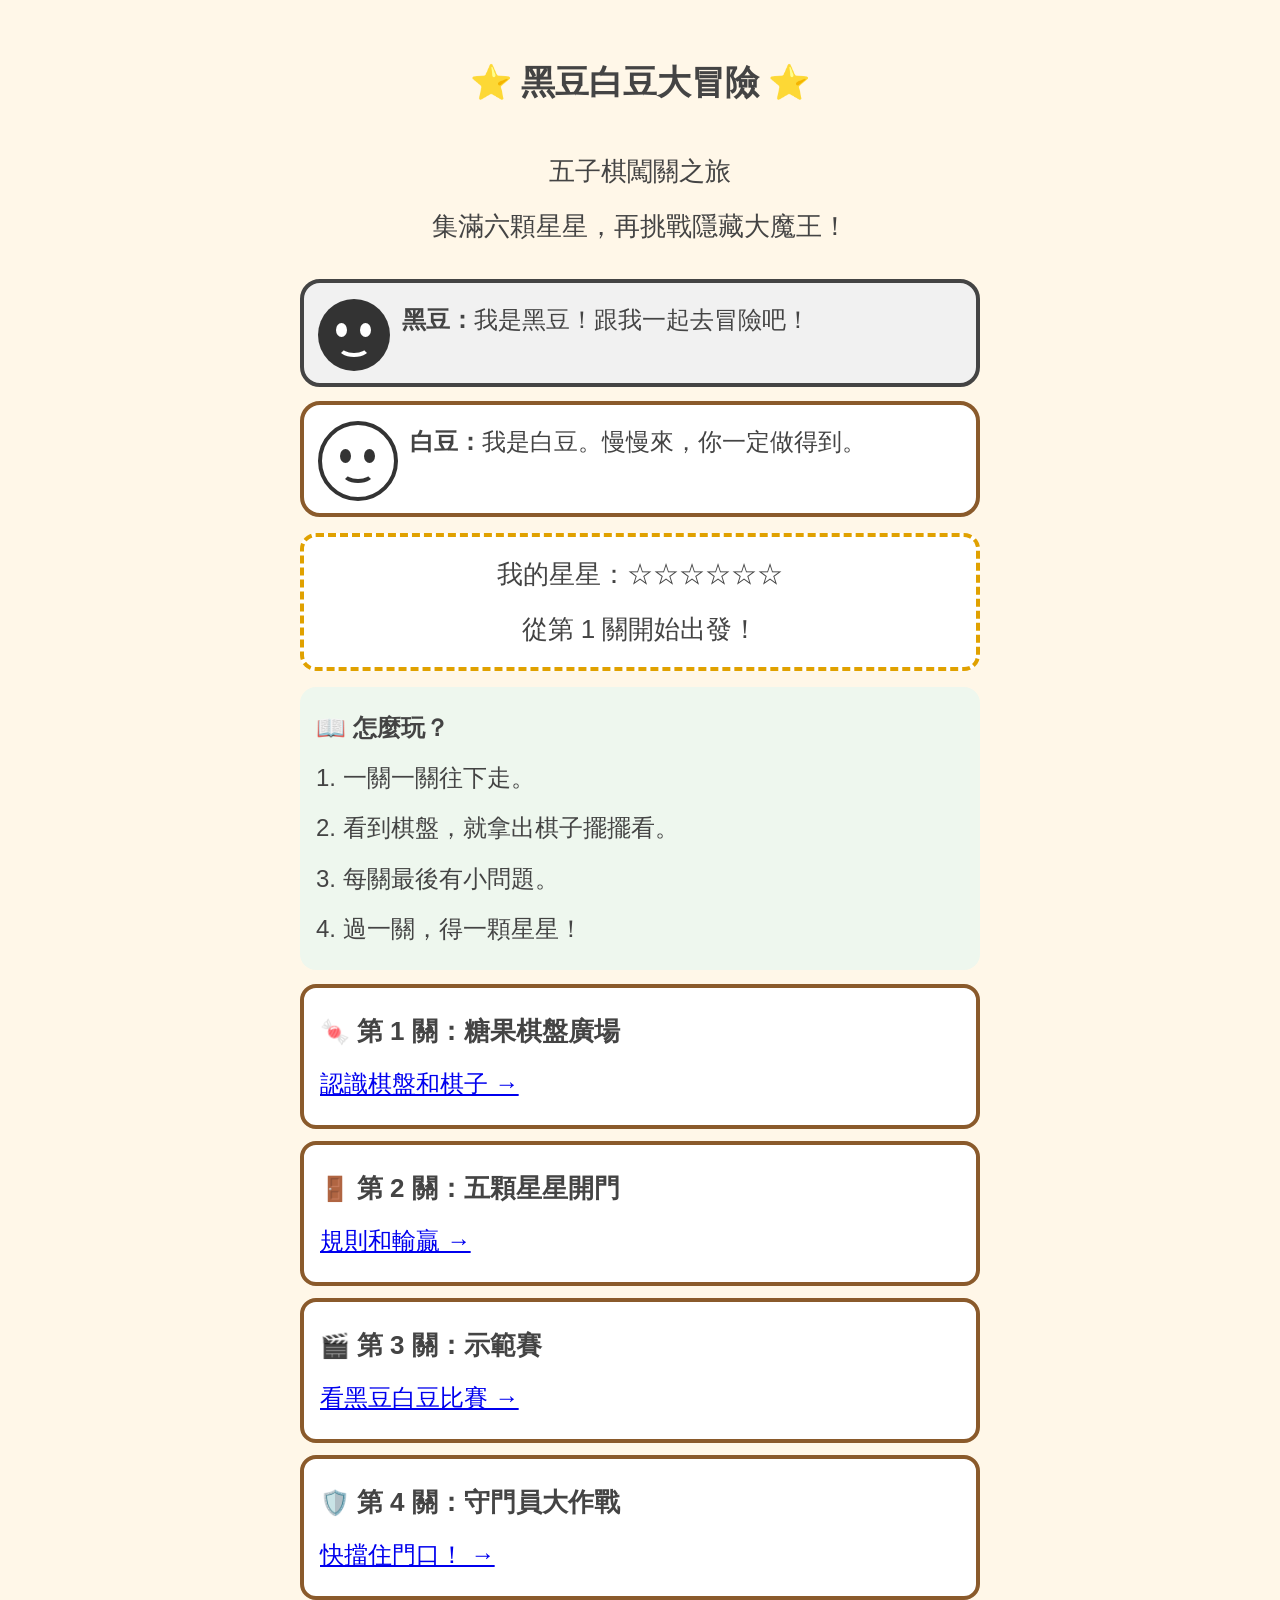
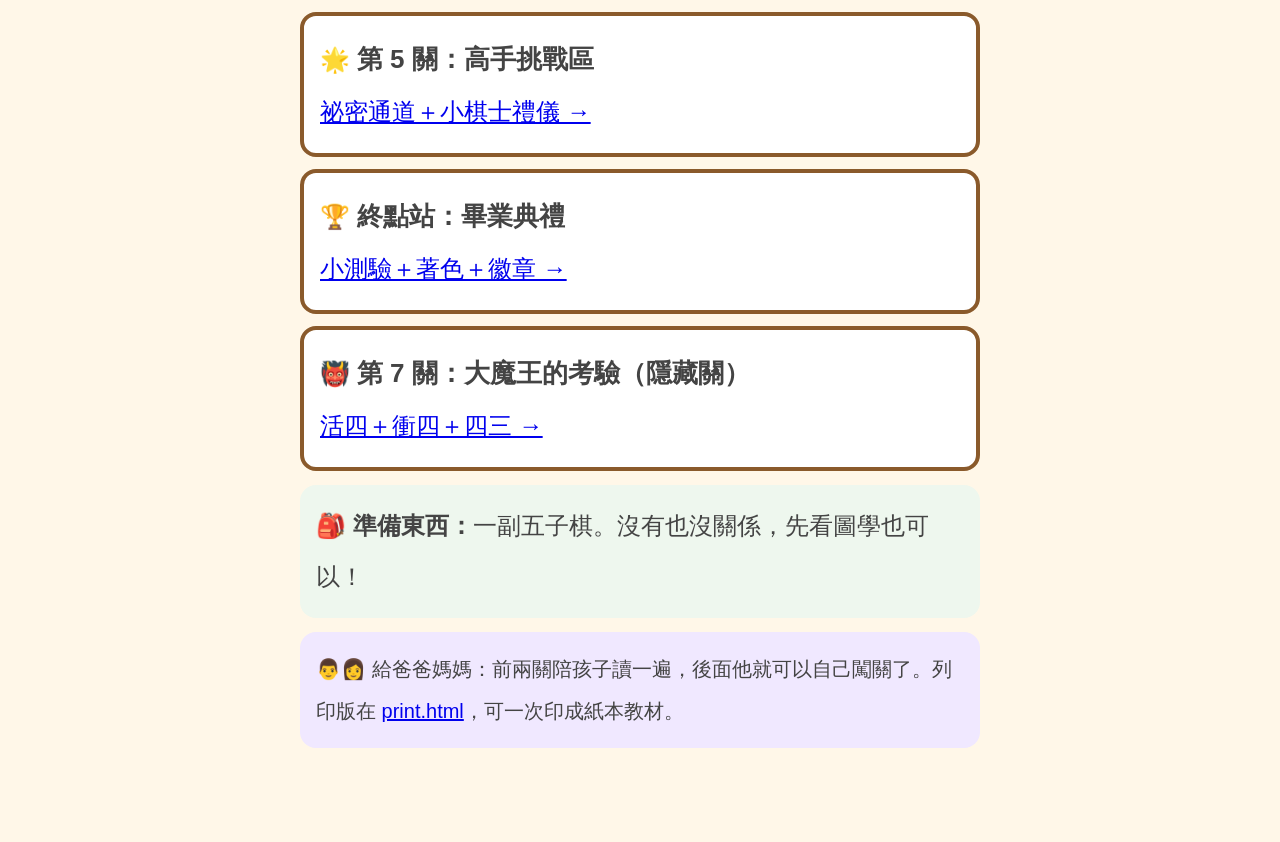
<file: index.html>
<!DOCTYPE html>
<html lang="zh-Hant">
<head>
<meta charset="UTF-8">
<meta http-equiv="refresh" content="0; url=gomoku-kids/">
<title>黑豆白豆大冒險｜五子棋闖關之旅</title>
</head>
<body>
<p>前往 <a href="gomoku-kids/">黑豆白豆大冒險：五子棋闖關之旅</a>…</p>
</body>
</html>
</file>
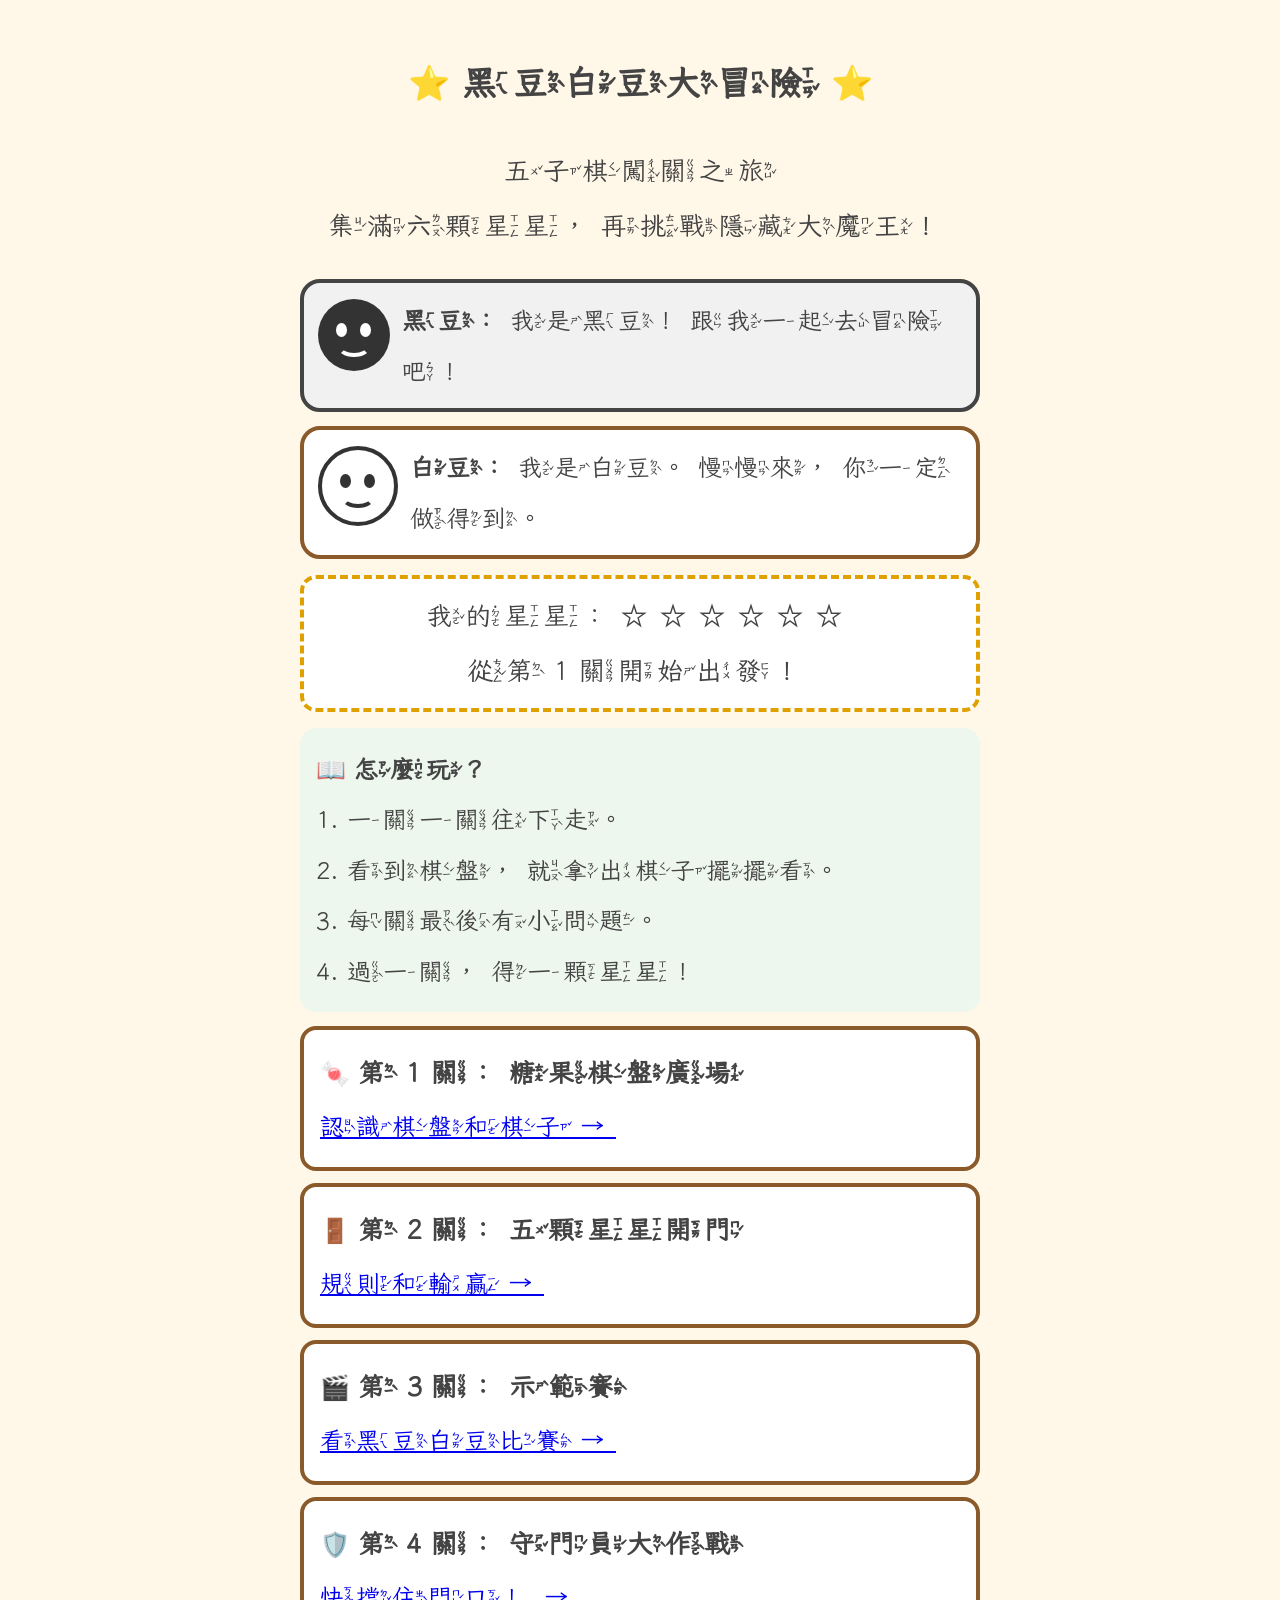
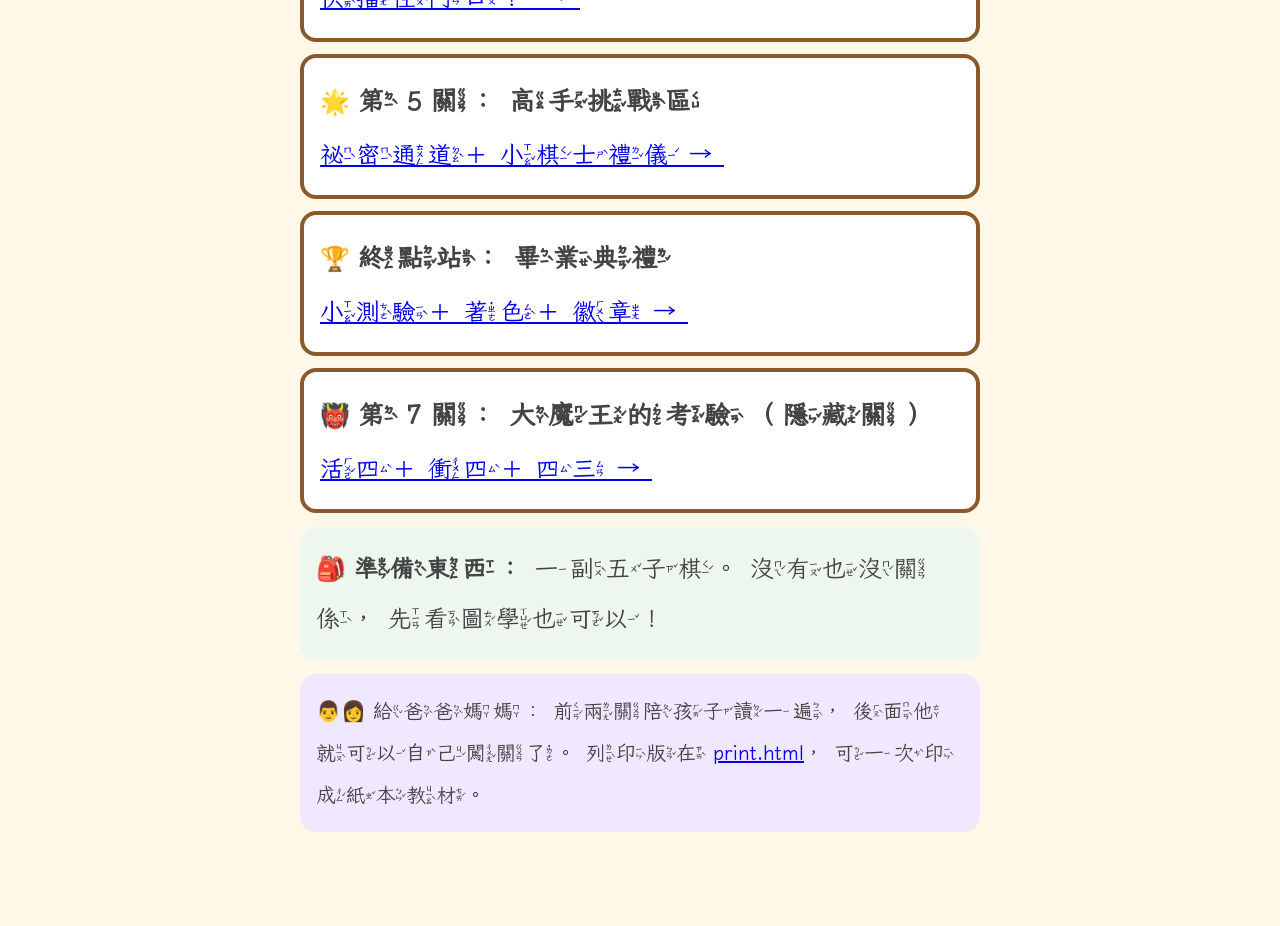
<file: gomoku-kids/index.html>
<!DOCTYPE html>
<html lang="zh-Hant">
<head>
<meta charset="UTF-8">
<meta name="viewport" content="width=device-width, initial-scale=1.0">
<title>黑豆白豆大冒險｜五子棋闖關之旅</title>
<link rel="stylesheet" href="../assets/kids-font.css">
<link rel="stylesheet" href="../assets/kids-story.css">
</head>
<body>
<h1>⭐ 黑豆白豆大冒險 ⭐</h1>
<p class="caption" style="font-size:26px">五子棋闖關之旅<br>集滿六顆星星，再挑戰隱藏大魔王！</p>

<div class="dlg black">
<span class="bean bk"><span class="eye"></span><span class="mouth"></span></span>
<p><b>黑豆：</b>我是黑豆！跟我一起去冒險吧！</p>
</div>
<div class="dlg white">
<span class="bean wh"><span class="eye"></span><span class="mouth"></span></span>
<p><b>白豆：</b>我是白豆。慢慢來，你一定做得到。</p>
</div>

<div class="progress">我的星星：☆☆☆☆☆☆<br>從第 1 關開始出發！</div>

<div class="tip">📖 <b>怎麼玩？</b><br>
1. 一關一關往下走。<br>
2. 看到棋盤，就拿出棋子擺擺看。<br>
3. 每關最後有小問題。<br>
4. 過一關，得一顆星星！</div>

<div class="card" style="margin-bottom:12px">🍬 <b>第 1 關：糖果棋盤廣場</b><br><a href="01-board.html">認識棋盤和棋子 →</a></div>
<div class="card" style="margin-bottom:12px">🚪 <b>第 2 關：五顆星星開門</b><br><a href="02-rules.html">規則和輸贏 →</a></div>
<div class="card" style="margin-bottom:12px">🎬 <b>第 3 關：示範賽</b><br><a href="03-first-game.html">看黑豆白豆比賽 →</a></div>
<div class="card" style="margin-bottom:12px">🛡️ <b>第 4 關：守門員大作戰</b><br><a href="04-guard.html">快擋住門口！ →</a></div>
<div class="card" style="margin-bottom:12px">🌟 <b>第 5 關：高手挑戰區</b><br><a href="05-master.html">祕密通道＋小棋士禮儀 →</a></div>
<div class="card" style="margin-bottom:12px">🏆 <b>終點站：畢業典禮</b><br><a href="06-finale.html">小測驗＋著色＋徽章 →</a></div>
<div class="card" style="margin-bottom:12px">👹 <b>第 7 關：大魔王的考驗（隱藏關）</b><br><a href="07-boss.html">活四＋衝四＋四三 →</a></div>

<div class="tip">🎒 <b>準備東西：</b>一副五子棋。沒有也沒關係，先看圖學也可以！</div>
<div class="forparent">👨👩 給爸爸媽媽：前兩關陪孩子讀一遍，後面他就可以自己闖關了。列印版在 <a href="print.html">print.html</a>，可一次印成紙本教材。</div>
</body>
</html>
</file>
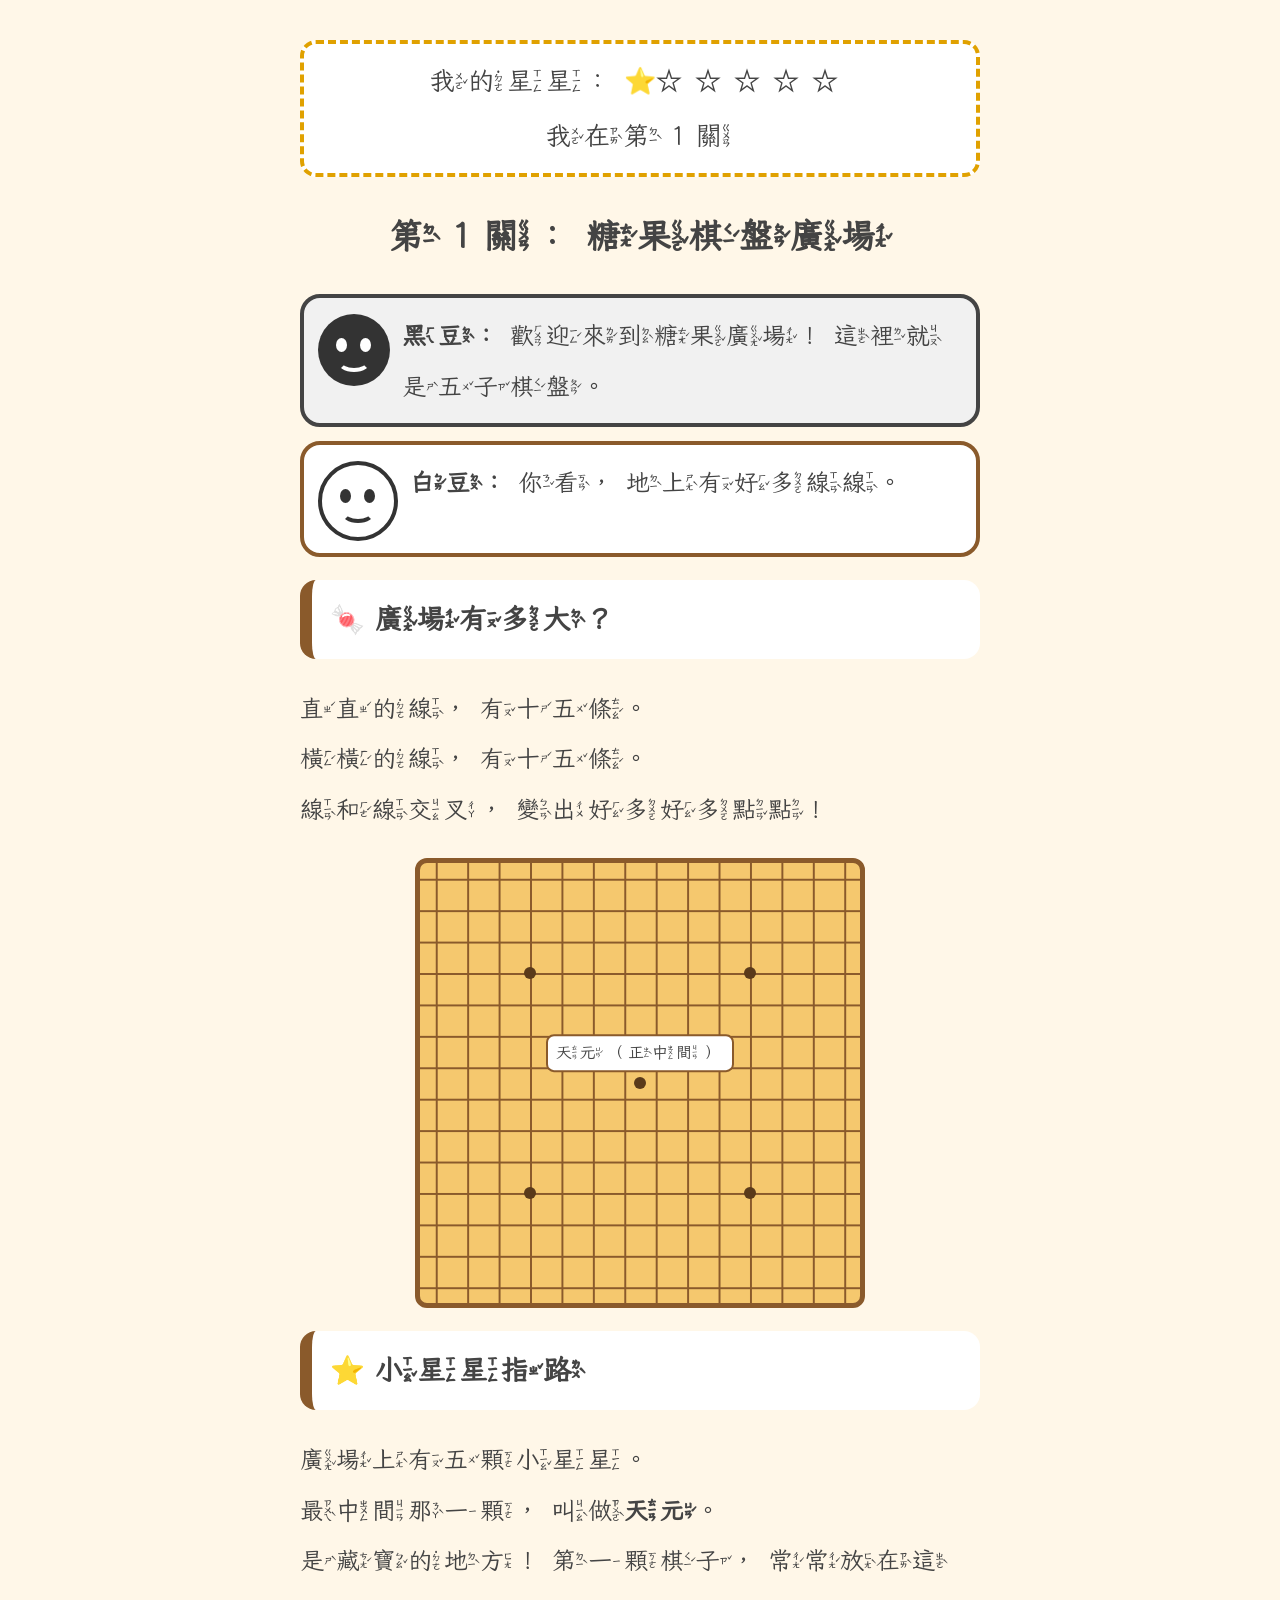
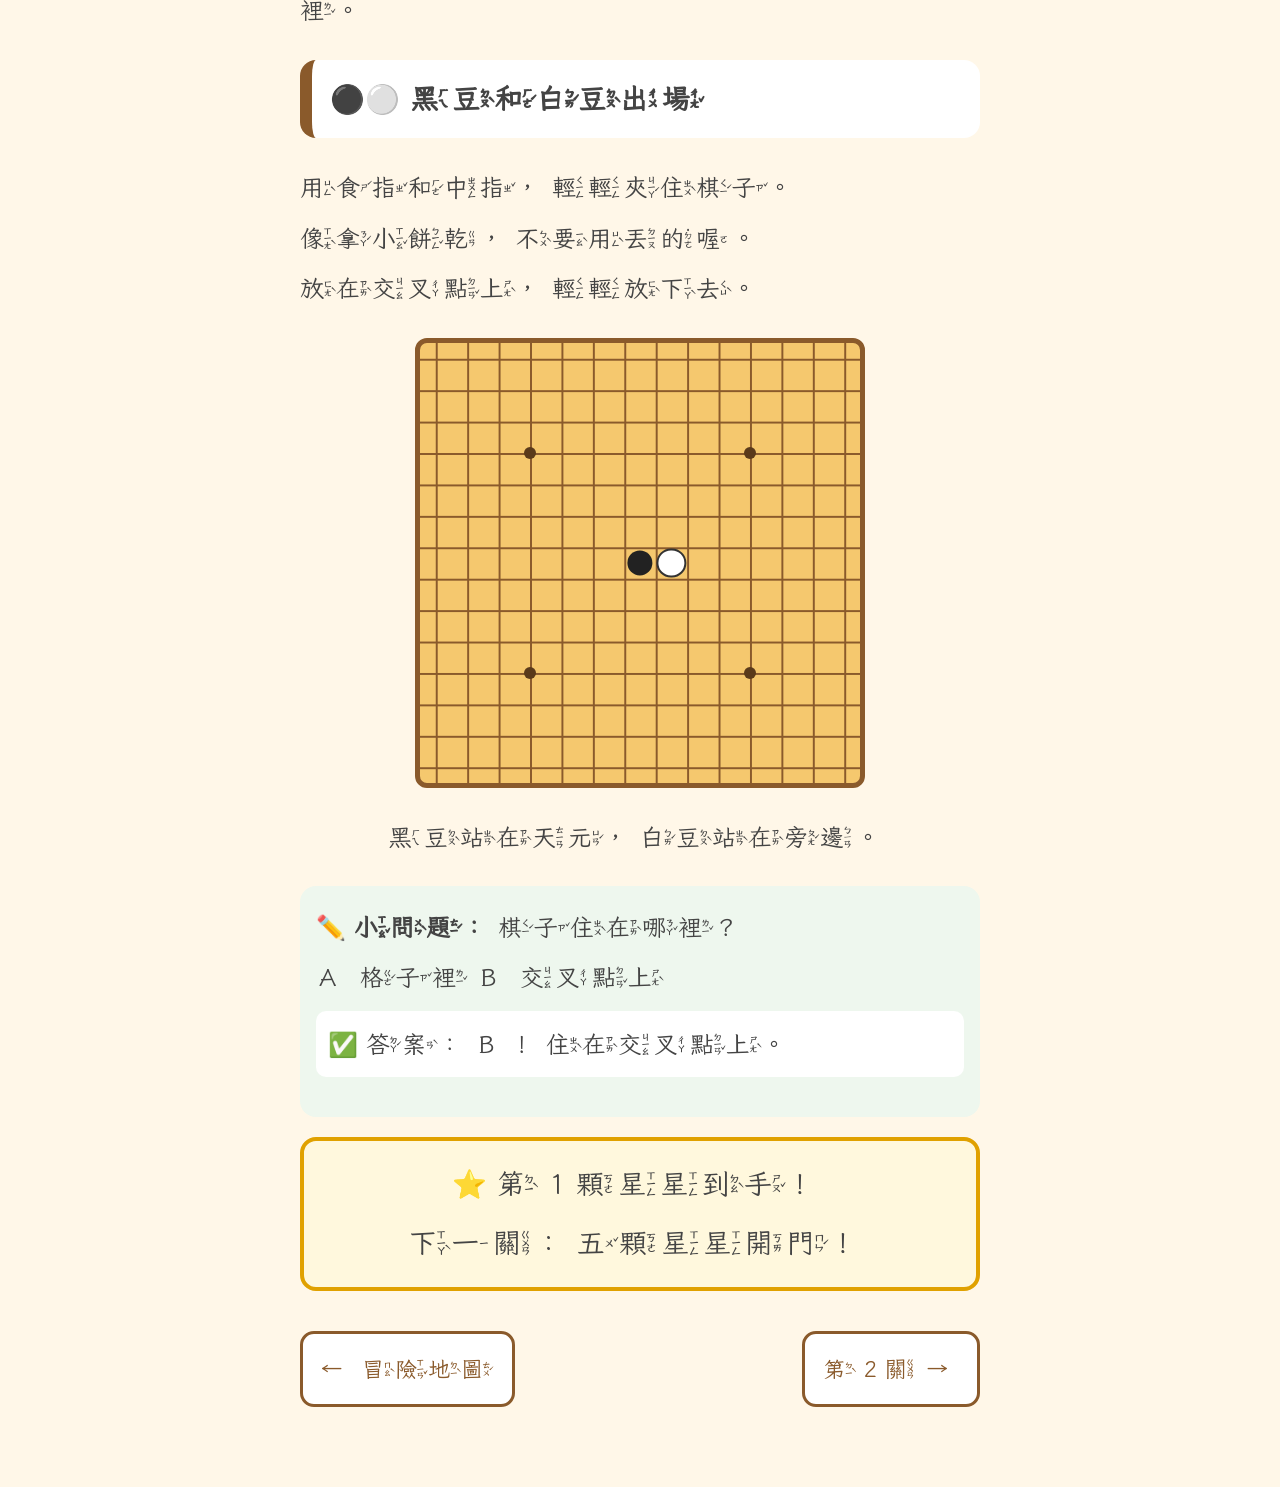
<file: gomoku-kids/01-board.html>
<!DOCTYPE html>
<html lang="zh-Hant">
<head>
<meta charset="UTF-8">
<meta name="viewport" content="width=device-width, initial-scale=1.0">
<title>第 1 關｜糖果棋盤廣場</title>
<link rel="stylesheet" href="../assets/kids-font.css">
<link rel="stylesheet" href="../assets/kids-story.css">
</head>
<body>
<div class="progress">我的星星：⭐☆☆☆☆☆<br>我在第 1 關</div>
<h1>第 1 關：糖果棋盤廣場</h1>

<div class="dlg black">
<span class="bean bk"><span class="eye"></span><span class="mouth"></span></span>
<p><b>黑豆：</b>歡迎來到糖果廣場！這裡就是五子棋盤。</p>
</div>
<div class="dlg white">
<span class="bean wh"><span class="eye"></span><span class="mouth"></span></span>
<p><b>白豆：</b>你看，地上有好多線線。</p>
</div>

<h2>🍬 廣場有多大？</h2>
<p>直直的線，有十五條。<br>
橫橫的線，有十五條。<br>
線和線交叉，變出好多好多點點！</p>
<div class="board">
<span class="star" style="left:25%;top:25%"></span>
<span class="star" style="left:75%;top:25%"></span>
<span class="star" style="left:25%;top:75%"></span>
<span class="star" style="left:75%;top:75%"></span>
<span class="star" style="left:50%;top:50%"></span>
<span class="tag" style="left:50%;top:50%">天元（正中間）</span>
</div>

<h2>⭐ 小星星指路</h2>
<p>廣場上有五顆小星星。<br>
最中間那一顆，叫做<b>天元</b>。<br>
是藏寶的地方！第一顆棋子，常常放在這裡。</p>

<h2>⚫⚪ 黑豆和白豆出場</h2>
<p>用食指和中指，輕輕夾住棋子。<br>
像拿小餅乾，不要用丟的喔。<br>
放在交叉點上，輕輕放下去。</p>
<div class="board">
<span class="star" style="left:25%;top:25%"></span>
<span class="star" style="left:75%;top:25%"></span>
<span class="star" style="left:25%;top:75%"></span>
<span class="star" style="left:75%;top:75%"></span>
<span class="star" style="left:50%;top:50%"></span>
<span class="stone black" style="left:50%;top:50%"></span>
<span class="stone white" style="left:57.14%;top:50%"></span>
</div>
<p class="caption">黑豆站在天元，白豆站在旁邊。</p>

<div class="quiz">✏️ <b>小問題：</b>棋子住在哪裡？<br>Ａ 格子裡 Ｂ 交叉點上
<p class="answer">✅ 答案：Ｂ！住在交叉點上。</p>
</div>

<div class="star-get">⭐ 第 1 顆星星到手！<br>下一關：五顆星星開門！</div>

<nav><a href="index.html">← 冒險地圖</a><a href="02-rules.html">第 2 關 →</a></nav>
</body>
</html>
</file>
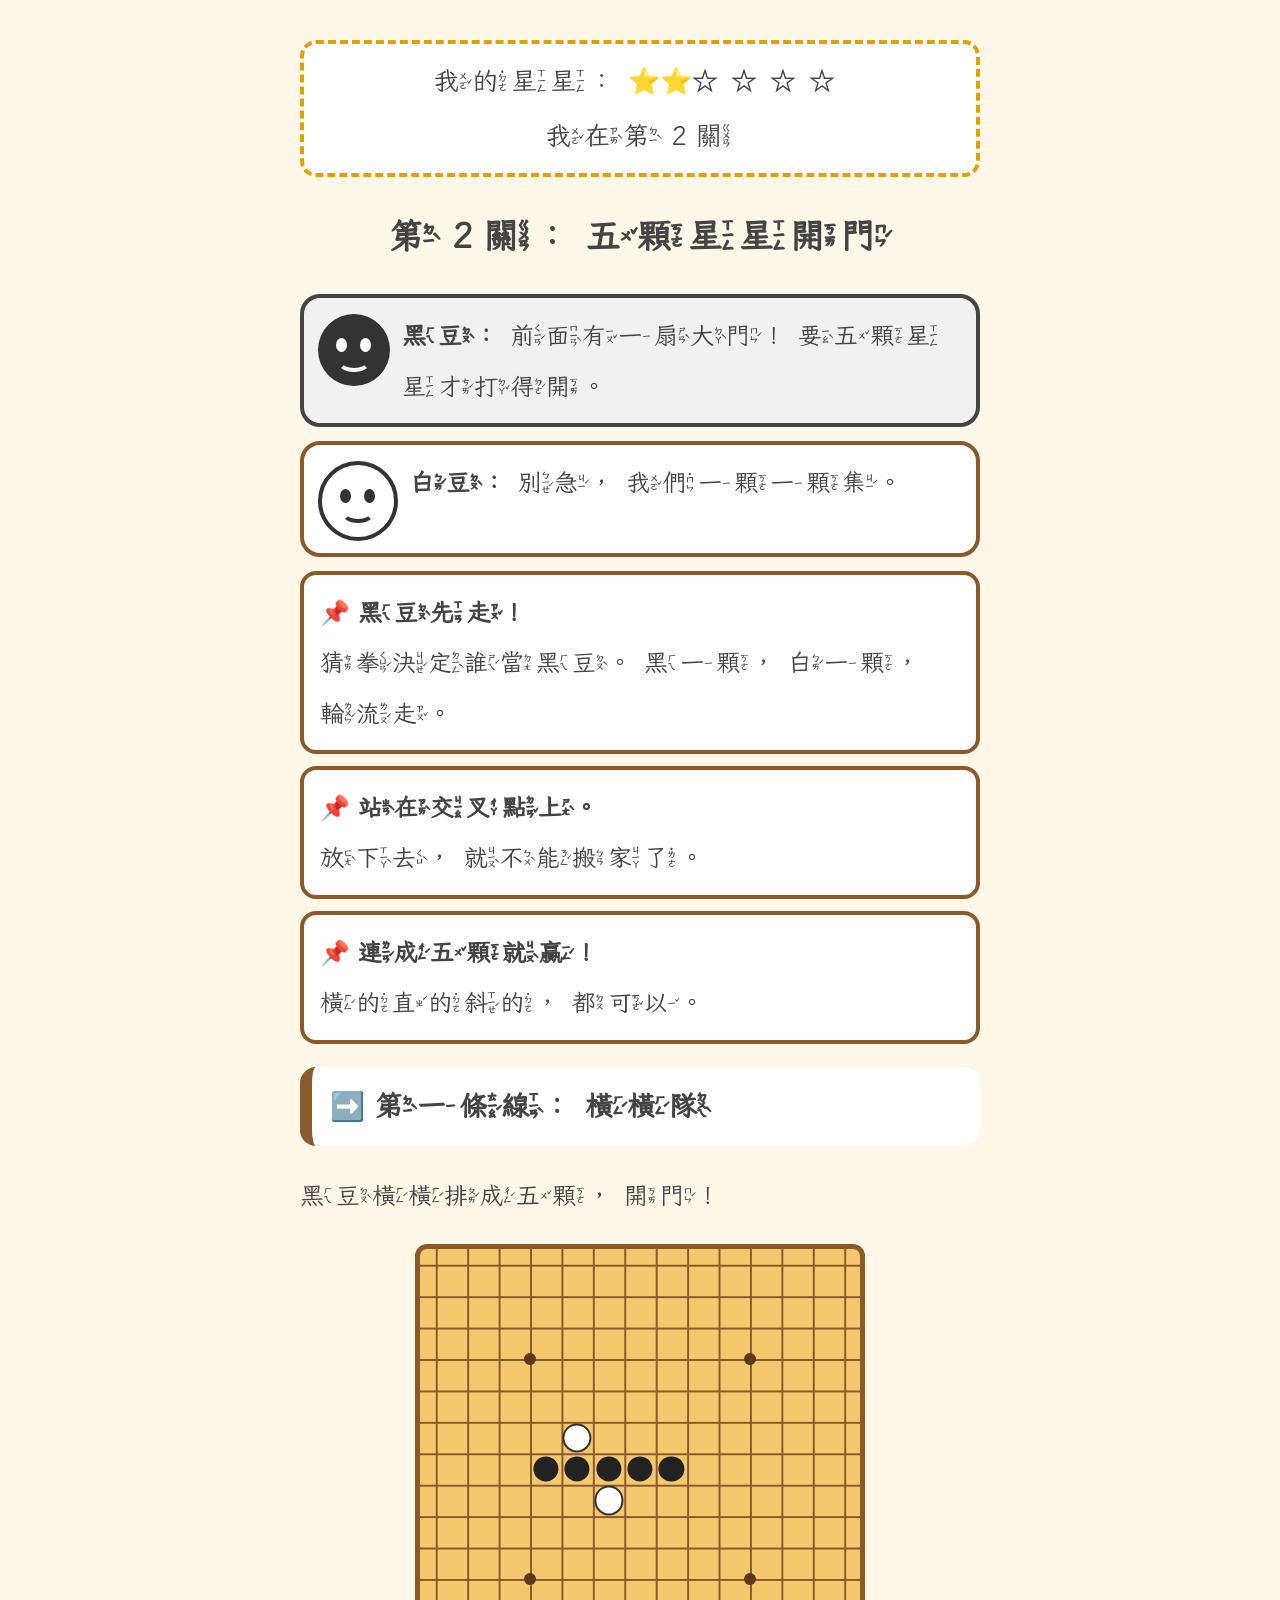
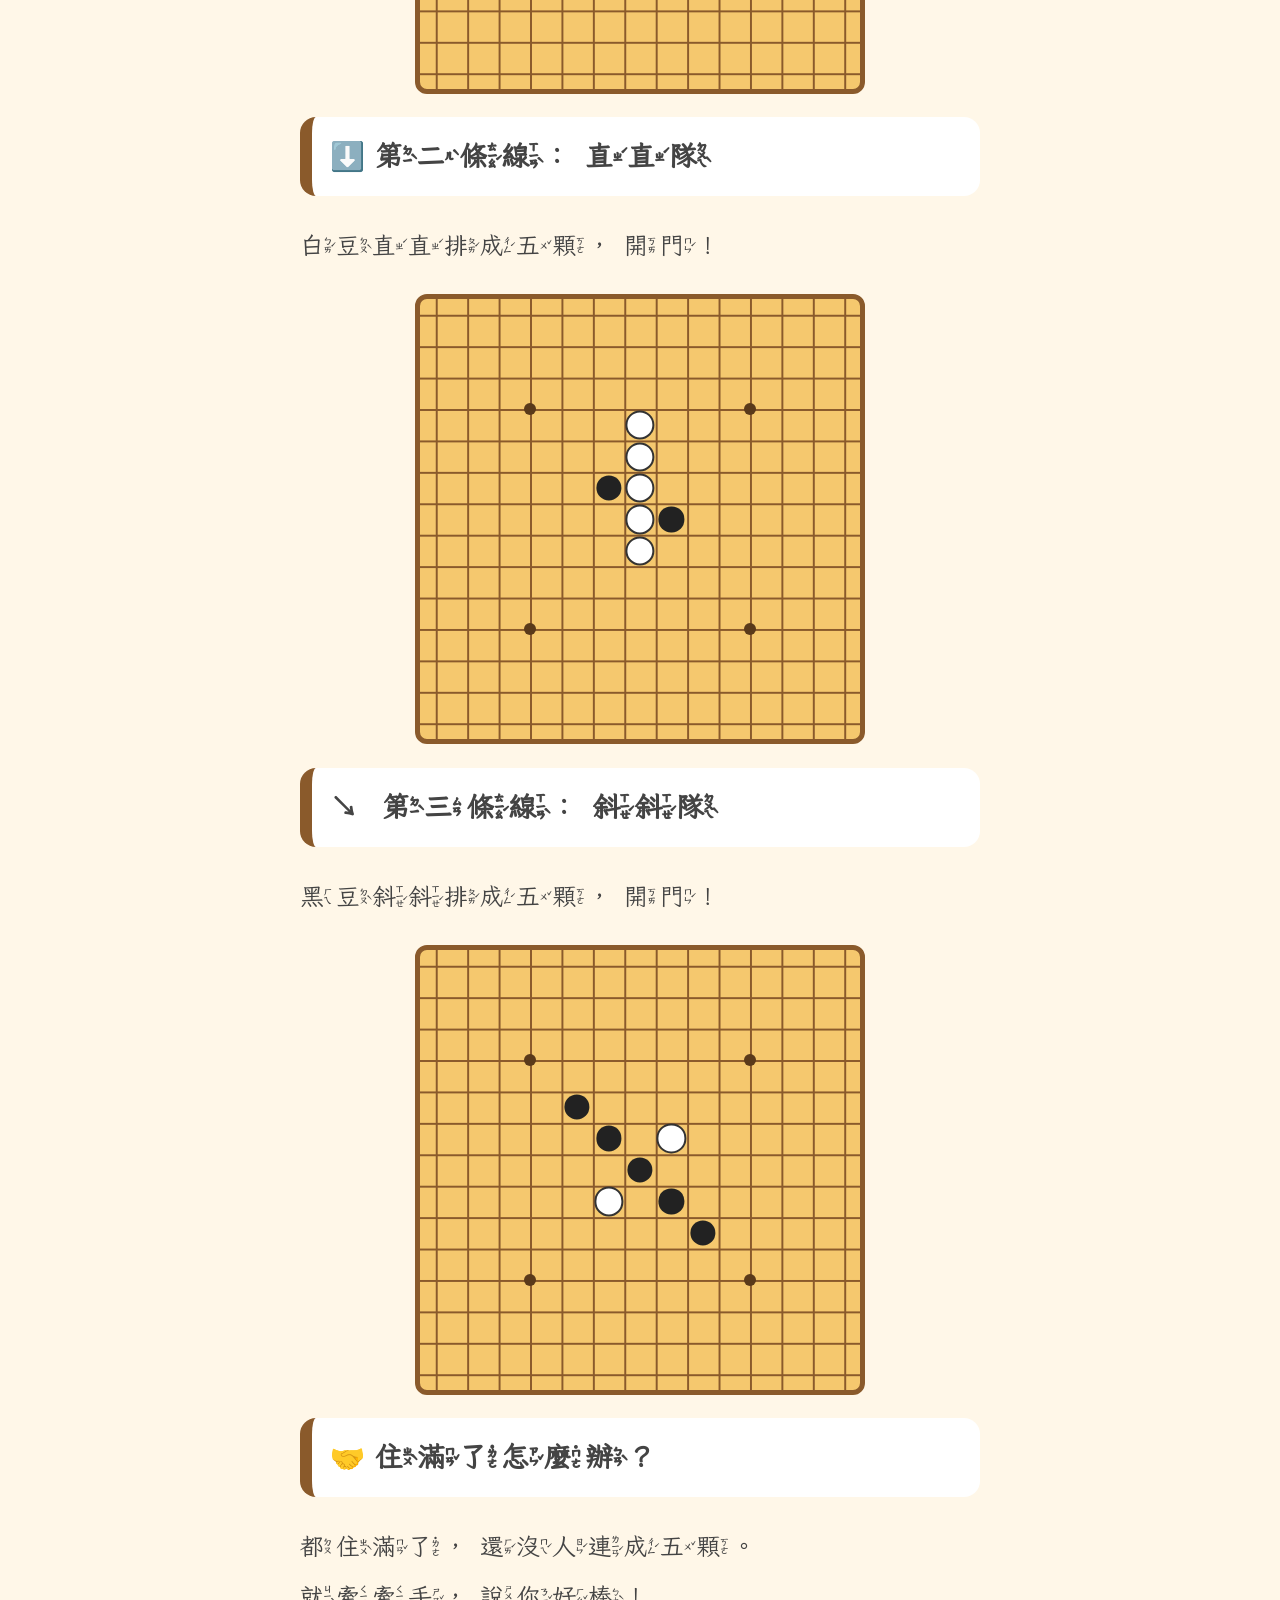
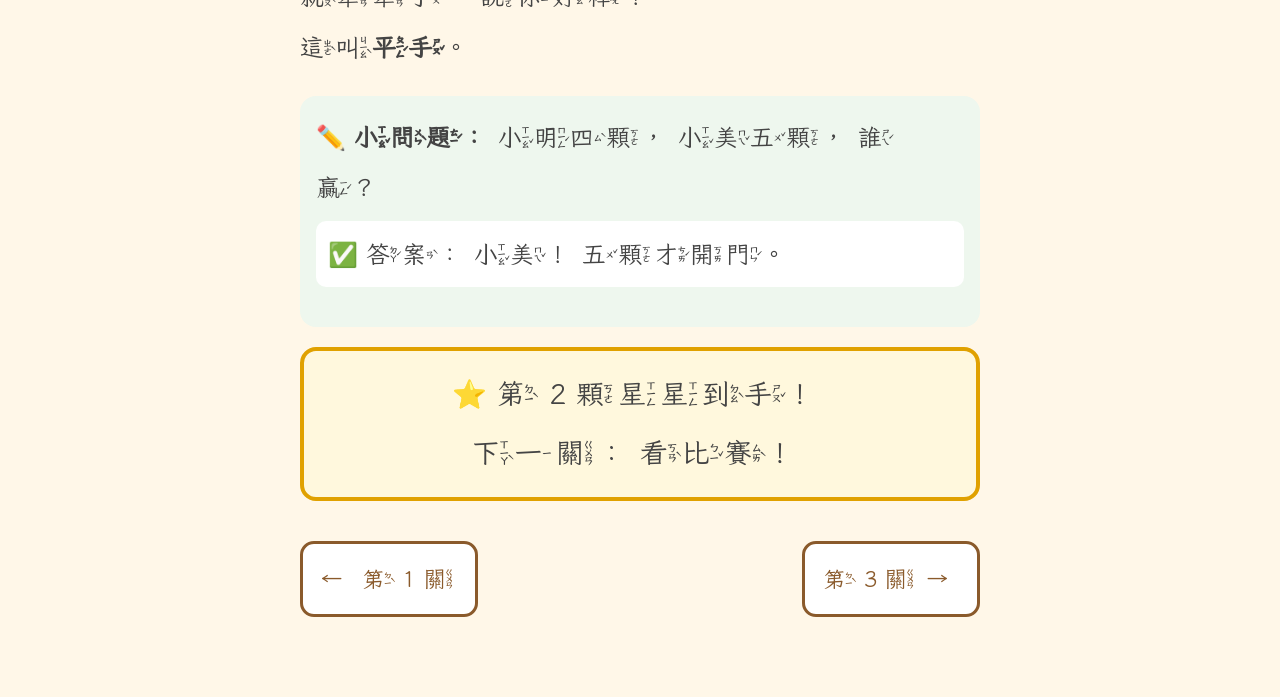
<file: gomoku-kids/02-rules.html>
<!DOCTYPE html>
<html lang="zh-Hant">
<head>
<meta charset="UTF-8">
<meta name="viewport" content="width=device-width, initial-scale=1.0">
<title>第 2 關｜五顆星星開門</title>
<link rel="stylesheet" href="../assets/kids-font.css">
<link rel="stylesheet" href="../assets/kids-story.css">
</head>
<body>
<div class="progress">我的星星：⭐⭐☆☆☆☆<br>我在第 2 關</div>
<h1>第 2 關：五顆星星開門</h1>

<div class="dlg black">
<span class="bean bk"><span class="eye"></span><span class="mouth"></span></span>
<p><b>黑豆：</b>前面有一扇大門！要五顆星星才打得開。</p>
</div>
<div class="dlg white">
<span class="bean wh"><span class="eye"></span><span class="mouth"></span></span>
<p><b>白豆：</b>別急，我們一顆一顆集。</p>
</div>

<div class="rule">📌 <b>黑豆先走！</b><br>猜拳決定誰當黑豆。黑一顆，白一顆，輪流走。</div>
<div class="rule">📌 <b>站在交叉點上。</b><br>放下去，就不能搬家了。</div>
<div class="rule">📌 <b>連成五顆就贏！</b><br>橫的直的斜的，都可以。</div>

<h2>➡️ 第一條線：橫橫隊</h2>
<p>黑豆橫橫排成五顆，開門！</p>
<div class="board">
<span class="star" style="left:25%;top:25%"></span><span class="star" style="left:75%;top:25%"></span>
<span class="star" style="left:25%;top:75%"></span><span class="star" style="left:75%;top:75%"></span>
<span class="star" style="left:50%;top:50%"></span>
<span class="stone black" style="left:28.57%;top:50%"></span><span class="stone black" style="left:35.71%;top:50%"></span>
<span class="stone black" style="left:42.86%;top:50%"></span><span class="stone black" style="left:50%;top:50%"></span>
<span class="stone black" style="left:57.14%;top:50%"></span>
<span class="stone white" style="left:35.71%;top:42.86%"></span><span class="stone white" style="left:42.86%;top:57.14%"></span>
</div>

<h2>⬇️ 第二條線：直直隊</h2>
<p>白豆直直排成五顆，開門！</p>
<div class="board">
<span class="star" style="left:25%;top:25%"></span><span class="star" style="left:75%;top:25%"></span>
<span class="star" style="left:25%;top:75%"></span><span class="star" style="left:75%;top:75%"></span>
<span class="star" style="left:50%;top:50%"></span>
<span class="stone white" style="left:50%;top:28.57%"></span><span class="stone white" style="left:50%;top:35.71%"></span>
<span class="stone white" style="left:50%;top:42.86%"></span><span class="stone white" style="left:50%;top:50%"></span>
<span class="stone white" style="left:50%;top:57.14%"></span>
<span class="stone black" style="left:42.86%;top:42.86%"></span><span class="stone black" style="left:57.14%;top:50%"></span>
</div>

<h2>↘️ 第三條線：斜斜隊</h2>
<p>黑豆斜斜排成五顆，開門！</p>
<div class="board">
<span class="star" style="left:25%;top:25%"></span><span class="star" style="left:75%;top:25%"></span>
<span class="star" style="left:25%;top:75%"></span><span class="star" style="left:75%;top:75%"></span>
<span class="star" style="left:50%;top:50%"></span>
<span class="stone black" style="left:35.71%;top:35.71%"></span><span class="stone black" style="left:42.86%;top:42.86%"></span>
<span class="stone black" style="left:50%;top:50%"></span><span class="stone black" style="left:57.14%;top:57.14%"></span>
<span class="stone black" style="left:64.29%;top:64.29%"></span>
<span class="stone white" style="left:42.86%;top:57.14%"></span><span class="stone white" style="left:57.14%;top:42.86%"></span>
</div>

<h2>🤝 住滿了怎麼辦？</h2>
<p>都住滿了，還沒人連成五顆。<br>
就牽牽手，說你好棒！<br>
這叫<b>平手</b>。</p>

<div class="quiz">✏️ <b>小問題：</b>小明四顆，小美五顆，誰贏？
<p class="answer">✅ 答案：小美！五顆才開門。</p>
</div>

<div class="star-get">⭐ 第 2 顆星星到手！<br>下一關：看比賽！</div>

<nav><a href="01-board.html">← 第 1 關</a><a href="03-first-game.html">第 3 關 →</a></nav>
</body>
</html>
</file>
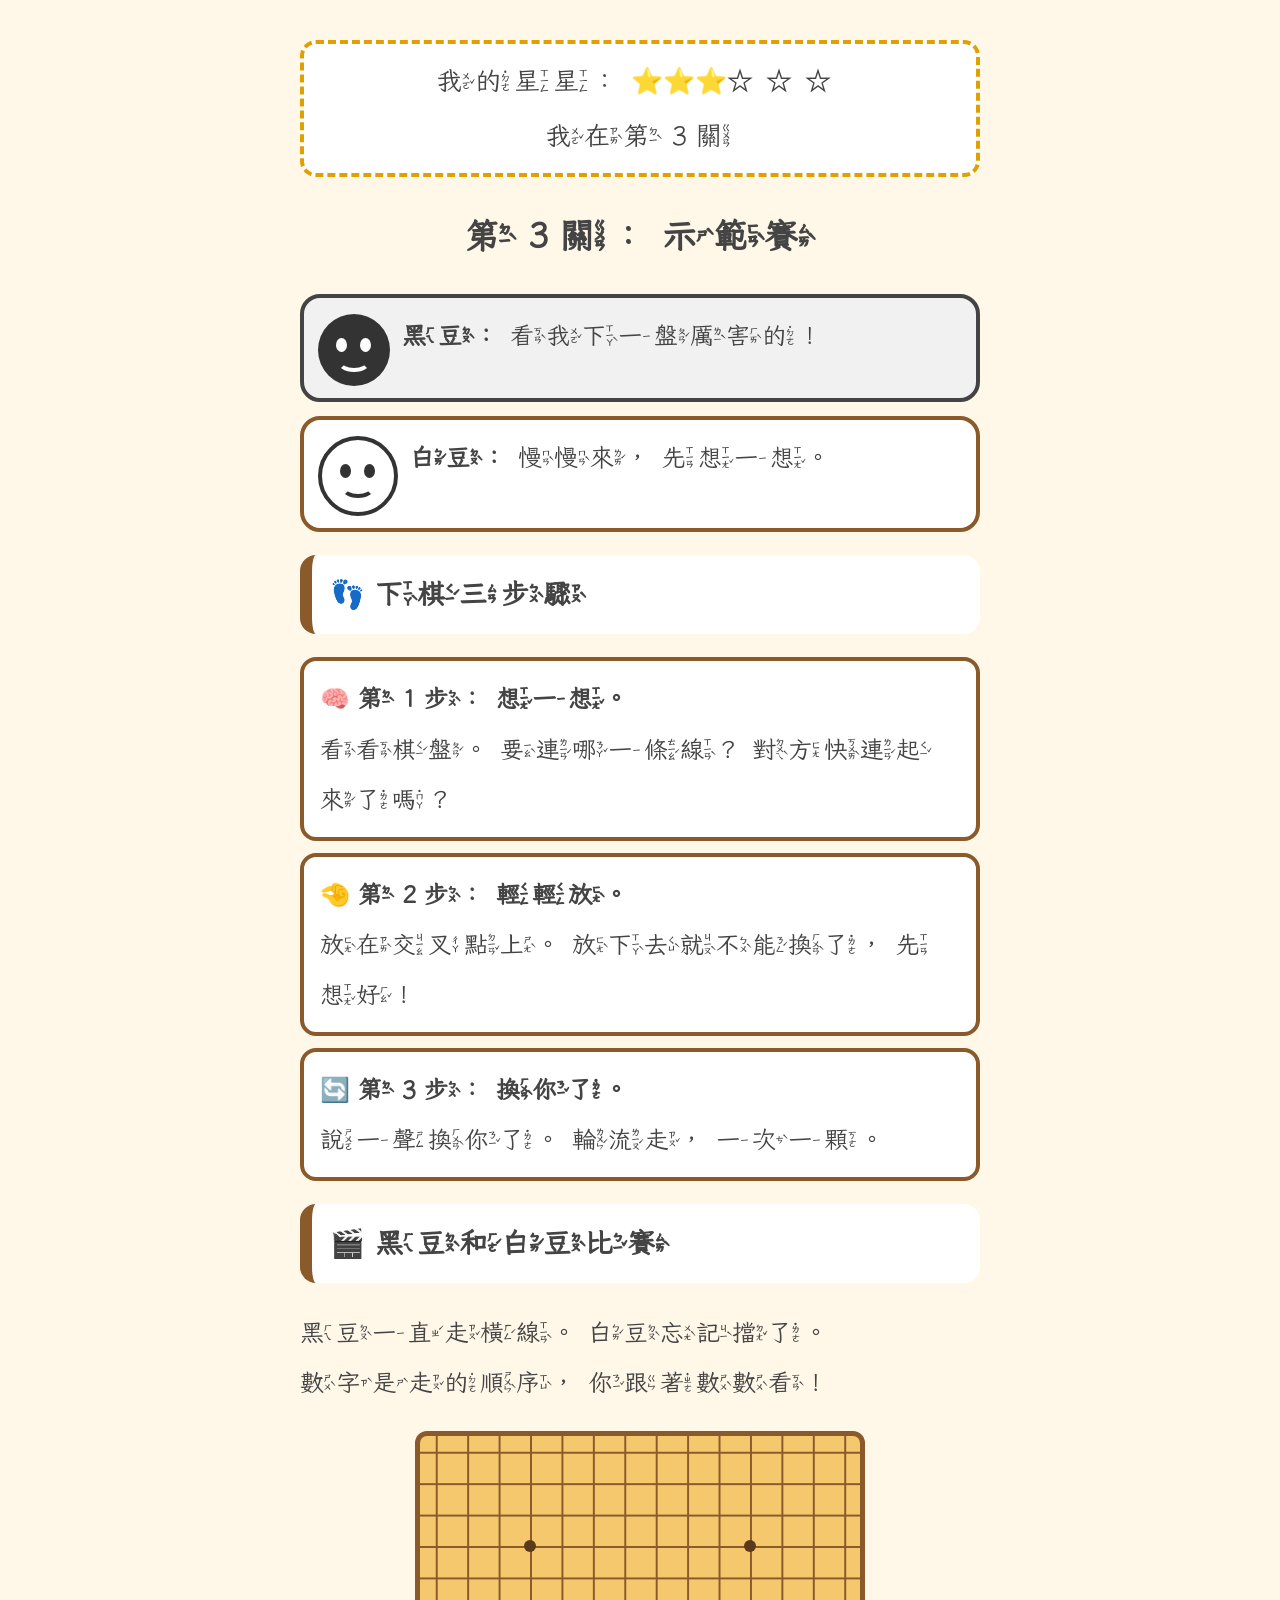
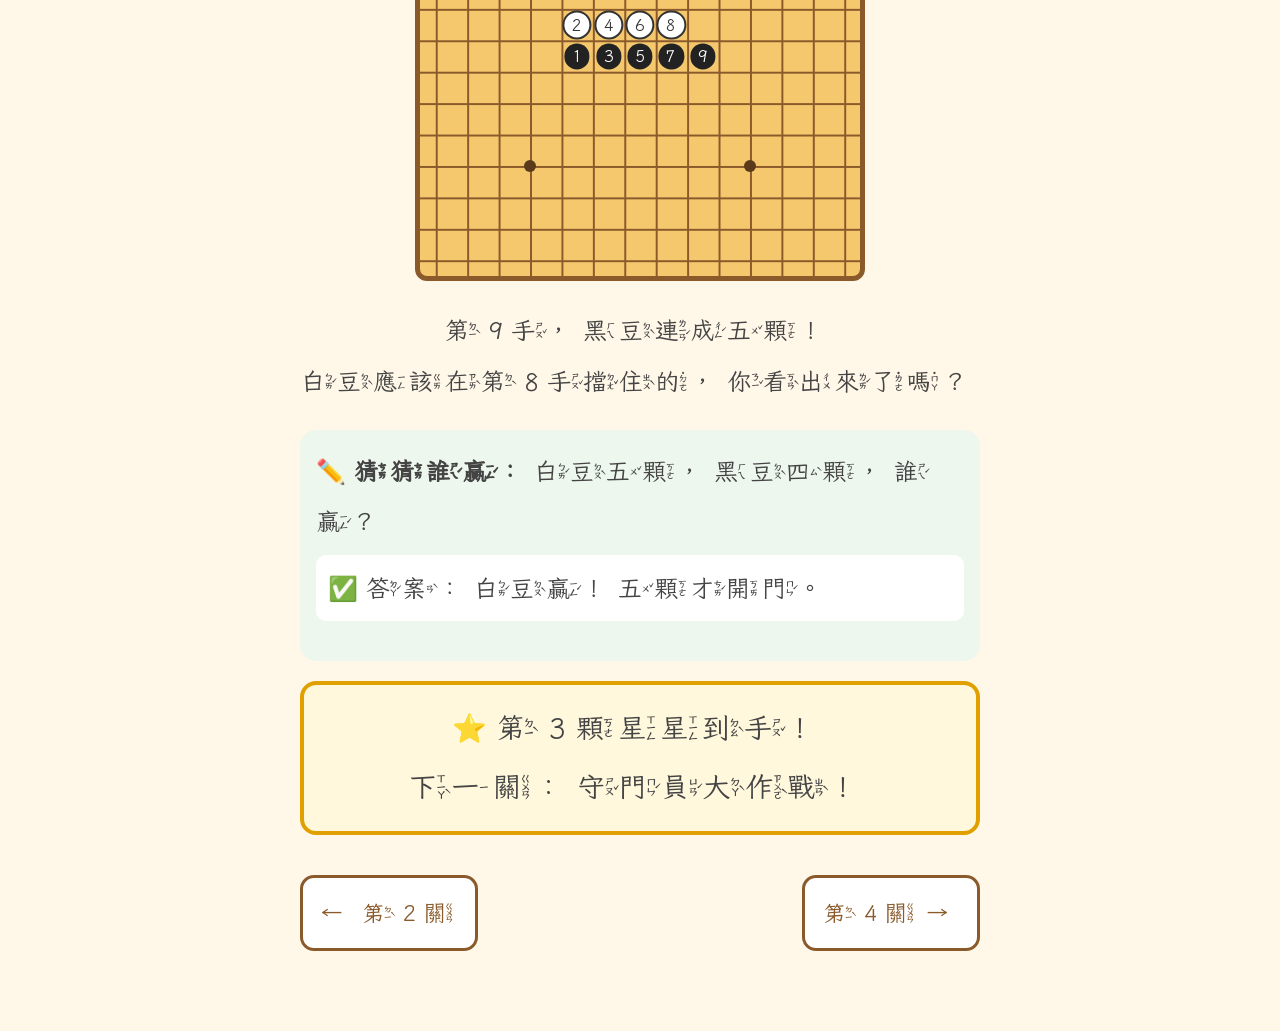
<file: gomoku-kids/03-first-game.html>
<!DOCTYPE html>
<html lang="zh-Hant">
<head>
<meta charset="UTF-8">
<meta name="viewport" content="width=device-width, initial-scale=1.0">
<title>第 3 關｜示範賽</title>
<link rel="stylesheet" href="../assets/kids-font.css">
<link rel="stylesheet" href="../assets/kids-story.css">
</head>
<body>
<div class="progress">我的星星：⭐⭐⭐☆☆☆<br>我在第 3 關</div>
<h1>第 3 關：示範賽</h1>

<div class="dlg black">
<span class="bean bk"><span class="eye"></span><span class="mouth"></span></span>
<p><b>黑豆：</b>看我下一盤厲害的！</p>
</div>
<div class="dlg white">
<span class="bean wh"><span class="eye"></span><span class="mouth"></span></span>
<p><b>白豆：</b>慢慢來，先想一想。</p>
</div>

<h2>👣 下棋三步驟</h2>
<div class="step">🧠 <b>第 1 步：想一想。</b><br>看看棋盤。要連哪一條線？對方快連起來了嗎？</div>
<div class="step">🤏 <b>第 2 步：輕輕放。</b><br>放在交叉點上。放下去就不能換了，先想好！</div>
<div class="step">🔄 <b>第 3 步：換你了。</b><br>說一聲換你了。輪流走，一次一顆。</div>

<h2>🎬 黑豆和白豆比賽</h2>
<p>黑豆一直走橫線。白豆忘記擋了。<br>
數字是走的順序，你跟著數數看！</p>
<div class="board">
<span class="star" style="left:25%;top:25%"></span><span class="star" style="left:75%;top:25%"></span>
<span class="star" style="left:25%;top:75%"></span><span class="star" style="left:75%;top:75%"></span>
<span class="star" style="left:50%;top:50%"></span>
<span class="stone black" style="left:35.71%;top:50%">1</span>
<span class="stone white" style="left:35.71%;top:42.86%">2</span>
<span class="stone black" style="left:42.86%;top:50%">3</span>
<span class="stone white" style="left:42.86%;top:42.86%">4</span>
<span class="stone black" style="left:50%;top:50%">5</span>
<span class="stone white" style="left:50%;top:42.86%">6</span>
<span class="stone black" style="left:57.14%;top:50%">7</span>
<span class="stone white" style="left:57.14%;top:42.86%">8</span>
<span class="stone black" style="left:64.29%;top:50%">9</span>
</div>
<p class="caption">第 9 手，黑豆連成五顆！<br>白豆應該在第 8 手擋住的，你看出來了嗎？</p>

<div class="quiz">✏️ <b>猜猜誰贏：</b>白豆五顆，黑豆四顆，誰贏？
<p class="answer">✅ 答案：白豆贏！五顆才開門。</p>
</div>

<div class="star-get">⭐ 第 3 顆星星到手！<br>下一關：守門員大作戰！</div>

<nav><a href="02-rules.html">← 第 2 關</a><a href="04-guard.html">第 4 關 →</a></nav>
</body>
</html>
</file>
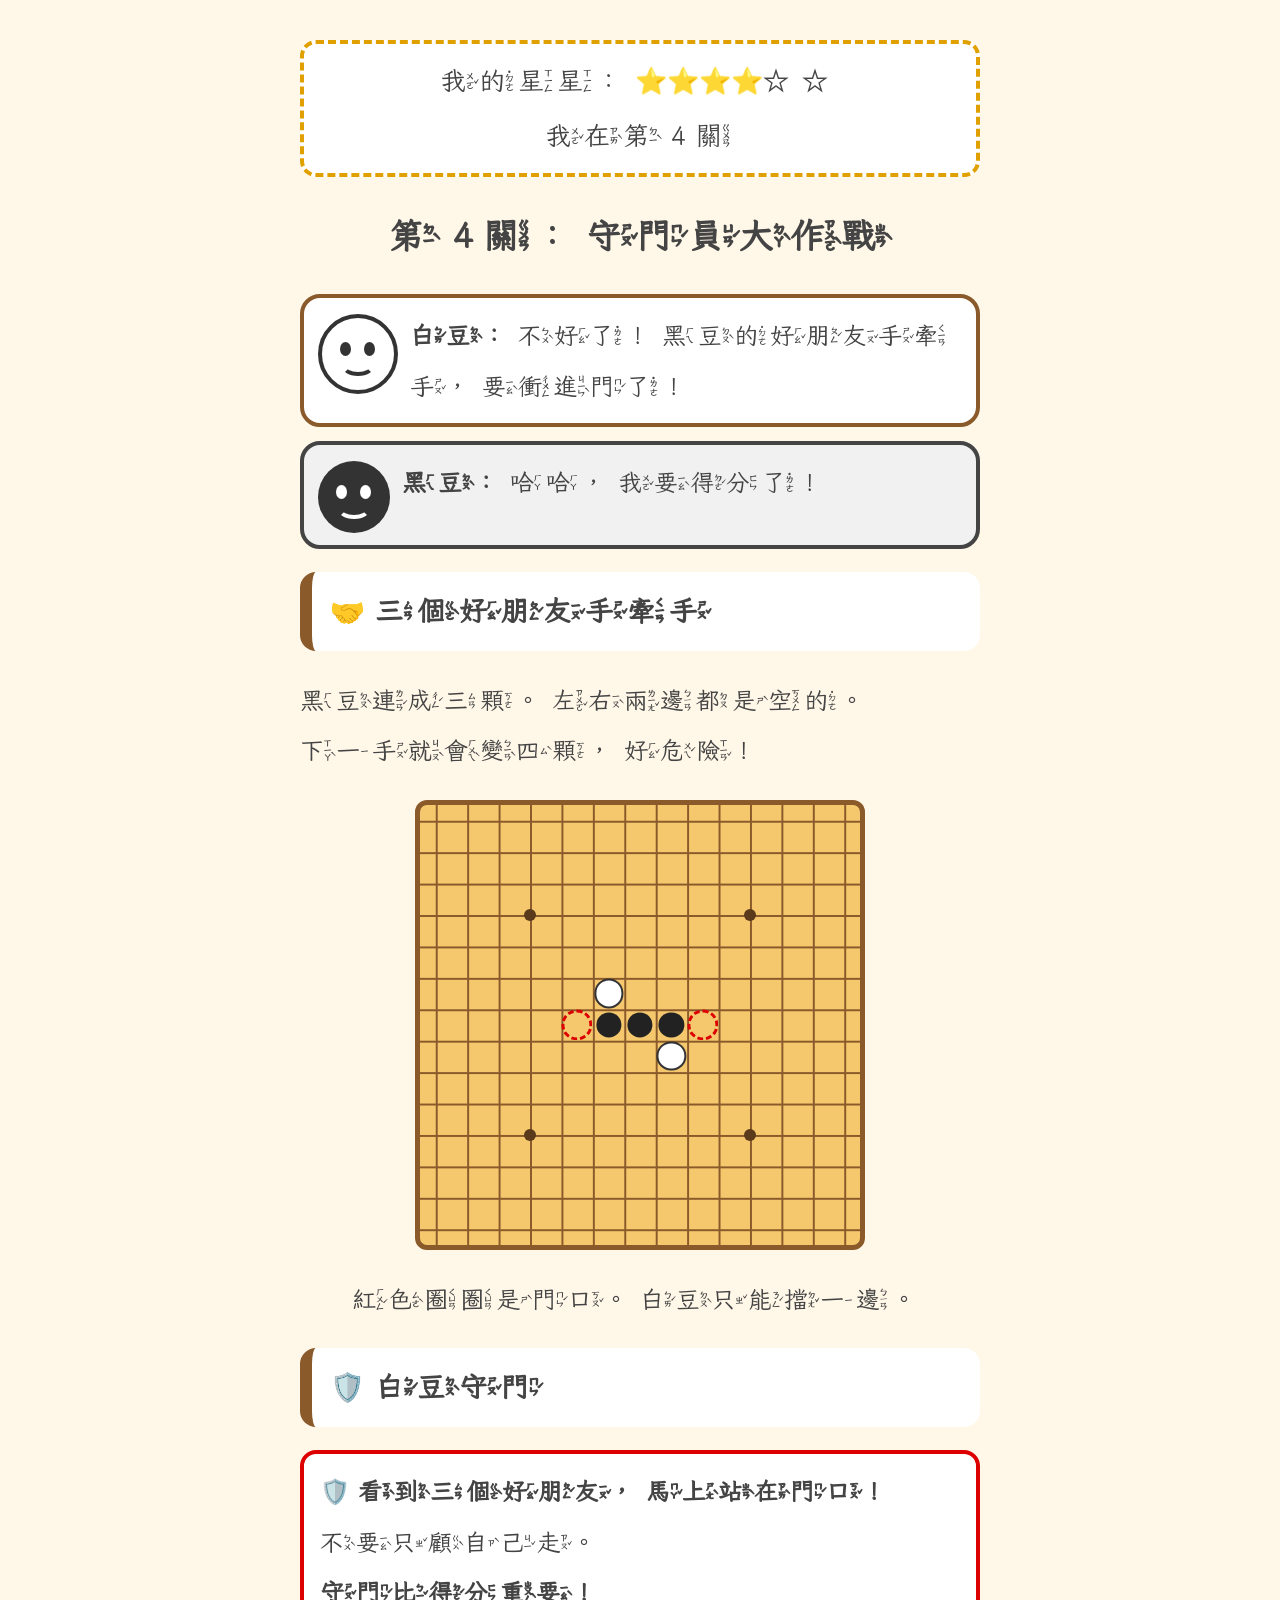
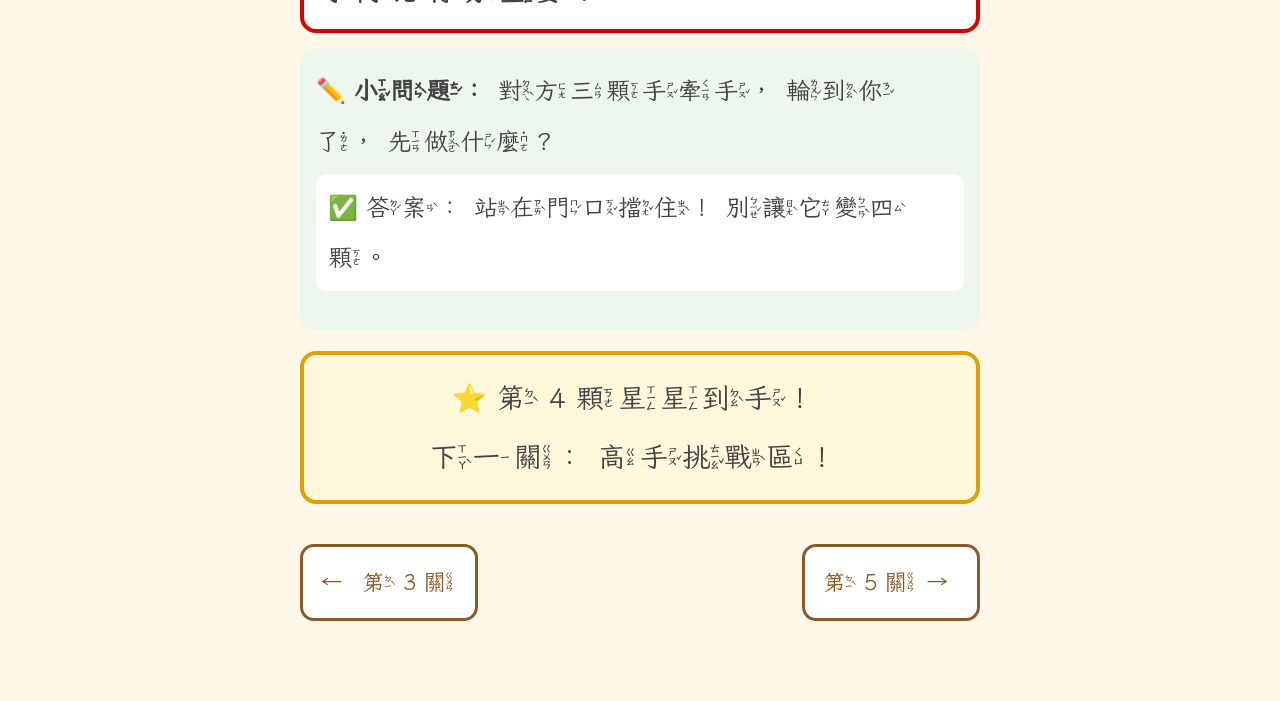
<file: gomoku-kids/04-guard.html>
<!DOCTYPE html>
<html lang="zh-Hant">
<head>
<meta charset="UTF-8">
<meta name="viewport" content="width=device-width, initial-scale=1.0">
<title>第 4 關｜守門員大作戰</title>
<link rel="stylesheet" href="../assets/kids-font.css">
<link rel="stylesheet" href="../assets/kids-story.css">
</head>
<body>
<div class="progress">我的星星：⭐⭐⭐⭐☆☆<br>我在第 4 關</div>
<h1>第 4 關：守門員大作戰</h1>

<div class="dlg white">
<span class="bean wh"><span class="eye"></span><span class="mouth"></span></span>
<p><b>白豆：</b>不好了！黑豆的好朋友手牽手，要衝進門了！</p>
</div>
<div class="dlg black">
<span class="bean bk"><span class="eye"></span><span class="mouth"></span></span>
<p><b>黑豆：</b>哈哈，我要得分了！</p>
</div>

<h2>🤝 三個好朋友手牽手</h2>
<p>黑豆連成三顆。左右兩邊都是空的。<br>
下一手就會變四顆，好危險！</p>
<div class="board">
<span class="star" style="left:25%;top:25%"></span><span class="star" style="left:75%;top:25%"></span>
<span class="star" style="left:25%;top:75%"></span><span class="star" style="left:75%;top:75%"></span>
<span class="star" style="left:50%;top:50%"></span>
<span class="stone black" style="left:42.86%;top:50%"></span>
<span class="stone black" style="left:50%;top:50%"></span>
<span class="stone black" style="left:57.14%;top:50%"></span>
<span class="hint" style="left:35.71%;top:50%"></span>
<span class="hint" style="left:64.29%;top:50%"></span>
<span class="stone white" style="left:42.86%;top:42.86%"></span>
<span class="stone white" style="left:57.14%;top:57.14%"></span>
</div>
<p class="caption">紅色圈圈是門口。白豆只能擋一邊。</p>

<h2>🛡️ 白豆守門</h2>
<div class="move">🛡️ <b>看到三個好朋友，馬上站在門口！</b><br>
不要只顧自己走。<br>
<b>守門比得分重要！</b></div>

<div class="quiz">✏️ <b>小問題：</b>對方三顆手牽手，輪到你了，先做什麼？
<p class="answer">✅ 答案：站在門口擋住！別讓它變四顆。</p>
</div>

<div class="star-get">⭐ 第 4 顆星星到手！<br>下一關：高手挑戰區！</div>

<nav><a href="03-first-game.html">← 第 3 關</a><a href="05-master.html">第 5 關 →</a></nav>
</body>
</html>
</file>
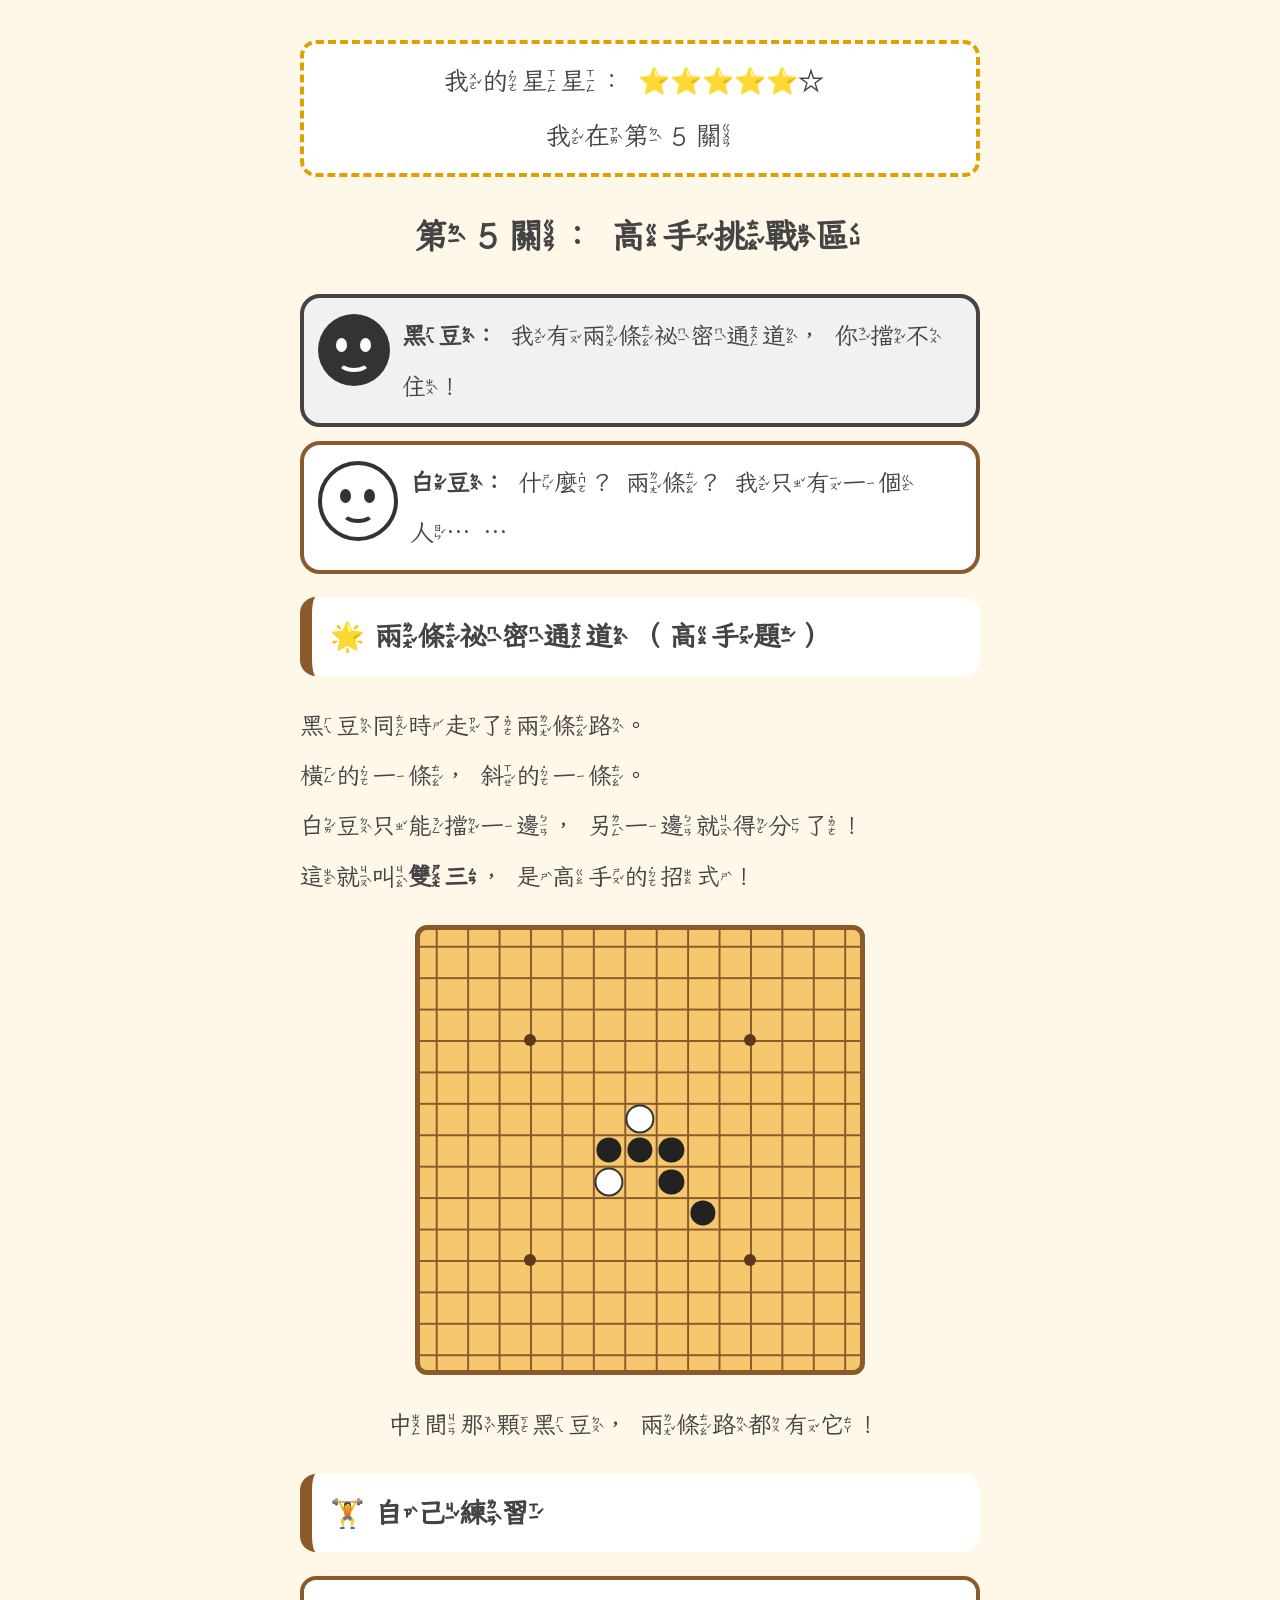
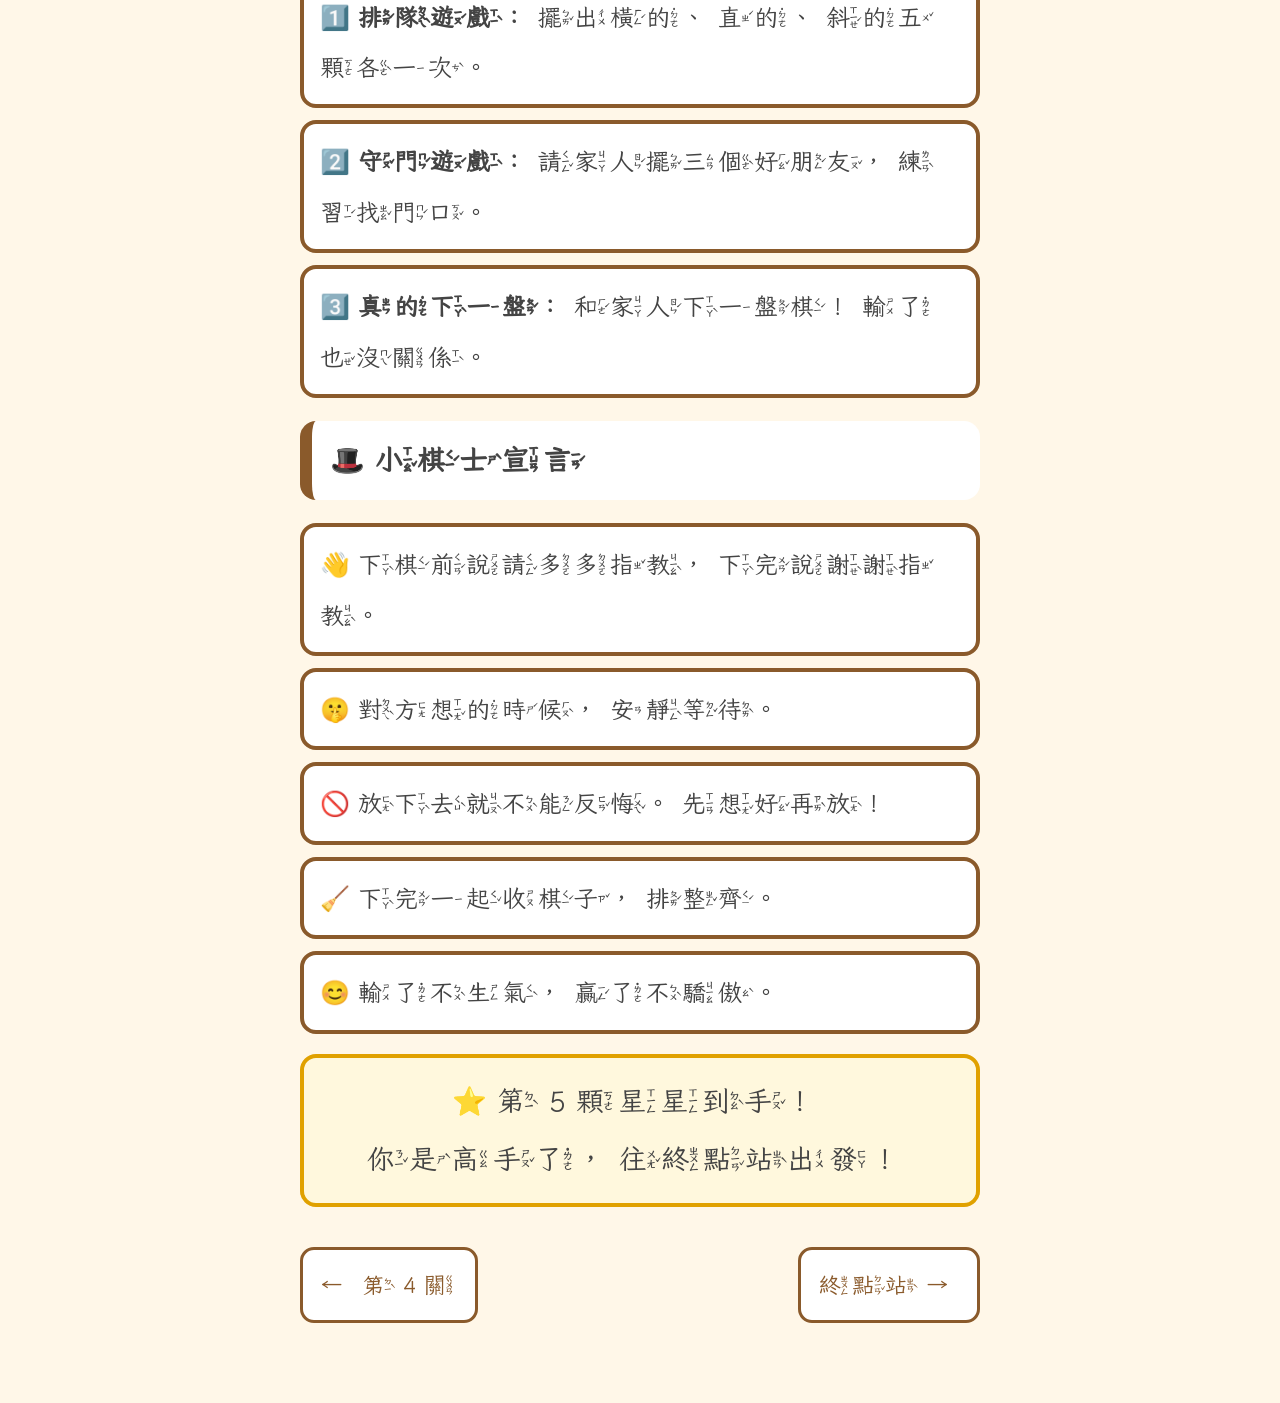
<file: gomoku-kids/05-master.html>
<!DOCTYPE html>
<html lang="zh-Hant">
<head>
<meta charset="UTF-8">
<meta name="viewport" content="width=device-width, initial-scale=1.0">
<title>第 5 關｜高手挑戰區</title>
<link rel="stylesheet" href="../assets/kids-font.css">
<link rel="stylesheet" href="../assets/kids-story.css">
</head>
<body>
<div class="progress">我的星星：⭐⭐⭐⭐⭐☆<br>我在第 5 關</div>
<h1>第 5 關：高手挑戰區</h1>

<div class="dlg black">
<span class="bean bk"><span class="eye"></span><span class="mouth"></span></span>
<p><b>黑豆：</b>我有兩條祕密通道，你擋不住！</p>
</div>
<div class="dlg white">
<span class="bean wh"><span class="eye"></span><span class="mouth"></span></span>
<p><b>白豆：</b>什麼？兩條？我只有一個人……</p>
</div>

<h2>🌟 兩條祕密通道（高手題）</h2>
<p>黑豆同時走了兩條路。<br>
橫的一條，斜的一條。<br>
白豆只能擋一邊，另一邊就得分了！<br>
這就叫<b>雙三</b>，是高手的招式！</p>
<div class="board">
<span class="star" style="left:25%;top:25%"></span><span class="star" style="left:75%;top:25%"></span>
<span class="star" style="left:25%;top:75%"></span><span class="star" style="left:75%;top:75%"></span>
<span class="star" style="left:50%;top:50%"></span>
<span class="stone black" style="left:50%;top:50%"></span>
<span class="stone black" style="left:57.14%;top:50%"></span>
<span class="stone black" style="left:42.86%;top:50%"></span>
<span class="stone black" style="left:57.14%;top:57.14%"></span>
<span class="stone black" style="left:64.29%;top:64.29%"></span>
<span class="stone white" style="left:50%;top:42.86%"></span>
<span class="stone white" style="left:42.86%;top:57.14%"></span>
</div>
<p class="caption">中間那顆黑豆，兩條路都有它！</p>

<h2>🏋️ 自己練習</h2>
<div class="do">1️⃣ <b>排隊遊戲：</b>擺出橫的、直的、斜的五顆各一次。</div>
<div class="do">2️⃣ <b>守門遊戲：</b>請家人擺三個好朋友，練習找門口。</div>
<div class="do">3️⃣ <b>真的下一盤：</b>和家人下一盤棋！輸了也沒關係。</div>

<h2>🎩 小棋士宣言</h2>
<div class="do">👋 下棋前說請多多指教，下完說謝謝指教。</div>
<div class="do">🤫 對方想的時候，安靜等待。</div>
<div class="do">🚫 放下去就不能反悔。先想好再放！</div>
<div class="do">🧹 下完一起收棋子，排整齊。</div>
<div class="do">😊 輸了不生氣，贏了不驕傲。</div>

<div class="star-get">⭐ 第 5 顆星星到手！<br>你是高手了，往終點站出發！</div>

<nav><a href="04-guard.html">← 第 4 關</a><a href="06-finale.html">終點站 →</a></nav>
</body>
</html>
</file>
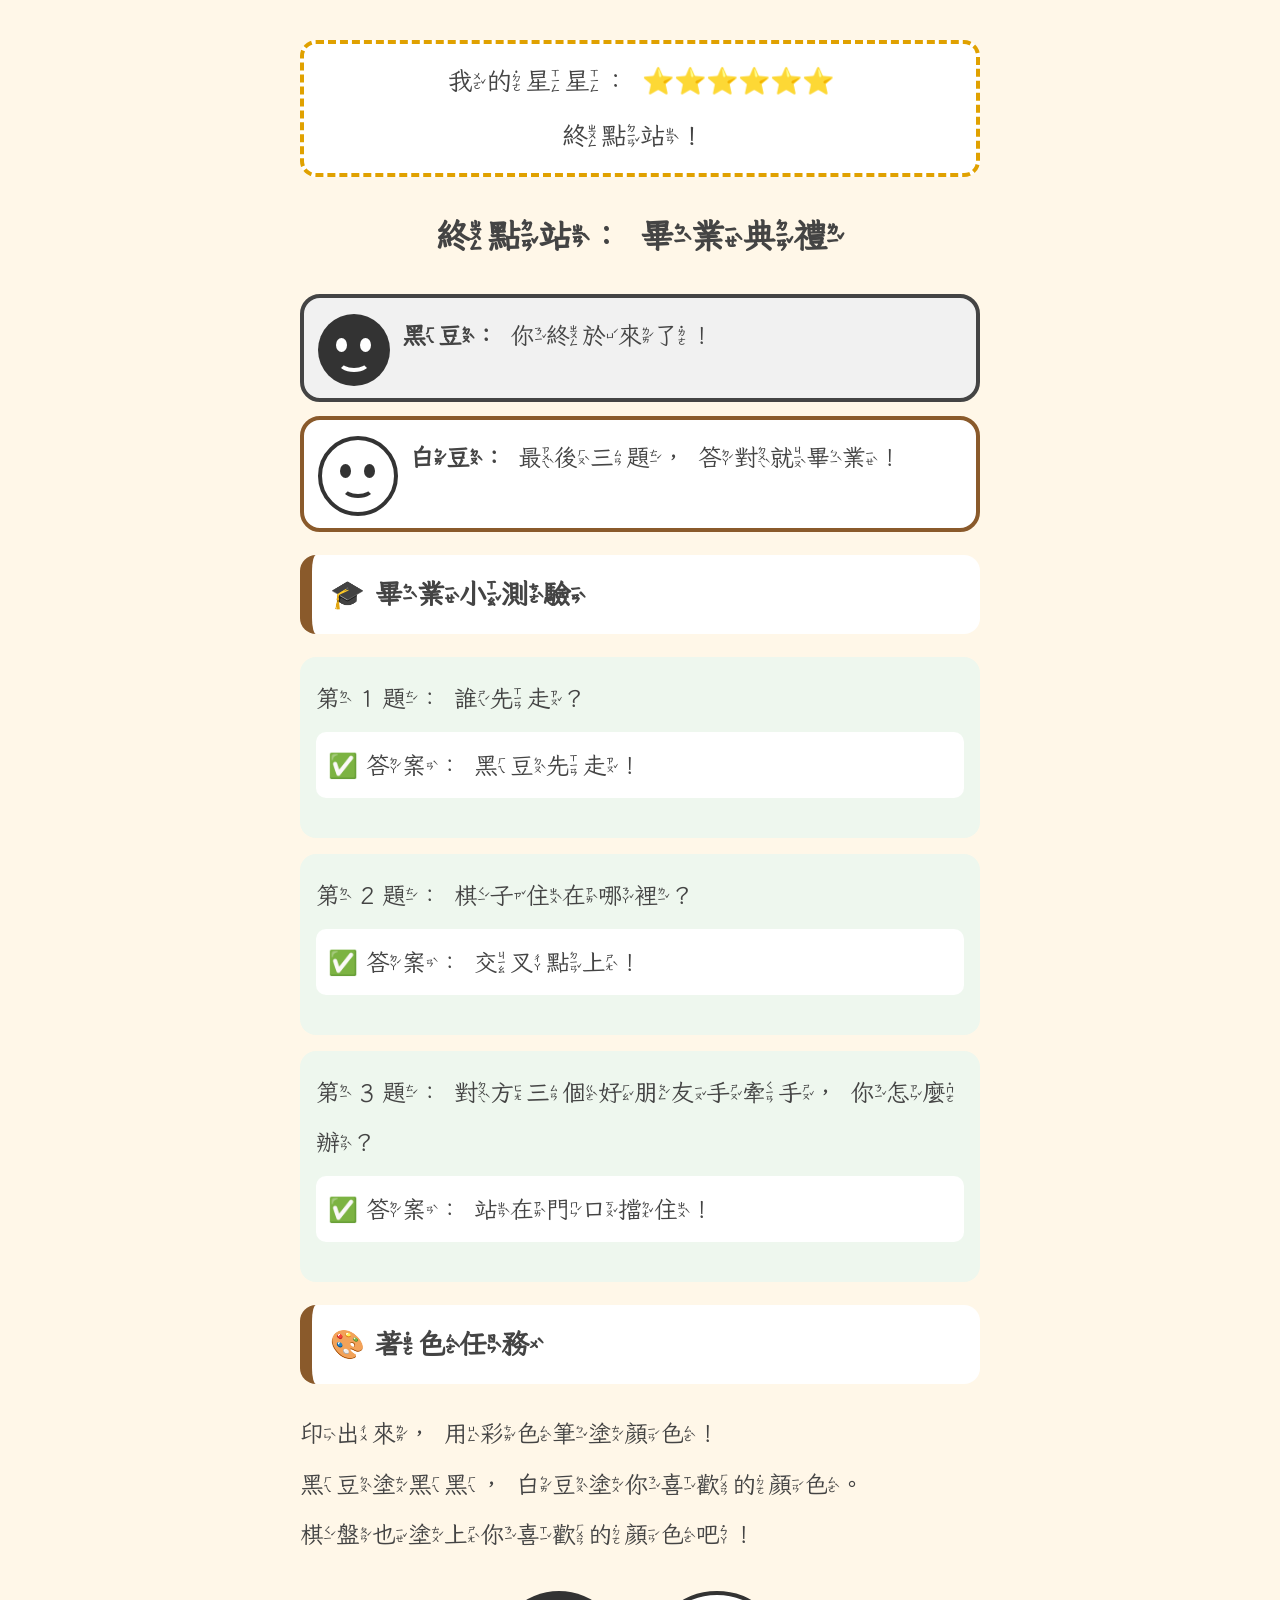
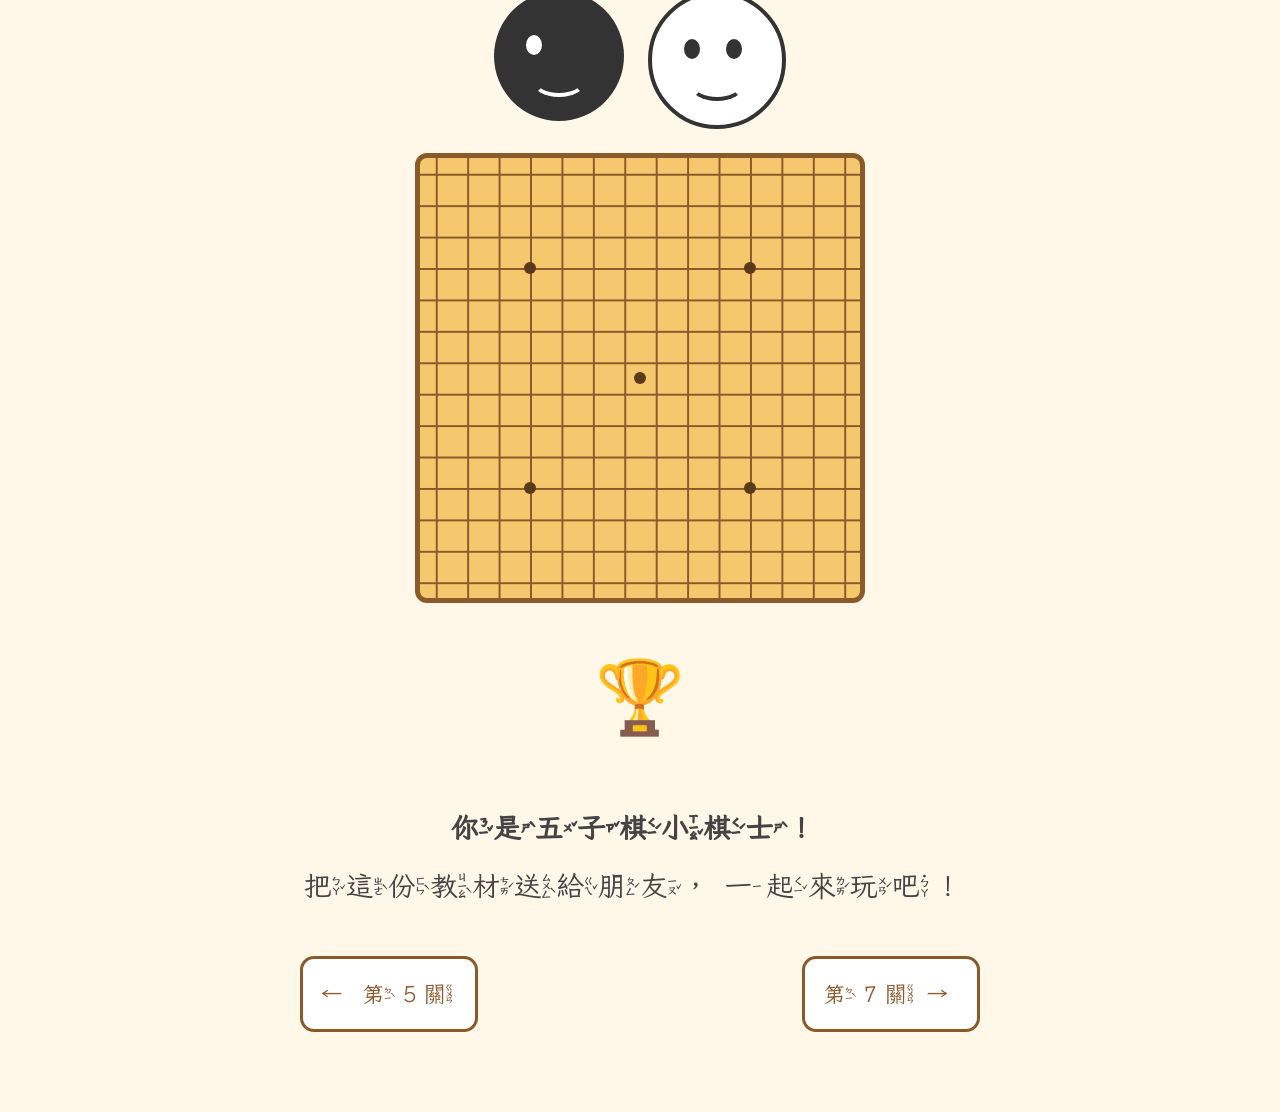
<file: gomoku-kids/06-finale.html>
<!DOCTYPE html>
<html lang="zh-Hant">
<head>
<meta charset="UTF-8">
<meta name="viewport" content="width=device-width, initial-scale=1.0">
<title>終點站｜畢業典禮</title>
<link rel="stylesheet" href="../assets/kids-font.css">
<link rel="stylesheet" href="../assets/kids-story.css">
</head>
<body>
<div class="progress">我的星星：⭐⭐⭐⭐⭐⭐<br>終點站！</div>
<h1>終點站：畢業典禮</h1>

<div class="dlg black">
<span class="bean bk"><span class="eye"></span><span class="mouth"></span></span>
<p><b>黑豆：</b>你終於來了！</p>
</div>
<div class="dlg white">
<span class="bean wh"><span class="eye"></span><span class="mouth"></span></span>
<p><b>白豆：</b>最後三題，答對就畢業！</p>
</div>

<h2>🎓 畢業小測驗</h2>
<div class="quiz">第 1 題：誰先走？
<p class="answer">✅ 答案：黑豆先走！</p>
</div>
<div class="quiz">第 2 題：棋子住在哪裡？
<p class="answer">✅ 答案：交叉點上！</p>
</div>
<div class="quiz">第 3 題：對方三個好朋友手牽手，你怎麼辦？
<p class="answer">✅ 答案：站在門口擋住！</p>
</div>

<h2>🎨 著色任務</h2>
<p>印出來，用彩色筆塗顏色！<br>
黑豆塗黑黑，白豆塗你喜歡的顏色。<br>
棋盤也塗上你喜歡的顏色吧！</p>
<div class="colorrow">
<span class="bean bk big"><span class="eye"></span><span class="mouth"></span></span>
<span class="bean wh big"><span class="eye"></span><span class="mouth"></span></span>
</div>
<div class="board">
<span class="star" style="left:25%;top:25%"></span>
<span class="star" style="left:75%;top:25%"></span>
<span class="star" style="left:25%;top:75%"></span>
<span class="star" style="left:75%;top:75%"></span>
<span class="star" style="left:50%;top:50%"></span>
</div>

<div class="badge">🏆</div>
<p class="badge-name"><b>你是五子棋小棋士！</b><br>把這份教材送給朋友，一起來玩吧！</p>

<nav><a href="05-master.html">← 第 5 關</a><a href="07-boss.html">第 7 關 →</a></nav>
</body>
</html>
</file>
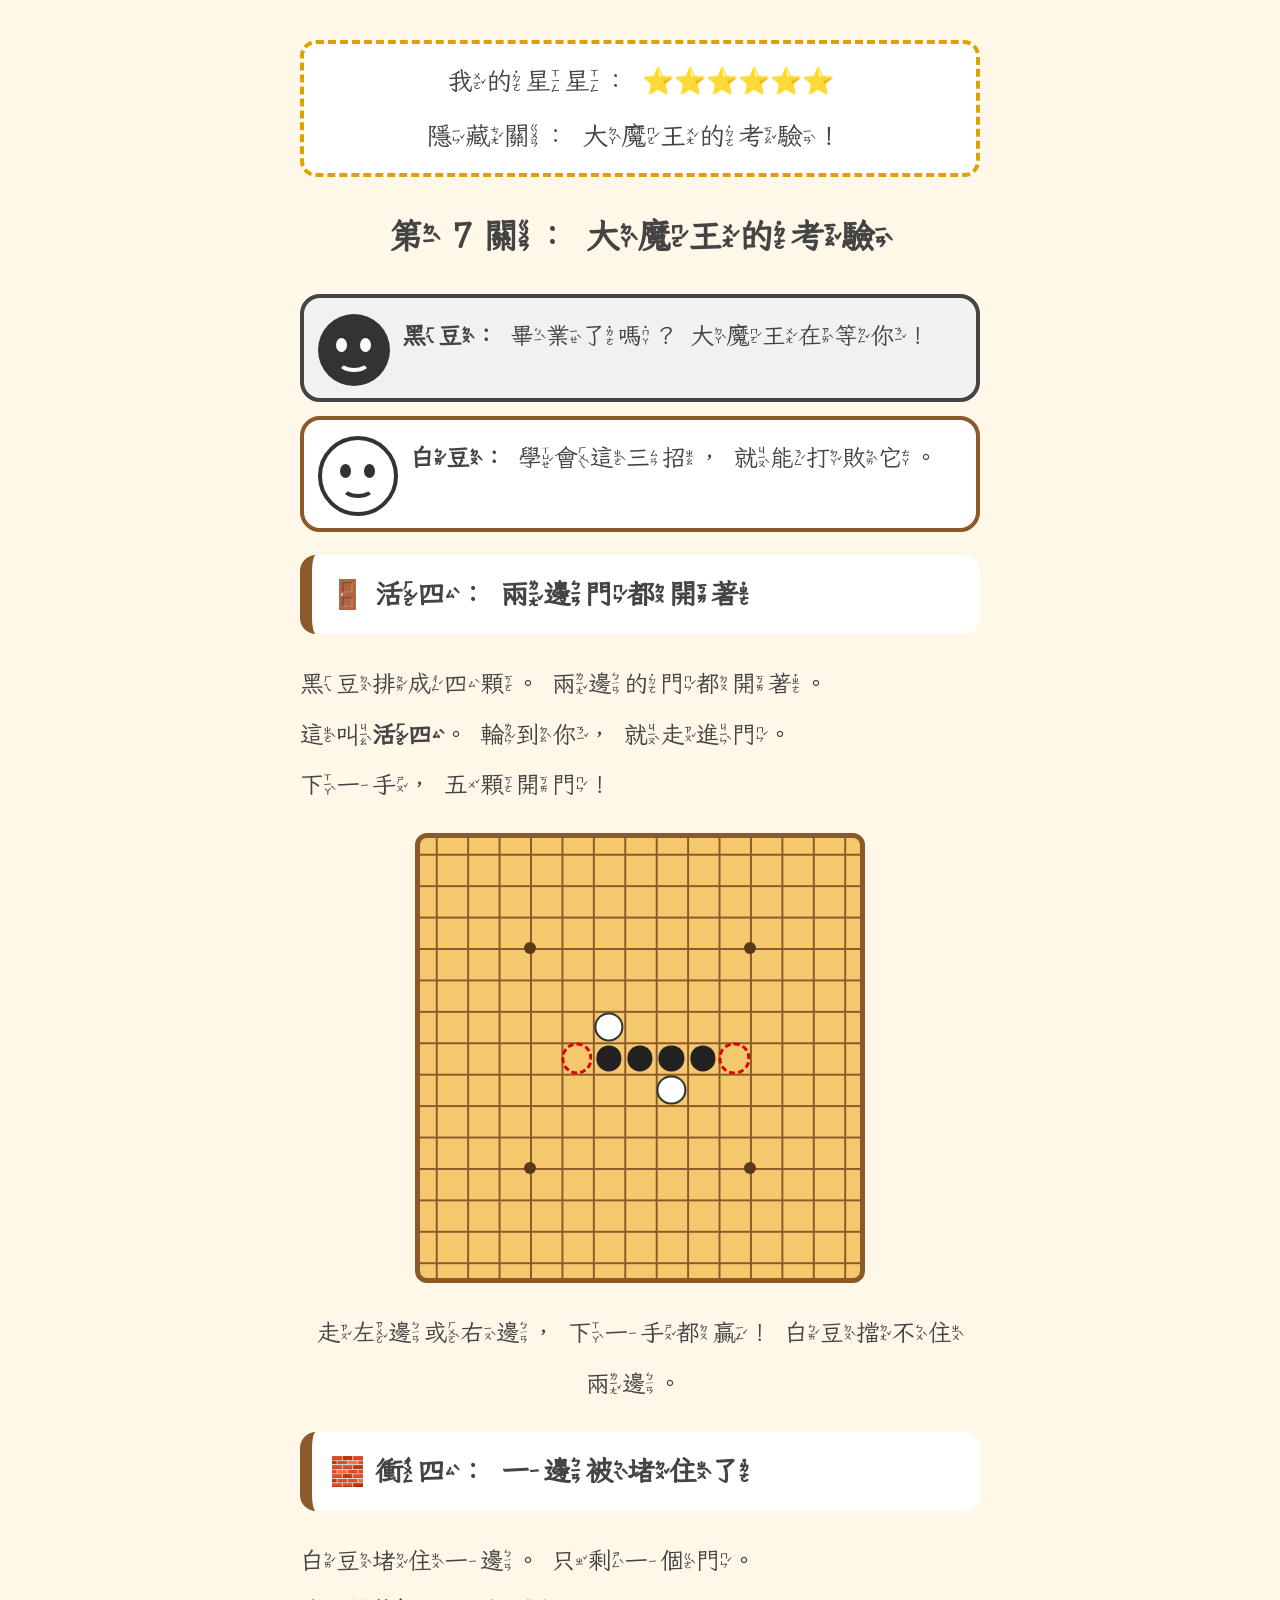
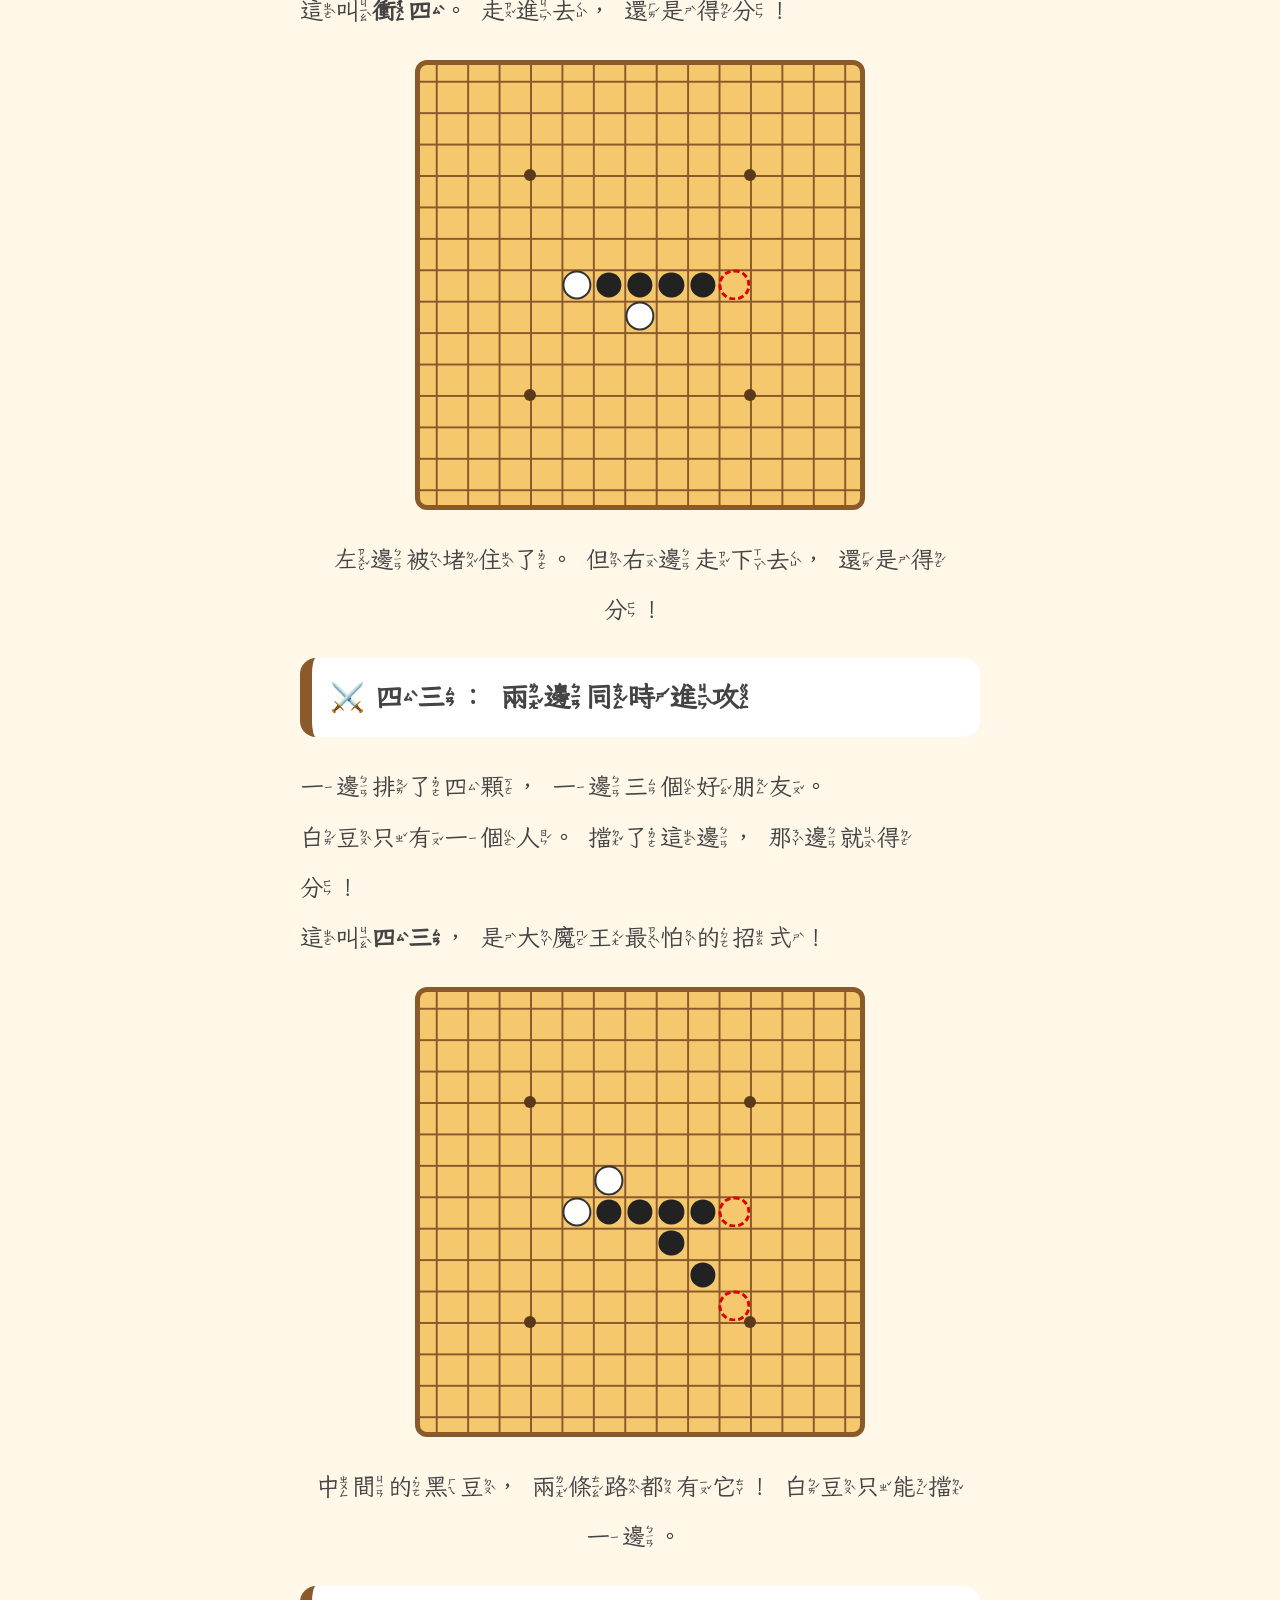
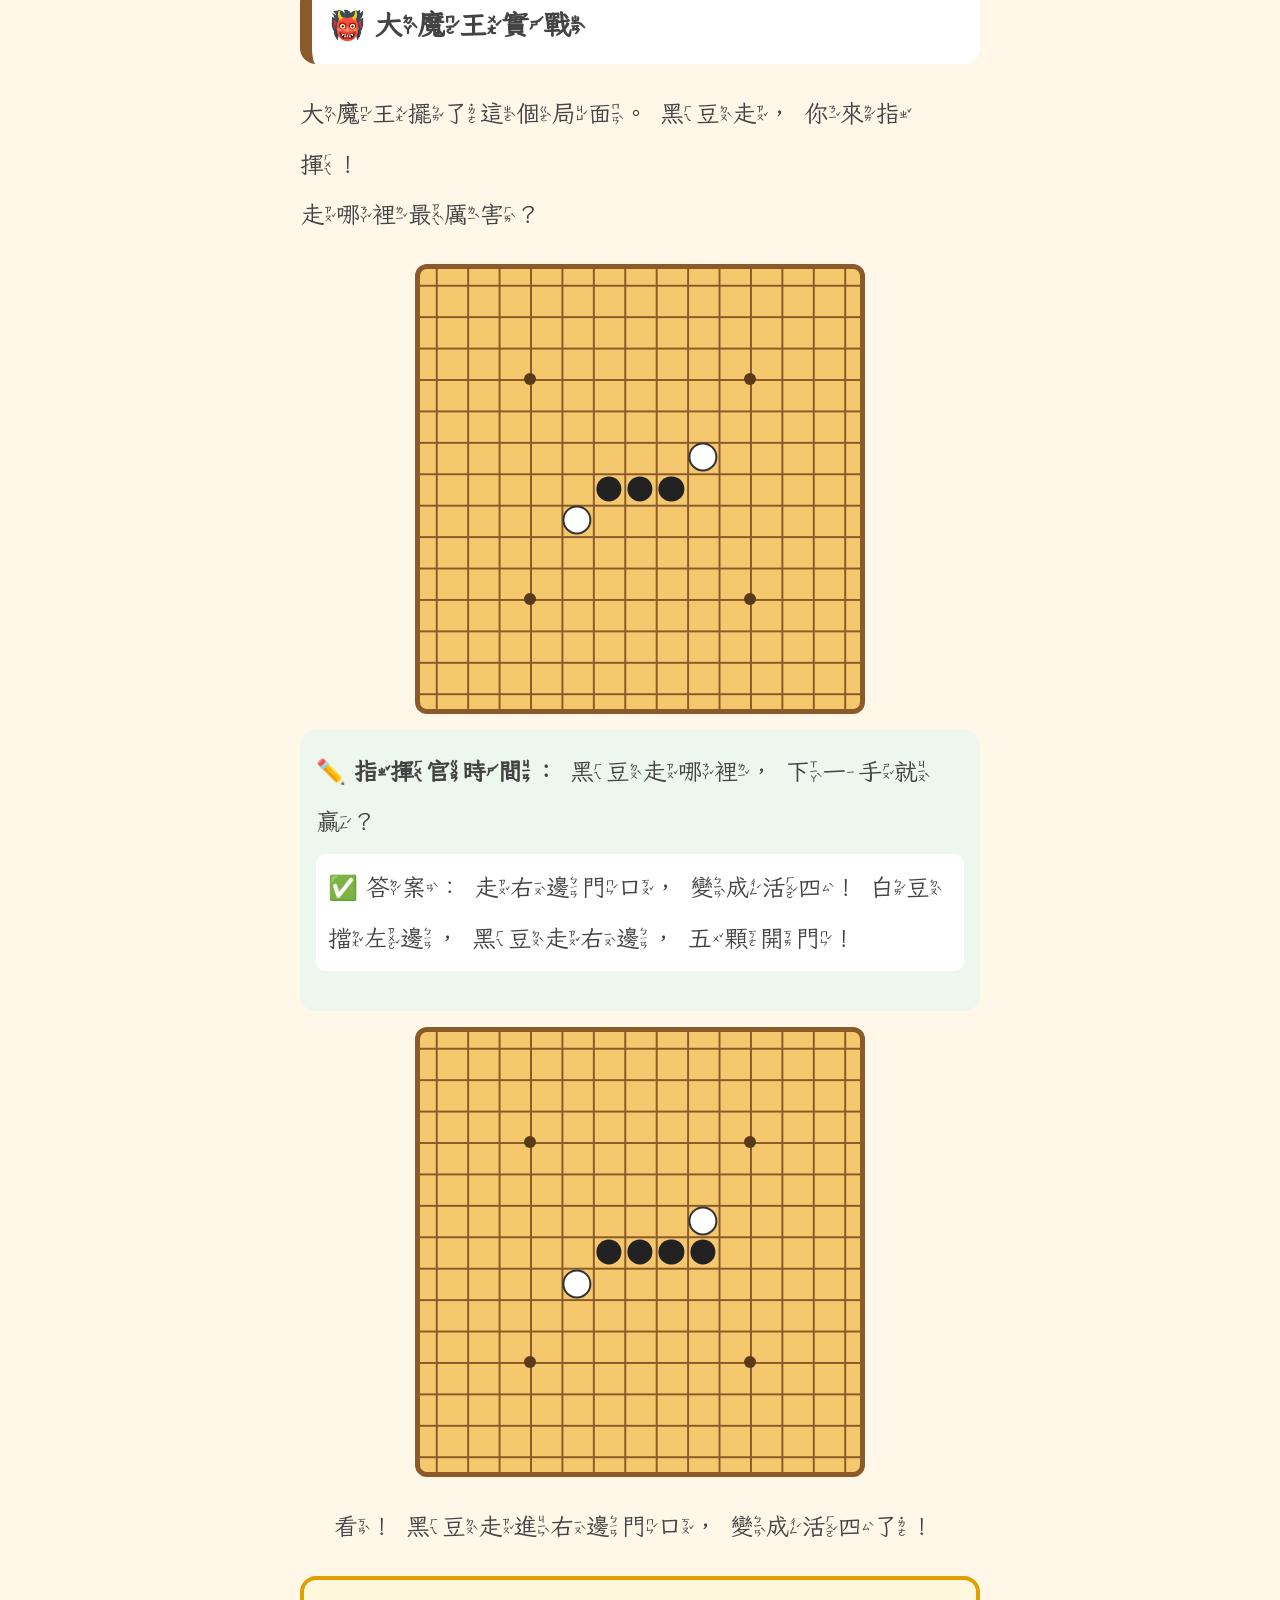
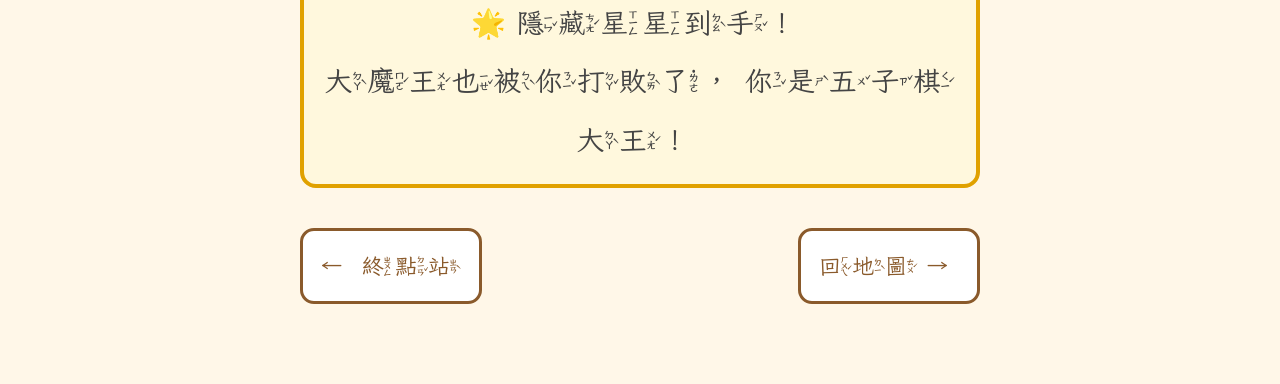
<file: gomoku-kids/07-boss.html>
<!DOCTYPE html>
<html lang="zh-Hant">
<head>
<meta charset="UTF-8">
<meta name="viewport" content="width=device-width, initial-scale=1.0">
<title>第 7 關｜大魔王的考驗（隱藏關）</title>
<link rel="stylesheet" href="../assets/kids-font.css">
<link rel="stylesheet" href="../assets/kids-story.css">
</head>
<body>
<div class="progress">我的星星：⭐⭐⭐⭐⭐⭐<br>隱藏關：大魔王的考驗！</div>
<h1>第 7 關：大魔王的考驗</h1>

<div class="dlg black">
<span class="bean bk"><span class="eye"></span><span class="mouth"></span></span>
<p><b>黑豆：</b>畢業了嗎？大魔王在等你！</p>
</div>
<div class="dlg white">
<span class="bean wh"><span class="eye"></span><span class="mouth"></span></span>
<p><b>白豆：</b>學會這三招，就能打敗它。</p>
</div>

<h2>🚪 活四：兩邊門都開著</h2>
<p>黑豆排成四顆。兩邊的門都開著。<br>
這叫<b>活四</b>。輪到你，就走進門。<br>
下一手，五顆開門！</p>
<div class="board">
<span class="star" style="left:25%;top:25%"></span><span class="star" style="left:75%;top:25%"></span>
<span class="star" style="left:25%;top:75%"></span><span class="star" style="left:75%;top:75%"></span>
<span class="star" style="left:50%;top:50%"></span>
<span class="stone black" style="left:42.86%;top:50%"></span>
<span class="stone black" style="left:50%;top:50%"></span>
<span class="stone black" style="left:57.14%;top:50%"></span>
<span class="stone black" style="left:64.29%;top:50%"></span>
<span class="hint" style="left:35.71%;top:50%"></span>
<span class="hint" style="left:71.43%;top:50%"></span>
<span class="stone white" style="left:42.86%;top:42.86%"></span>
<span class="stone white" style="left:57.14%;top:57.14%"></span>
</div>
<p class="caption">走左邊或右邊，下一手都贏！白豆擋不住兩邊。</p>

<h2>🧱 衝四：一邊被堵住了</h2>
<p>白豆堵住一邊。只剩一個門。<br>
這叫<b>衝四</b>。走進去，還是得分！</p>
<div class="board">
<span class="star" style="left:25%;top:25%"></span><span class="star" style="left:75%;top:25%"></span>
<span class="star" style="left:25%;top:75%"></span><span class="star" style="left:75%;top:75%"></span>
<span class="star" style="left:50%;top:50%"></span>
<span class="stone white" style="left:35.71%;top:50%"></span>
<span class="stone black" style="left:42.86%;top:50%"></span>
<span class="stone black" style="left:50%;top:50%"></span>
<span class="stone black" style="left:57.14%;top:50%"></span>
<span class="stone black" style="left:64.29%;top:50%"></span>
<span class="hint" style="left:71.43%;top:50%"></span>
<span class="stone white" style="left:50%;top:57.14%"></span>
</div>
<p class="caption">左邊被堵住了。但右邊走下去，還是得分！</p>

<h2>⚔️ 四三：兩邊同時進攻</h2>
<p>一邊排了四顆，一邊三個好朋友。<br>
白豆只有一個人。擋了這邊，那邊就得分！<br>
這叫<b>四三</b>，是大魔王最怕的招式！</p>
<div class="board">
<span class="star" style="left:25%;top:25%"></span><span class="star" style="left:75%;top:25%"></span>
<span class="star" style="left:25%;top:75%"></span><span class="star" style="left:75%;top:75%"></span>
<span class="star" style="left:50%;top:50%"></span>
<span class="stone black" style="left:42.86%;top:50%"></span>
<span class="stone black" style="left:50%;top:50%"></span>
<span class="stone black" style="left:57.14%;top:50%"></span>
<span class="stone black" style="left:64.29%;top:50%"></span>
<span class="stone black" style="left:57.14%;top:57.14%"></span>
<span class="stone black" style="left:64.29%;top:64.29%"></span>
<span class="hint" style="left:71.43%;top:50%"></span>
<span class="hint" style="left:71.43%;top:71.43%"></span>
<span class="stone white" style="left:42.86%;top:42.86%"></span>
<span class="stone white" style="left:35.71%;top:50%"></span>
</div>
<p class="caption">中間的黑豆，兩條路都有它！白豆只能擋一邊。</p>

<h2>👹 大魔王實戰</h2>
<p>大魔王擺了這個局面。黑豆走，你來指揮！<br>
走哪裡最厲害？</p>
<div class="board">
<span class="star" style="left:25%;top:25%"></span><span class="star" style="left:75%;top:25%"></span>
<span class="star" style="left:25%;top:75%"></span><span class="star" style="left:75%;top:75%"></span>
<span class="star" style="left:50%;top:50%"></span>
<span class="stone black" style="left:42.86%;top:50%"></span>
<span class="stone black" style="left:50%;top:50%"></span>
<span class="stone black" style="left:57.14%;top:50%"></span>
<span class="stone white" style="left:35.71%;top:57.14%"></span>
<span class="stone white" style="left:64.29%;top:42.86%"></span>
</div>
<div class="quiz">✏️ <b>指揮官時間：</b>黑豆走哪裡，下一手就贏？
<p class="answer">✅ 答案：走右邊門口，變成活四！白豆擋左邊，黑豆走右邊，五顆開門！</p>
</div>
<div class="board">
<span class="star" style="left:25%;top:25%"></span><span class="star" style="left:75%;top:25%"></span>
<span class="star" style="left:25%;top:75%"></span><span class="star" style="left:75%;top:75%"></span>
<span class="star" style="left:50%;top:50%"></span>
<span class="stone black" style="left:42.86%;top:50%"></span>
<span class="stone black" style="left:50%;top:50%"></span>
<span class="stone black" style="left:57.14%;top:50%"></span>
<span class="stone black" style="left:64.29%;top:50%"></span>
<span class="stone white" style="left:35.71%;top:57.14%"></span>
<span class="stone white" style="left:64.29%;top:42.86%"></span>
</div>
<p class="caption">看！黑豆走進右邊門口，變成活四了！</p>

<div class="star-get">🌟 隱藏星星到手！<br>大魔王也被你打敗了，你是五子棋大王！</div>

<nav><a href="06-finale.html">← 終點站</a><a href="index.html">回地圖 →</a></nav>
</body>
</html>
</file>
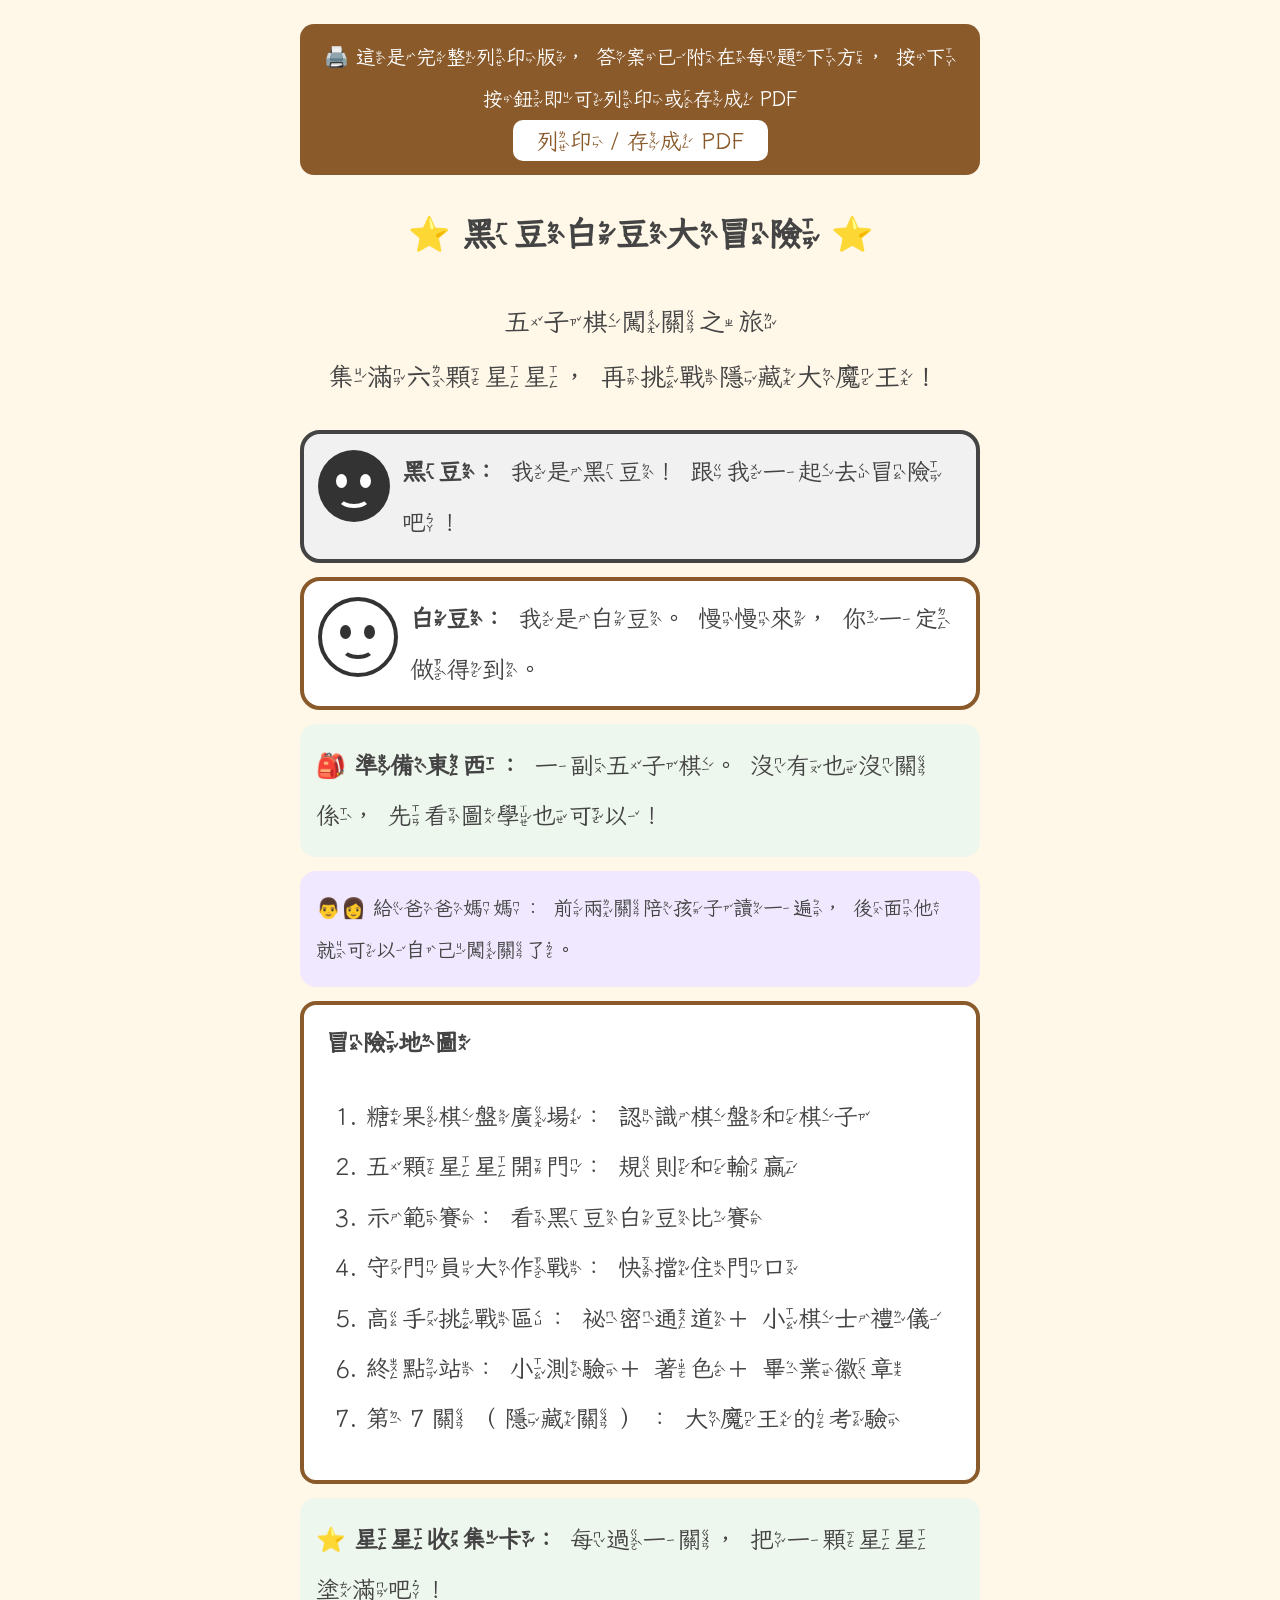
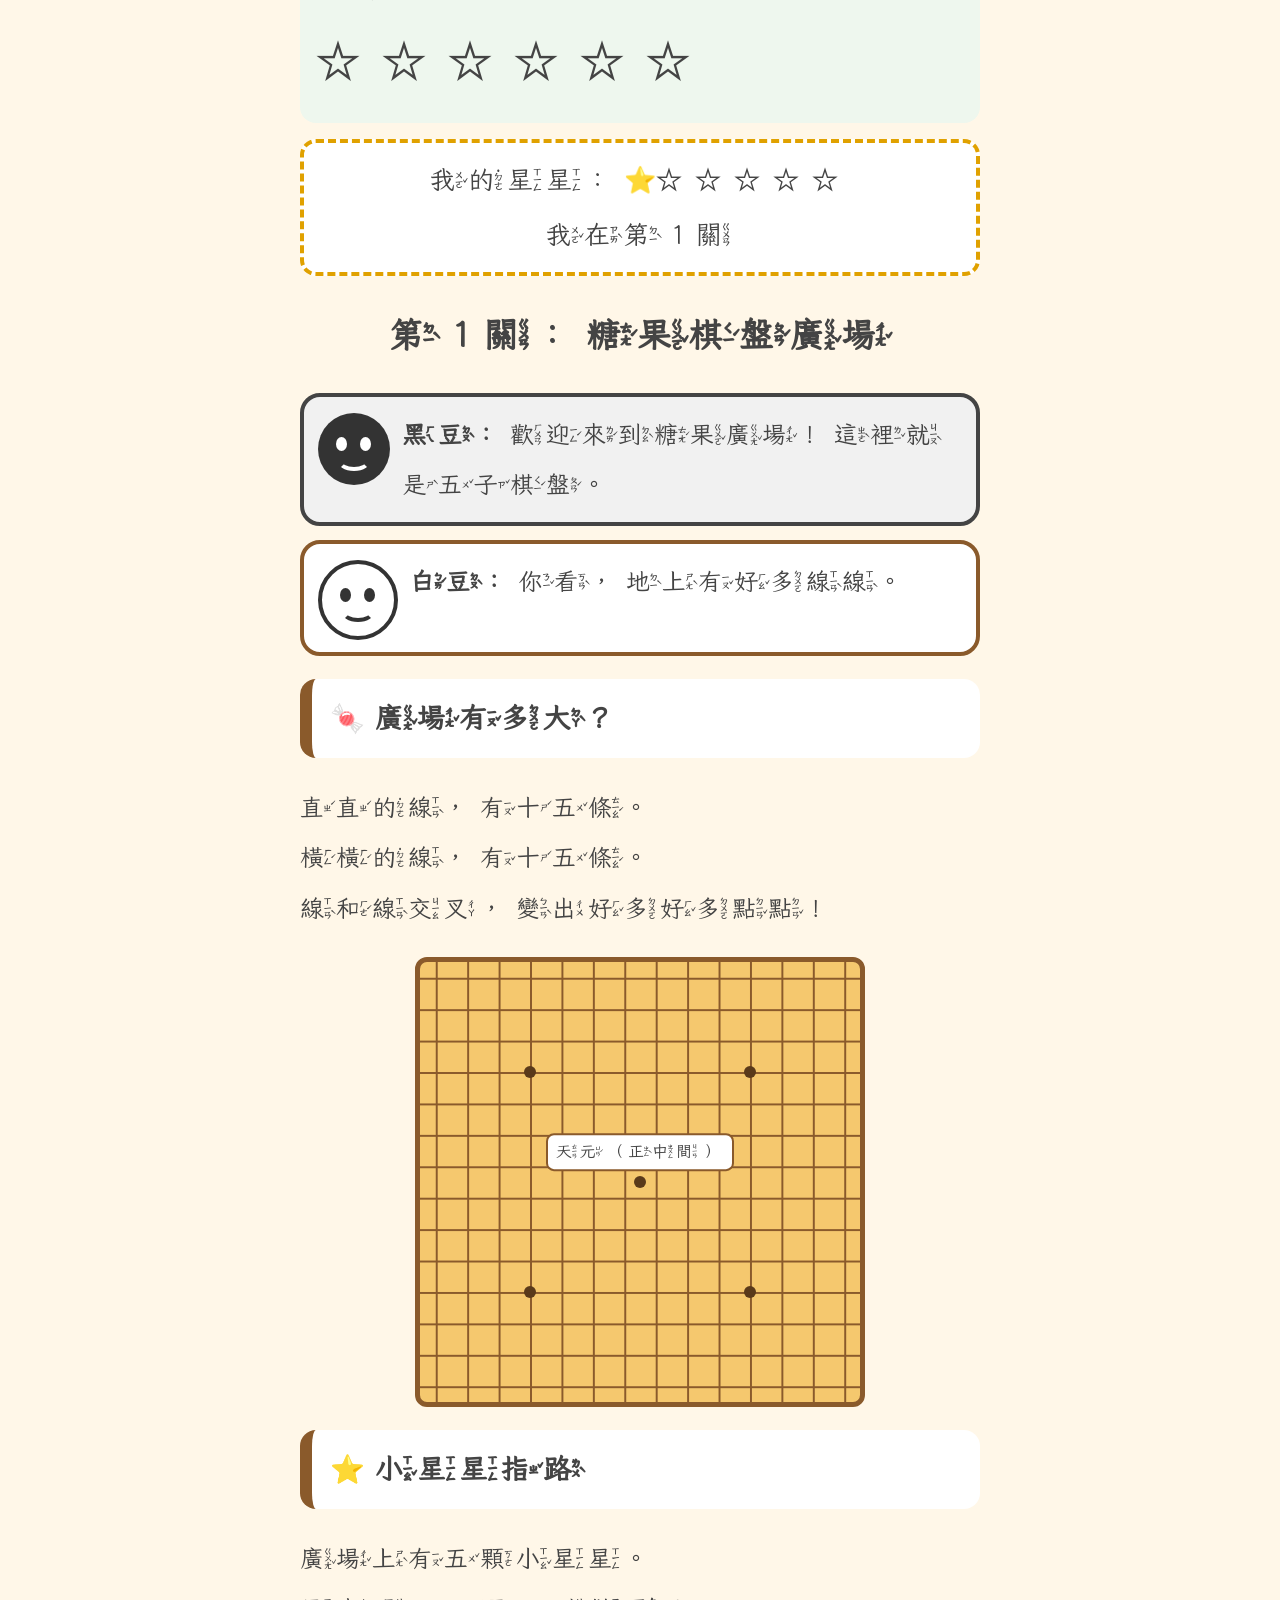
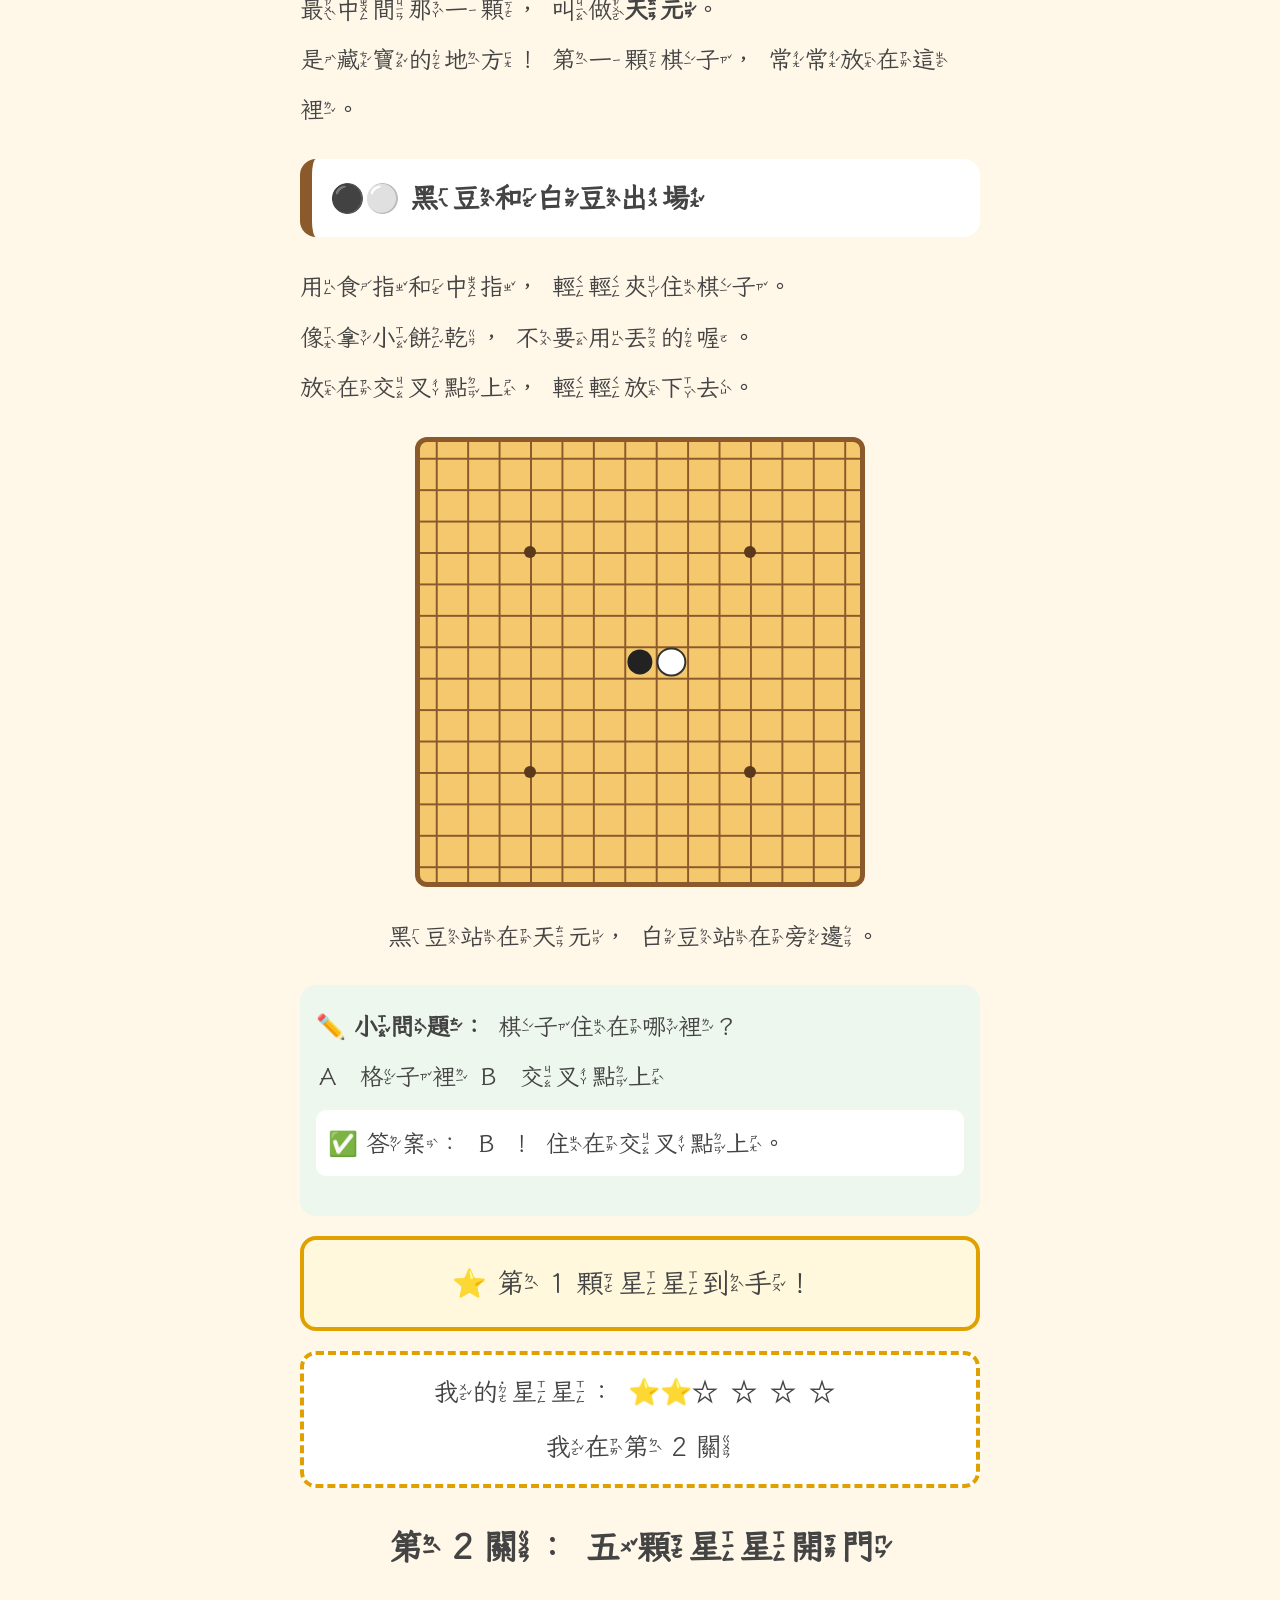
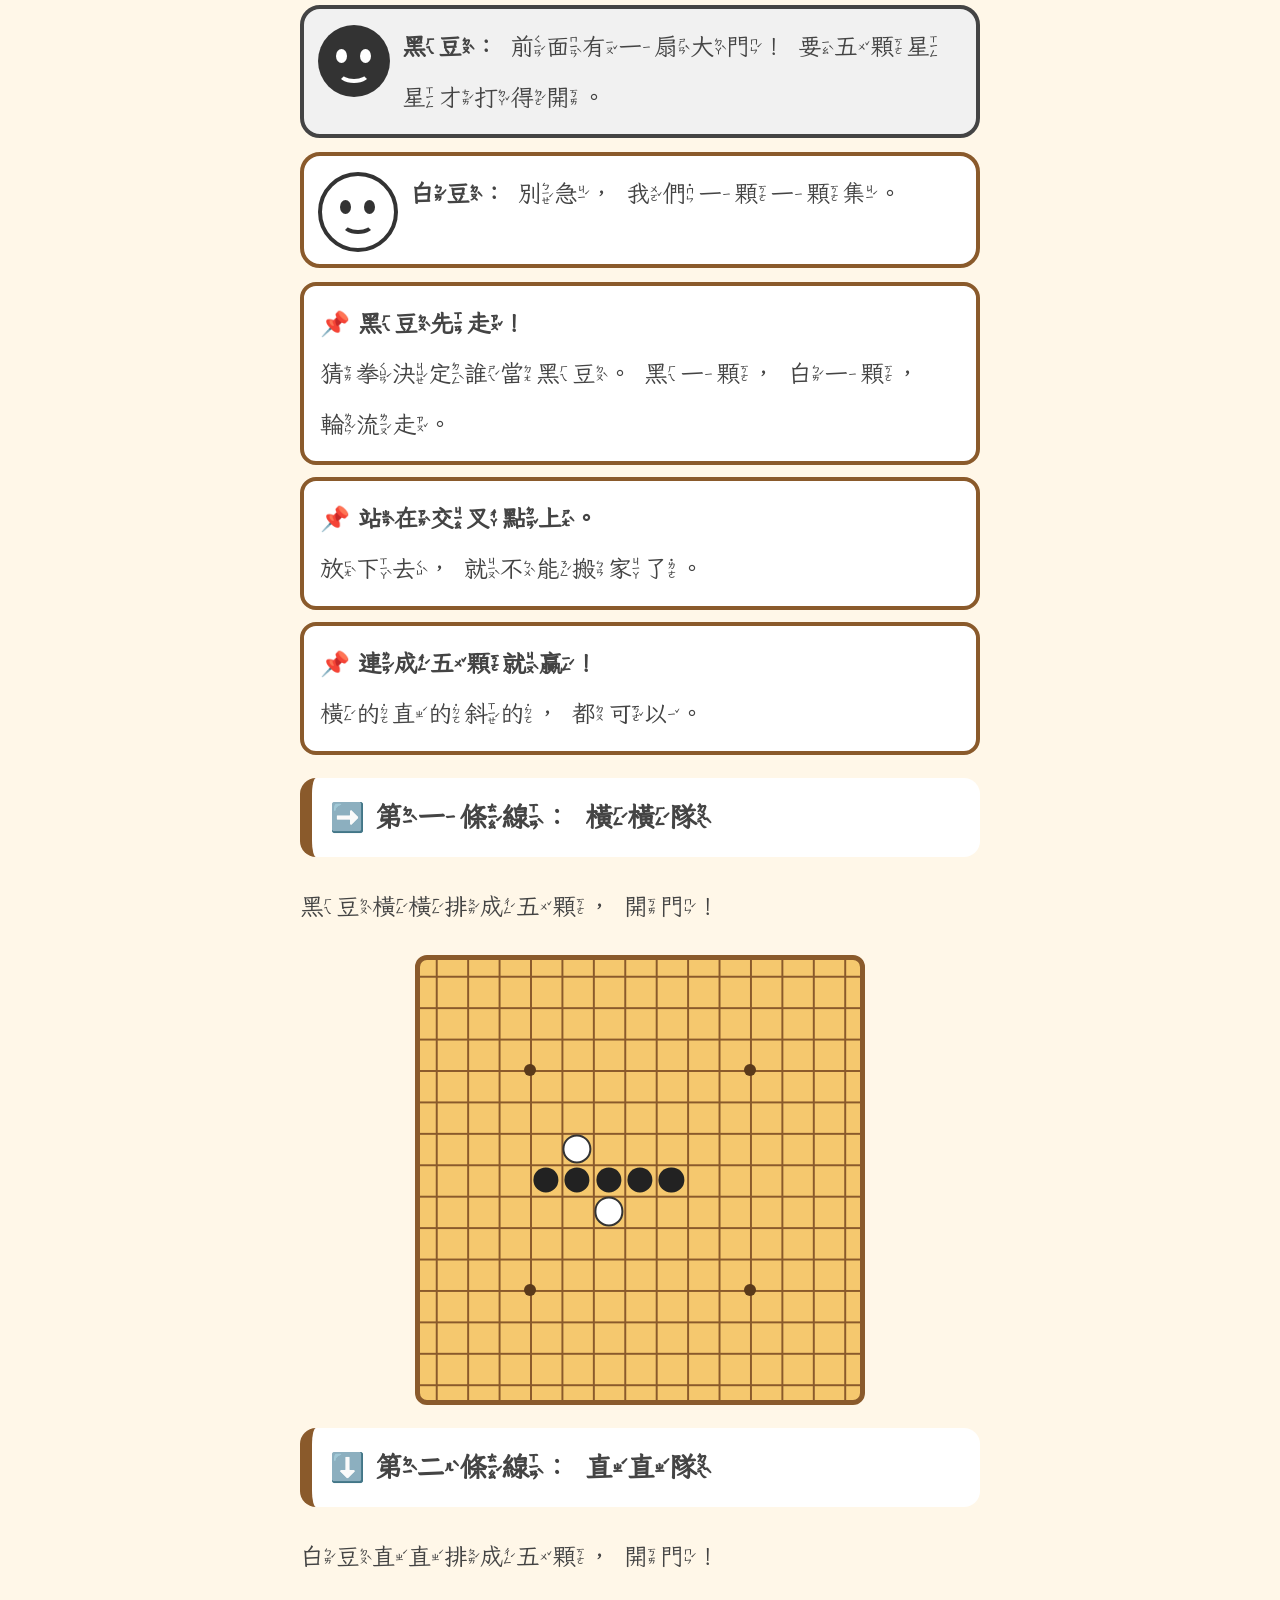
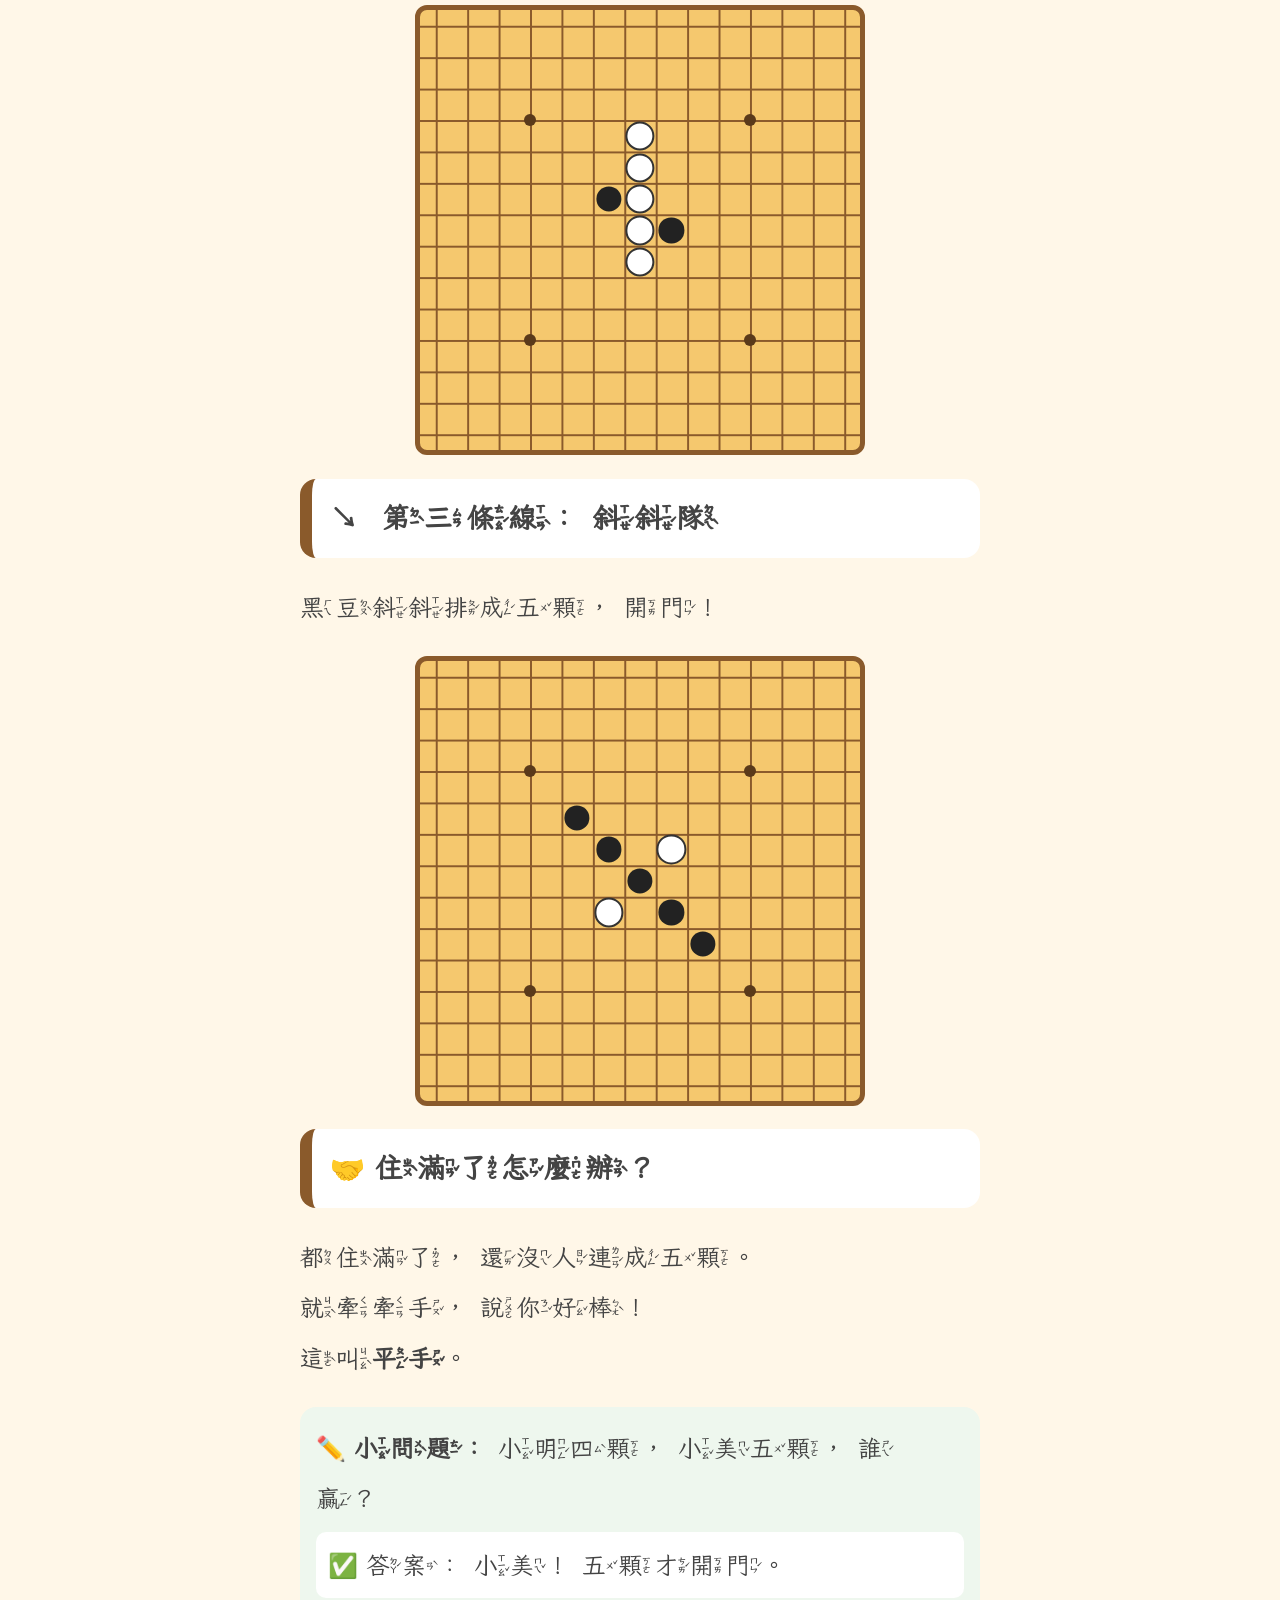
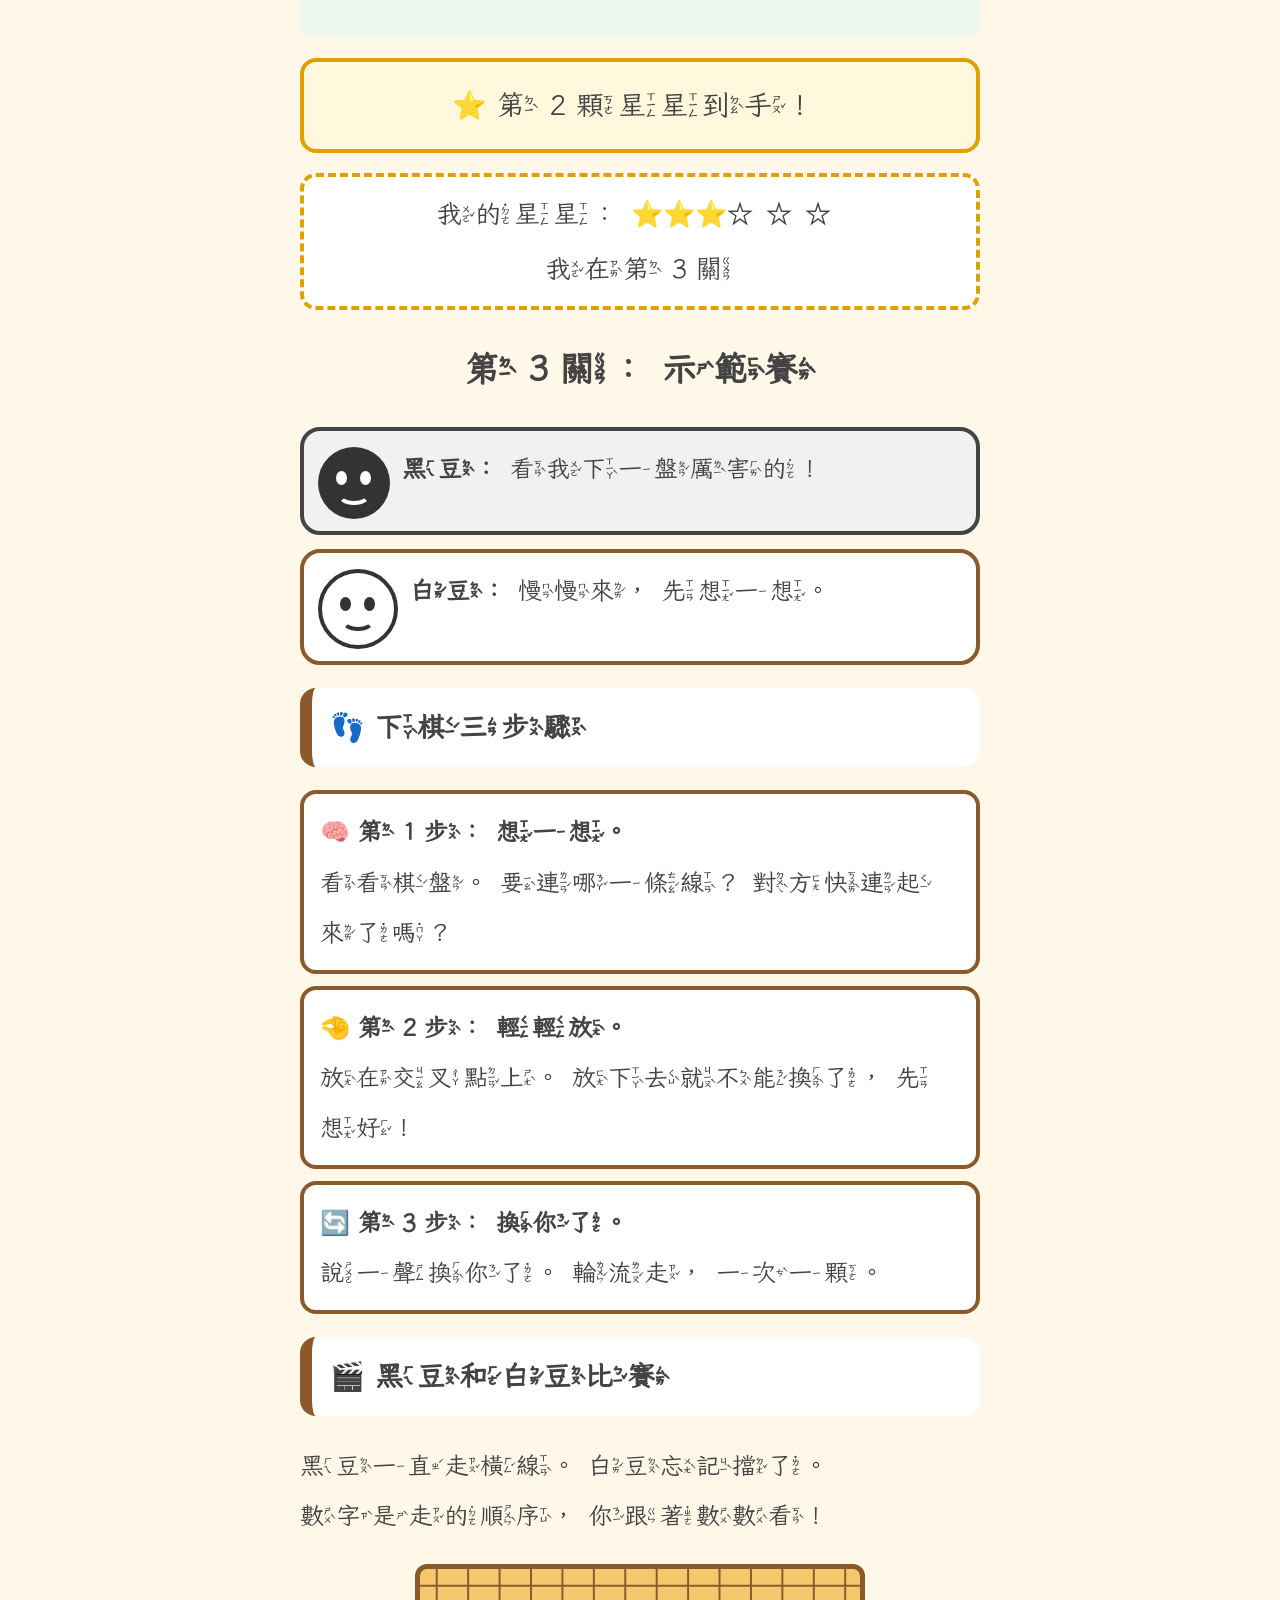
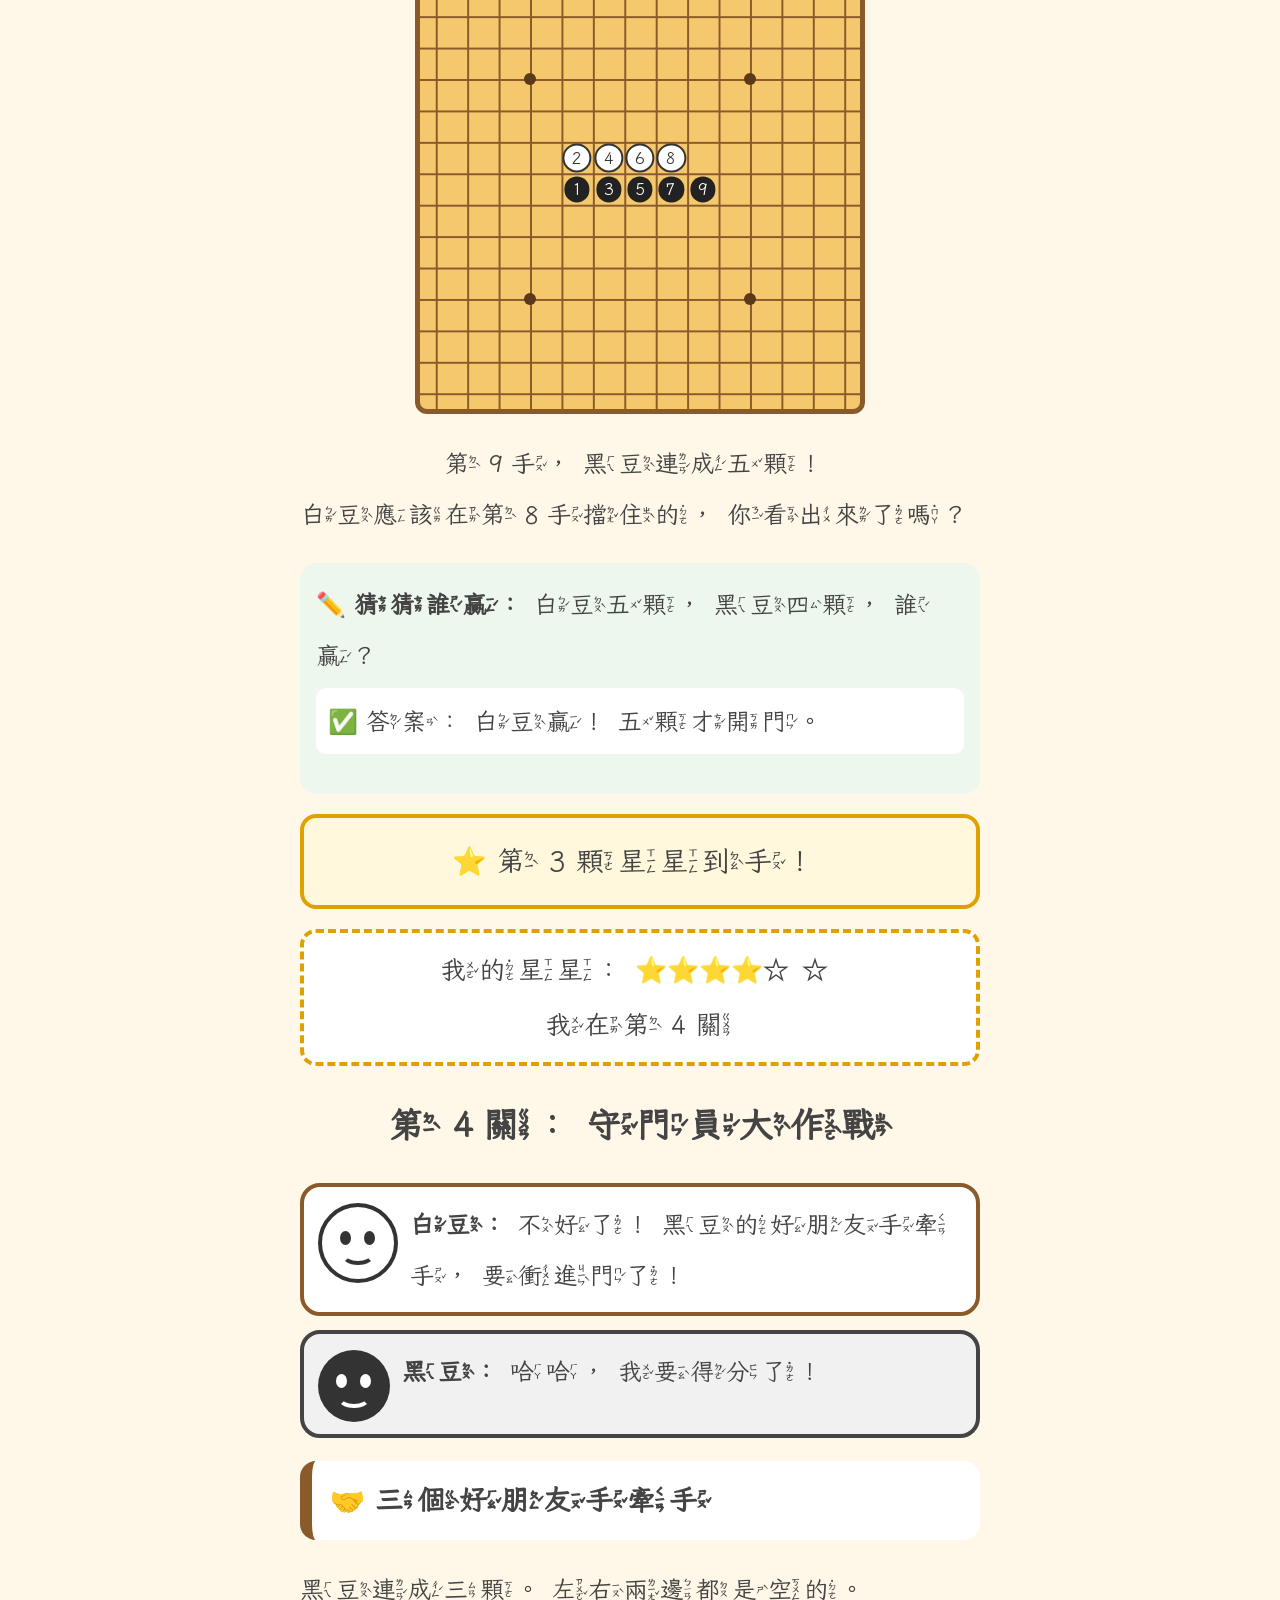
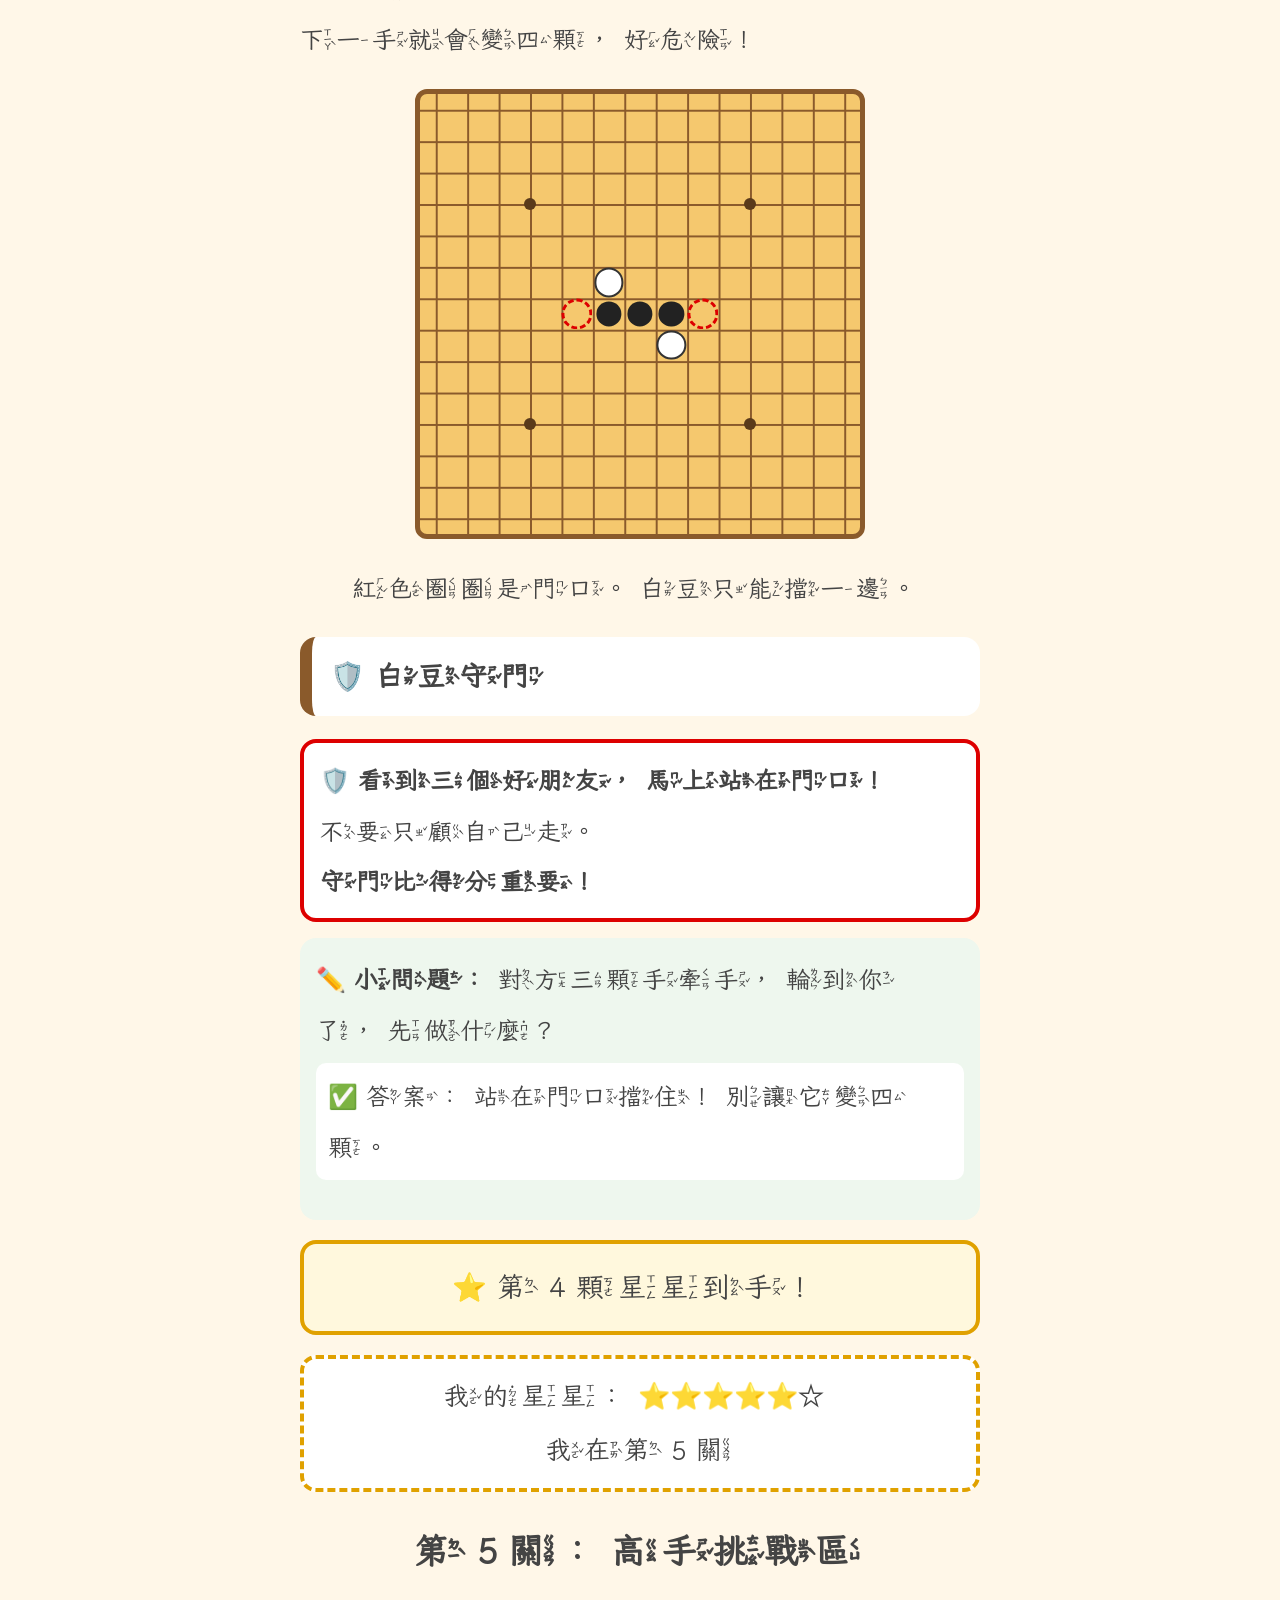
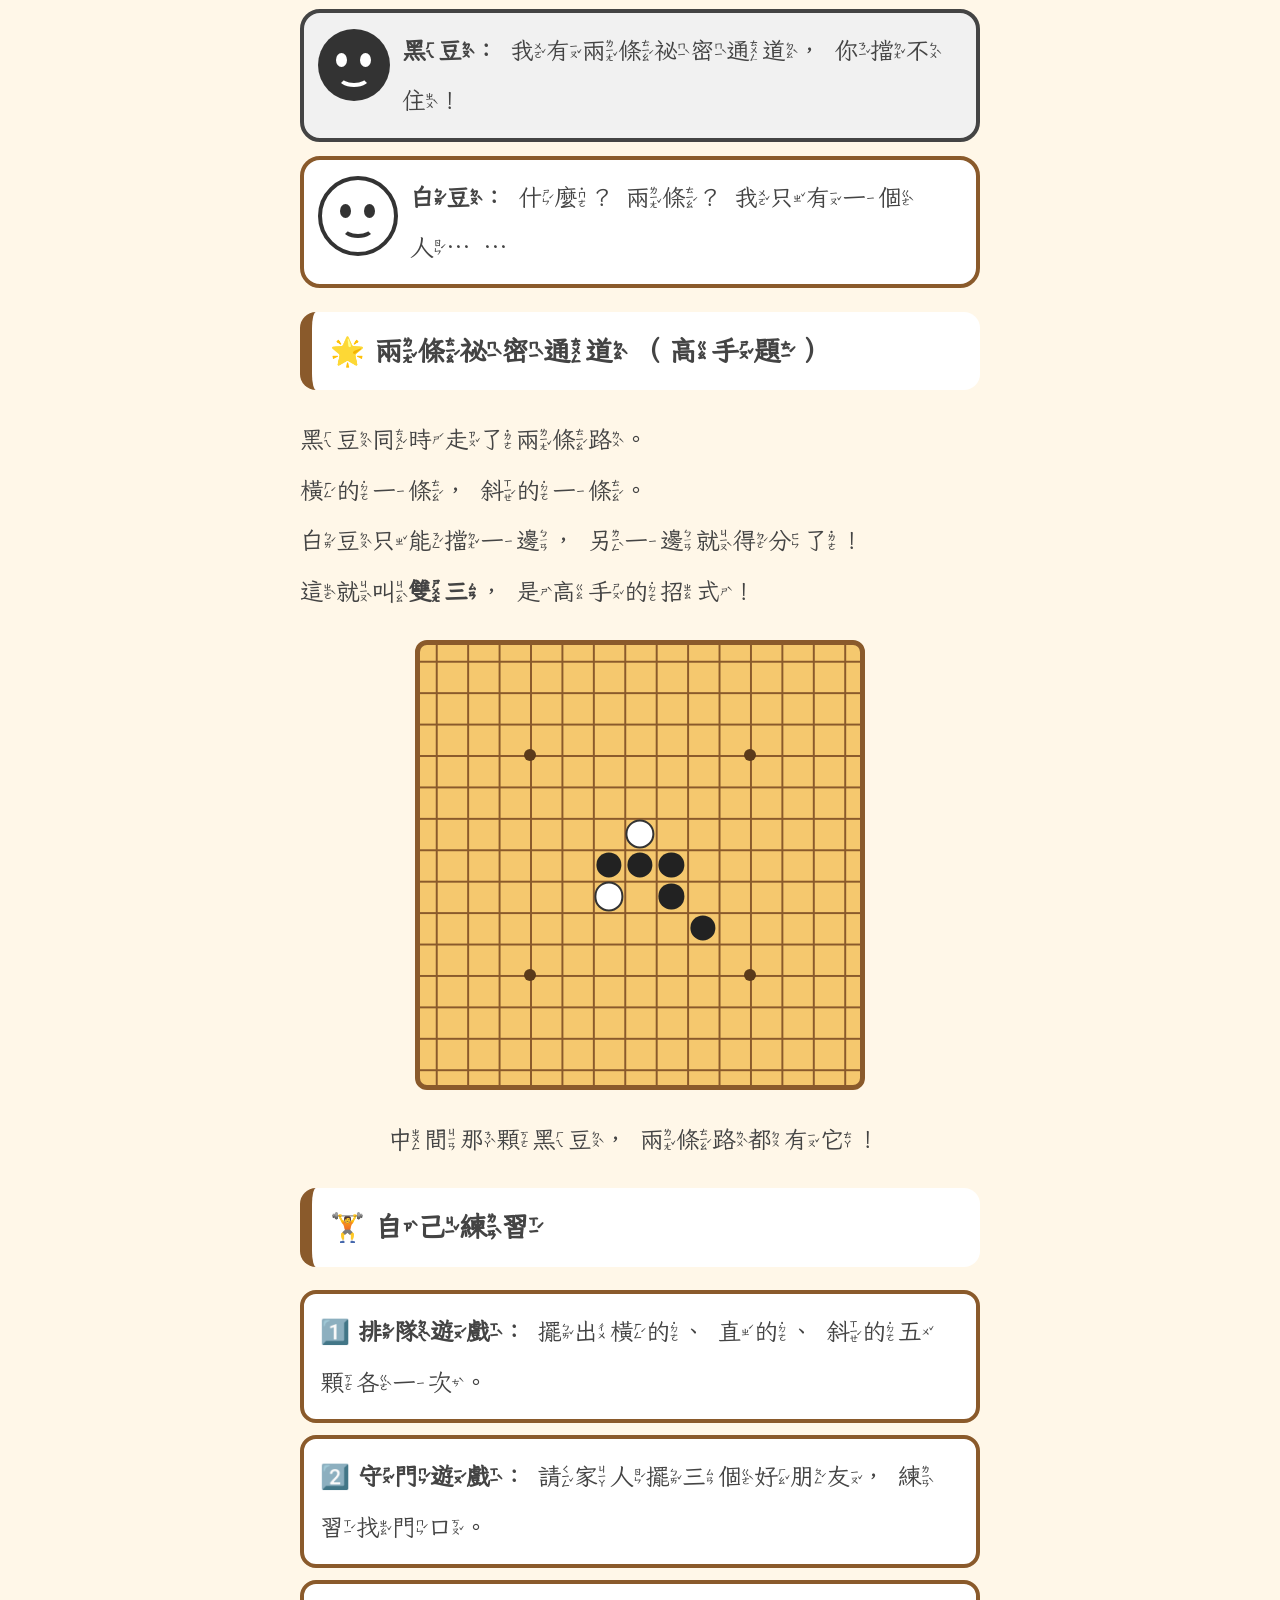
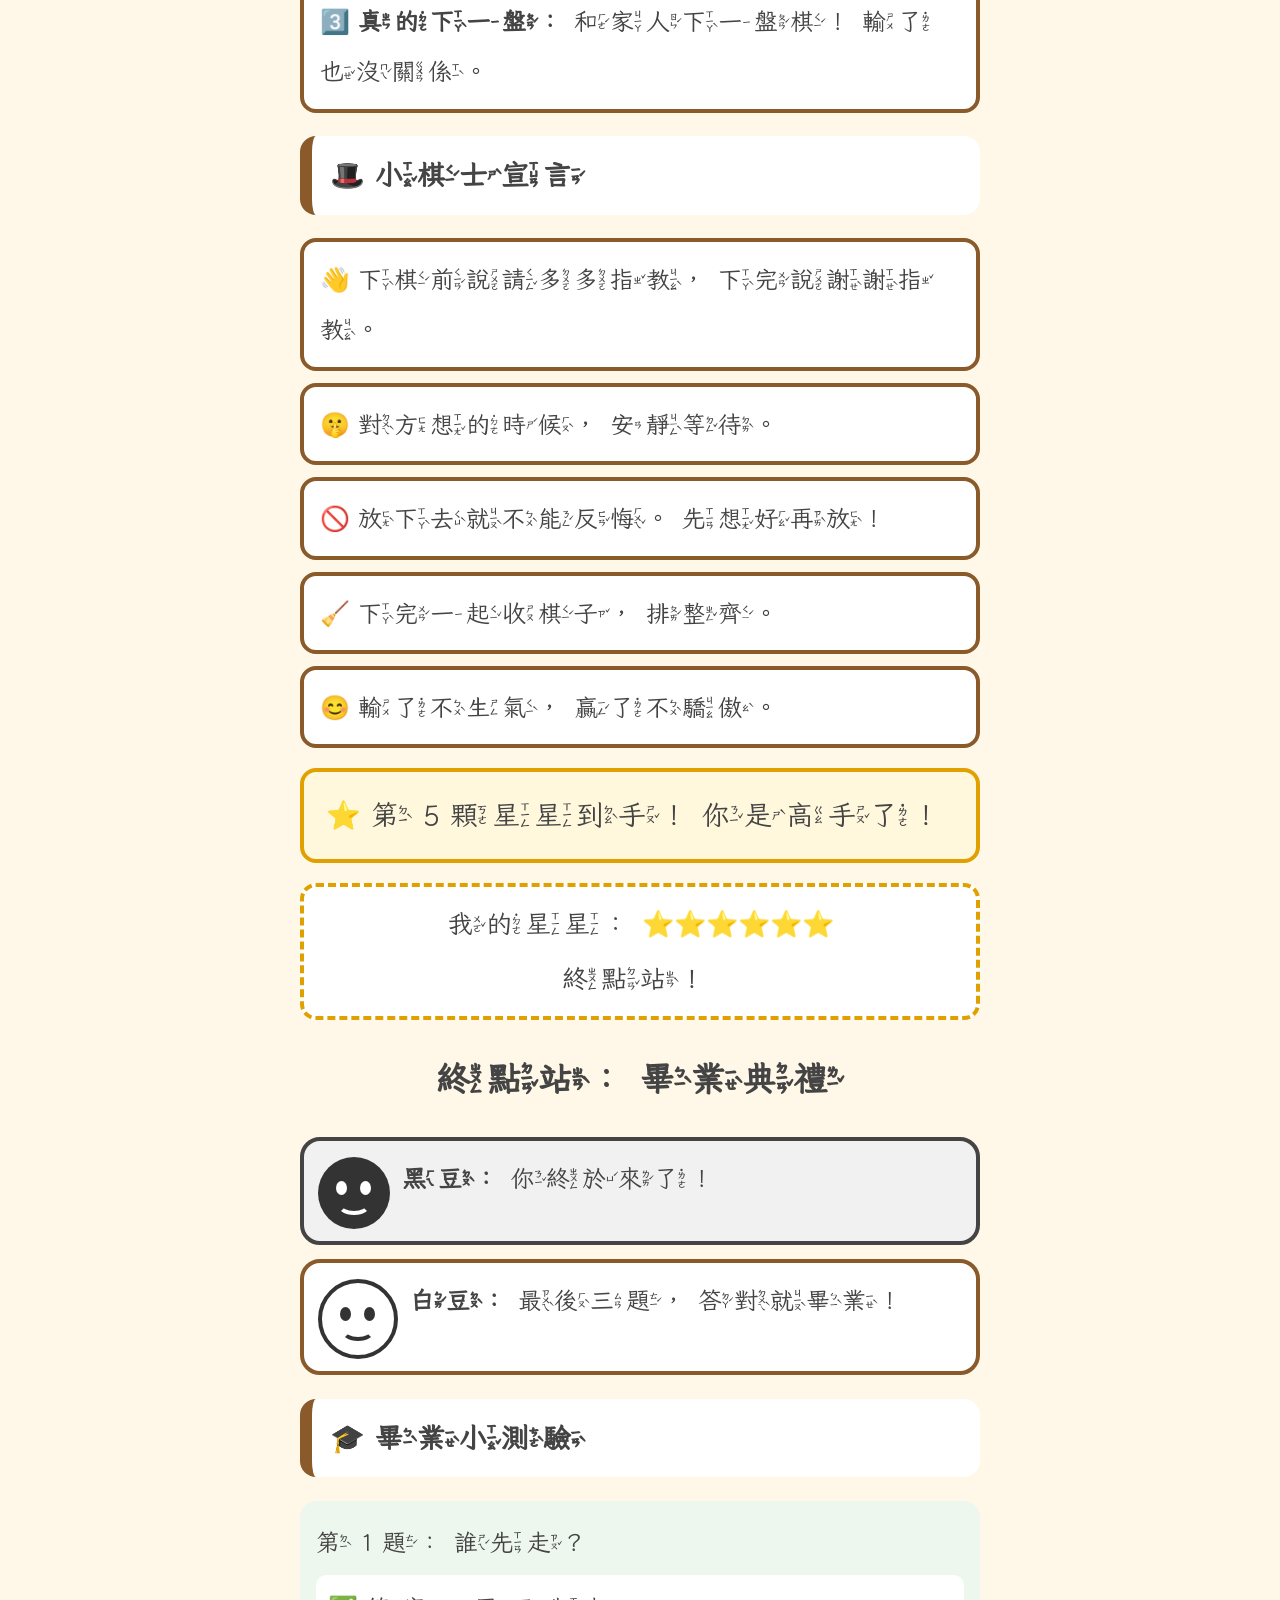
<file: gomoku-kids/print.html>
<!DOCTYPE html>
<html lang="zh-Hant">
<head>
<meta charset="UTF-8">
<meta name="viewport" content="width=device-width, initial-scale=1.0">
<title>黑豆白豆大冒險｜完整列印版</title>
<link rel="stylesheet" href="../assets/kids-font.css">
<link rel="stylesheet" href="../assets/kids-story.css">
<style>
@page { size: A4; margin: 15mm; }
@media print {
  .printbar { display: none; }
  body { background: #fff; font-size: 18px; line-height: 1.9; max-width: none; padding: 0; }
  .lesson { page-break-before: always; }
  h1, h2 { break-after: avoid; }
  p { orphans: 3; widows: 3; }
  .board, .quiz, .rule, .step, .do, .move, .tip, .toc, .answer, .dlg, .progress, .star-get, .forparent { break-inside: avoid; }
  .board + p { break-before: avoid; }
  .board { width: 320px; -webkit-print-color-adjust: exact; print-color-adjust: exact; }
  .lesson.boss .board { width: 280px; }
  .stone, .star, .stone.black, .stone.white, .hint, .tip, .quiz, .rule, .step, .do, .move, .answer, .dlg, .bean, .progress, .star-get { -webkit-print-color-adjust: exact; print-color-adjust: exact; }
}
</style>
</head>
<body>

<div class="printbar">🖨️ 這是完整列印版，答案已附在每題下方，按下按鈕即可列印或存成 PDF<br><button onclick="window.print()">列印 / 存成 PDF</button></div>

<div class="cover">
<h1>⭐ 黑豆白豆大冒險 ⭐</h1>
<p class="caption" style="font-size:26px">五子棋闖關之旅<br>集滿六顆星星，再挑戰隱藏大魔王！</p>
<div class="dlg black">
<span class="bean bk"><span class="eye"></span><span class="mouth"></span></span>
<p><b>黑豆：</b>我是黑豆！跟我一起去冒險吧！</p>
</div>
<div class="dlg white">
<span class="bean wh"><span class="eye"></span><span class="mouth"></span></span>
<p><b>白豆：</b>我是白豆。慢慢來，你一定做得到。</p>
</div>
<div class="tip">🎒 <b>準備東西：</b>一副五子棋。沒有也沒關係，先看圖學也可以！</div>
<div class="forparent">👨👩 給爸爸媽媽：前兩關陪孩子讀一遍，後面他就可以自己闖關了。</div>
<div class="toc">
<b>冒險地圖</b>
<ol>
<li>糖果棋盤廣場：認識棋盤和棋子</li>
<li>五顆星星開門：規則和輸贏</li>
<li>示範賽：看黑豆白豆比賽</li>
<li>守門員大作戰：快擋住門口</li>
<li>高手挑戰區：祕密通道＋小棋士禮儀</li>
<li>終點站：小測驗＋著色＋畢業徽章</li>
<li>第 7 關（隱藏關）：大魔王的考驗</li>
</ol>
</div>
<div class="tip">⭐ <b>星星收集卡：</b>每過一關，把一顆星星塗滿吧！<br><span style="font-size:44px">☆☆☆☆☆☆</span></div>
</div>

<div class="lesson">
<div class="progress">我的星星：⭐☆☆☆☆☆<br>我在第 1 關</div>
<h1>第 1 關：糖果棋盤廣場</h1>
<div class="dlg black">
<span class="bean bk"><span class="eye"></span><span class="mouth"></span></span>
<p><b>黑豆：</b>歡迎來到糖果廣場！這裡就是五子棋盤。</p>
</div>
<div class="dlg white">
<span class="bean wh"><span class="eye"></span><span class="mouth"></span></span>
<p><b>白豆：</b>你看，地上有好多線線。</p>
</div>
<h2>🍬 廣場有多大？</h2>
<p>直直的線，有十五條。<br>
橫橫的線，有十五條。<br>
線和線交叉，變出好多好多點點！</p>
<div class="board">
<span class="star" style="left:25%;top:25%"></span>
<span class="star" style="left:75%;top:25%"></span>
<span class="star" style="left:25%;top:75%"></span>
<span class="star" style="left:75%;top:75%"></span>
<span class="star" style="left:50%;top:50%"></span>
<span class="tag" style="left:50%;top:50%">天元（正中間）</span>
</div>
<h2>⭐ 小星星指路</h2>
<p>廣場上有五顆小星星。<br>
最中間那一顆，叫做<b>天元</b>。<br>
是藏寶的地方！第一顆棋子，常常放在這裡。</p>
<h2>⚫⚪ 黑豆和白豆出場</h2>
<p>用食指和中指，輕輕夾住棋子。<br>
像拿小餅乾，不要用丟的喔。<br>
放在交叉點上，輕輕放下去。</p>
<div class="board">
<span class="star" style="left:25%;top:25%"></span>
<span class="star" style="left:75%;top:25%"></span>
<span class="star" style="left:25%;top:75%"></span>
<span class="star" style="left:75%;top:75%"></span>
<span class="star" style="left:50%;top:50%"></span>
<span class="stone black" style="left:50%;top:50%"></span>
<span class="stone white" style="left:57.14%;top:50%"></span>
</div>
<p class="caption">黑豆站在天元，白豆站在旁邊。</p>
<div class="quiz">✏️ <b>小問題：</b>棋子住在哪裡？<br>Ａ 格子裡 Ｂ 交叉點上
<p class="answer">✅ 答案：Ｂ！住在交叉點上。</p>
</div>
<div class="star-get">⭐ 第 1 顆星星到手！</div>
</div>

<div class="lesson">
<div class="progress">我的星星：⭐⭐☆☆☆☆<br>我在第 2 關</div>
<h1>第 2 關：五顆星星開門</h1>
<div class="dlg black">
<span class="bean bk"><span class="eye"></span><span class="mouth"></span></span>
<p><b>黑豆：</b>前面有一扇大門！要五顆星星才打得開。</p>
</div>
<div class="dlg white">
<span class="bean wh"><span class="eye"></span><span class="mouth"></span></span>
<p><b>白豆：</b>別急，我們一顆一顆集。</p>
</div>
<div class="rule">📌 <b>黑豆先走！</b><br>猜拳決定誰當黑豆。黑一顆，白一顆，輪流走。</div>
<div class="rule">📌 <b>站在交叉點上。</b><br>放下去，就不能搬家了。</div>
<div class="rule">📌 <b>連成五顆就贏！</b><br>橫的直的斜的，都可以。</div>
<h2>➡️ 第一條線：橫橫隊</h2>
<p>黑豆橫橫排成五顆，開門！</p>
<div class="board">
<span class="star" style="left:25%;top:25%"></span><span class="star" style="left:75%;top:25%"></span>
<span class="star" style="left:25%;top:75%"></span><span class="star" style="left:75%;top:75%"></span>
<span class="star" style="left:50%;top:50%"></span>
<span class="stone black" style="left:28.57%;top:50%"></span><span class="stone black" style="left:35.71%;top:50%"></span>
<span class="stone black" style="left:42.86%;top:50%"></span><span class="stone black" style="left:50%;top:50%"></span>
<span class="stone black" style="left:57.14%;top:50%"></span>
<span class="stone white" style="left:35.71%;top:42.86%"></span><span class="stone white" style="left:42.86%;top:57.14%"></span>
</div>
<h2>⬇️ 第二條線：直直隊</h2>
<p>白豆直直排成五顆，開門！</p>
<div class="board">
<span class="star" style="left:25%;top:25%"></span><span class="star" style="left:75%;top:25%"></span>
<span class="star" style="left:25%;top:75%"></span><span class="star" style="left:75%;top:75%"></span>
<span class="star" style="left:50%;top:50%"></span>
<span class="stone white" style="left:50%;top:28.57%"></span><span class="stone white" style="left:50%;top:35.71%"></span>
<span class="stone white" style="left:50%;top:42.86%"></span><span class="stone white" style="left:50%;top:50%"></span>
<span class="stone white" style="left:50%;top:57.14%"></span>
<span class="stone black" style="left:42.86%;top:42.86%"></span><span class="stone black" style="left:57.14%;top:50%"></span>
</div>
<h2>↘️ 第三條線：斜斜隊</h2>
<p>黑豆斜斜排成五顆，開門！</p>
<div class="board">
<span class="star" style="left:25%;top:25%"></span><span class="star" style="left:75%;top:25%"></span>
<span class="star" style="left:25%;top:75%"></span><span class="star" style="left:75%;top:75%"></span>
<span class="star" style="left:50%;top:50%"></span>
<span class="stone black" style="left:35.71%;top:35.71%"></span><span class="stone black" style="left:42.86%;top:42.86%"></span>
<span class="stone black" style="left:50%;top:50%"></span><span class="stone black" style="left:57.14%;top:57.14%"></span>
<span class="stone black" style="left:64.29%;top:64.29%"></span>
<span class="stone white" style="left:42.86%;top:57.14%"></span><span class="stone white" style="left:57.14%;top:42.86%"></span>
</div>
<h2>🤝 住滿了怎麼辦？</h2>
<p>都住滿了，還沒人連成五顆。<br>
就牽牽手，說你好棒！<br>
這叫<b>平手</b>。</p>
<div class="quiz">✏️ <b>小問題：</b>小明四顆，小美五顆，誰贏？
<p class="answer">✅ 答案：小美！五顆才開門。</p>
</div>
<div class="star-get">⭐ 第 2 顆星星到手！</div>
</div>

<div class="lesson">
<div class="progress">我的星星：⭐⭐⭐☆☆☆<br>我在第 3 關</div>
<h1>第 3 關：示範賽</h1>
<div class="dlg black">
<span class="bean bk"><span class="eye"></span><span class="mouth"></span></span>
<p><b>黑豆：</b>看我下一盤厲害的！</p>
</div>
<div class="dlg white">
<span class="bean wh"><span class="eye"></span><span class="mouth"></span></span>
<p><b>白豆：</b>慢慢來，先想一想。</p>
</div>
<h2>👣 下棋三步驟</h2>
<div class="step">🧠 <b>第 1 步：想一想。</b><br>看看棋盤。要連哪一條線？對方快連起來了嗎？</div>
<div class="step">🤏 <b>第 2 步：輕輕放。</b><br>放在交叉點上。放下去就不能換了，先想好！</div>
<div class="step">🔄 <b>第 3 步：換你了。</b><br>說一聲換你了。輪流走，一次一顆。</div>
<h2>🎬 黑豆和白豆比賽</h2>
<p>黑豆一直走橫線。白豆忘記擋了。<br>
數字是走的順序，你跟著數數看！</p>
<div class="board">
<span class="star" style="left:25%;top:25%"></span><span class="star" style="left:75%;top:25%"></span>
<span class="star" style="left:25%;top:75%"></span><span class="star" style="left:75%;top:75%"></span>
<span class="star" style="left:50%;top:50%"></span>
<span class="stone black" style="left:35.71%;top:50%">1</span>
<span class="stone white" style="left:35.71%;top:42.86%">2</span>
<span class="stone black" style="left:42.86%;top:50%">3</span>
<span class="stone white" style="left:42.86%;top:42.86%">4</span>
<span class="stone black" style="left:50%;top:50%">5</span>
<span class="stone white" style="left:50%;top:42.86%">6</span>
<span class="stone black" style="left:57.14%;top:50%">7</span>
<span class="stone white" style="left:57.14%;top:42.86%">8</span>
<span class="stone black" style="left:64.29%;top:50%">9</span>
</div>
<p class="caption">第 9 手，黑豆連成五顆！<br>白豆應該在第 8 手擋住的，你看出來了嗎？</p>
<div class="quiz">✏️ <b>猜猜誰贏：</b>白豆五顆，黑豆四顆，誰贏？
<p class="answer">✅ 答案：白豆贏！五顆才開門。</p>
</div>
<div class="star-get">⭐ 第 3 顆星星到手！</div>
</div>

<div class="lesson">
<div class="progress">我的星星：⭐⭐⭐⭐☆☆<br>我在第 4 關</div>
<h1>第 4 關：守門員大作戰</h1>
<div class="dlg white">
<span class="bean wh"><span class="eye"></span><span class="mouth"></span></span>
<p><b>白豆：</b>不好了！黑豆的好朋友手牽手，要衝進門了！</p>
</div>
<div class="dlg black">
<span class="bean bk"><span class="eye"></span><span class="mouth"></span></span>
<p><b>黑豆：</b>哈哈，我要得分了！</p>
</div>
<h2>🤝 三個好朋友手牽手</h2>
<p>黑豆連成三顆。左右兩邊都是空的。<br>
下一手就會變四顆，好危險！</p>
<div class="board">
<span class="star" style="left:25%;top:25%"></span><span class="star" style="left:75%;top:25%"></span>
<span class="star" style="left:25%;top:75%"></span><span class="star" style="left:75%;top:75%"></span>
<span class="star" style="left:50%;top:50%"></span>
<span class="stone black" style="left:42.86%;top:50%"></span>
<span class="stone black" style="left:50%;top:50%"></span>
<span class="stone black" style="left:57.14%;top:50%"></span>
<span class="hint" style="left:35.71%;top:50%"></span>
<span class="hint" style="left:64.29%;top:50%"></span>
<span class="stone white" style="left:42.86%;top:42.86%"></span>
<span class="stone white" style="left:57.14%;top:57.14%"></span>
</div>
<p class="caption">紅色圈圈是門口。白豆只能擋一邊。</p>
<h2>🛡️ 白豆守門</h2>
<div class="move">🛡️ <b>看到三個好朋友，馬上站在門口！</b><br>
不要只顧自己走。<br>
<b>守門比得分重要！</b></div>
<div class="quiz">✏️ <b>小問題：</b>對方三顆手牽手，輪到你了，先做什麼？
<p class="answer">✅ 答案：站在門口擋住！別讓它變四顆。</p>
</div>
<div class="star-get">⭐ 第 4 顆星星到手！</div>
</div>

<div class="lesson">
<div class="progress">我的星星：⭐⭐⭐⭐⭐☆<br>我在第 5 關</div>
<h1>第 5 關：高手挑戰區</h1>
<div class="dlg black">
<span class="bean bk"><span class="eye"></span><span class="mouth"></span></span>
<p><b>黑豆：</b>我有兩條祕密通道，你擋不住！</p>
</div>
<div class="dlg white">
<span class="bean wh"><span class="eye"></span><span class="mouth"></span></span>
<p><b>白豆：</b>什麼？兩條？我只有一個人……</p>
</div>
<h2>🌟 兩條祕密通道（高手題）</h2>
<p>黑豆同時走了兩條路。<br>
橫的一條，斜的一條。<br>
白豆只能擋一邊，另一邊就得分了！<br>
這就叫<b>雙三</b>，是高手的招式！</p>
<div class="board">
<span class="star" style="left:25%;top:25%"></span><span class="star" style="left:75%;top:25%"></span>
<span class="star" style="left:25%;top:75%"></span><span class="star" style="left:75%;top:75%"></span>
<span class="star" style="left:50%;top:50%"></span>
<span class="stone black" style="left:50%;top:50%"></span>
<span class="stone black" style="left:57.14%;top:50%"></span>
<span class="stone black" style="left:42.86%;top:50%"></span>
<span class="stone black" style="left:57.14%;top:57.14%"></span>
<span class="stone black" style="left:64.29%;top:64.29%"></span>
<span class="stone white" style="left:50%;top:42.86%"></span>
<span class="stone white" style="left:42.86%;top:57.14%"></span>
</div>
<p class="caption">中間那顆黑豆，兩條路都有它！</p>
<h2>🏋️ 自己練習</h2>
<div class="do">1️⃣ <b>排隊遊戲：</b>擺出橫的、直的、斜的五顆各一次。</div>
<div class="do">2️⃣ <b>守門遊戲：</b>請家人擺三個好朋友，練習找門口。</div>
<div class="do">3️⃣ <b>真的下一盤：</b>和家人下一盤棋！輸了也沒關係。</div>
<h2>🎩 小棋士宣言</h2>
<div class="do">👋 下棋前說請多多指教，下完說謝謝指教。</div>
<div class="do">🤫 對方想的時候，安靜等待。</div>
<div class="do">🚫 放下去就不能反悔。先想好再放！</div>
<div class="do">🧹 下完一起收棋子，排整齊。</div>
<div class="do">😊 輸了不生氣，贏了不驕傲。</div>
<div class="star-get">⭐ 第 5 顆星星到手！你是高手了！</div>
</div>

<div class="lesson">
<div class="progress">我的星星：⭐⭐⭐⭐⭐⭐<br>終點站！</div>
<h1>終點站：畢業典禮</h1>
<div class="dlg black">
<span class="bean bk"><span class="eye"></span><span class="mouth"></span></span>
<p><b>黑豆：</b>你終於來了！</p>
</div>
<div class="dlg white">
<span class="bean wh"><span class="eye"></span><span class="mouth"></span></span>
<p><b>白豆：</b>最後三題，答對就畢業！</p>
</div>
<h2>🎓 畢業小測驗</h2>
<div class="quiz">第 1 題：誰先走？
<p class="answer">✅ 答案：黑豆先走！</p>
</div>
<div class="quiz">第 2 題：棋子住在哪裡？
<p class="answer">✅ 答案：交叉點上！</p>
</div>
<div class="quiz">第 3 題：對方三個好朋友手牽手，你怎麼辦？
<p class="answer">✅ 答案：站在門口擋住！</p>
</div>
<h2>🎨 著色任務</h2>
<p>印出來，用彩色筆塗顏色！<br>
黑豆塗黑黑，白豆塗你喜歡的顏色。<br>
棋盤也塗上你喜歡的顏色吧！</p>
<div class="colorrow">
<span class="bean bk big"><span class="eye"></span><span class="mouth"></span></span>
<span class="bean wh big"><span class="eye"></span><span class="mouth"></span></span>
</div>
<div class="board">
<span class="star" style="left:25%;top:25%"></span>
<span class="star" style="left:75%;top:25%"></span>
<span class="star" style="left:25%;top:75%"></span>
<span class="star" style="left:75%;top:75%"></span>
<span class="star" style="left:50%;top:50%"></span>
</div>
<div class="badge">🏆</div>
<p class="badge-name"><b>你是五子棋小棋士！</b><br>把這份教材送給朋友，一起來玩吧！</p>
</div>

<div class="lesson boss">
<div class="progress">我的星星：⭐⭐⭐⭐⭐⭐<br>隱藏關：大魔王的考驗！</div>
<h1>第 7 關：大魔王的考驗</h1>
<div class="dlg black">
<span class="bean bk"><span class="eye"></span><span class="mouth"></span></span>
<p><b>黑豆：</b>畢業了嗎？大魔王在等你！</p>
</div>
<div class="dlg white">
<span class="bean wh"><span class="eye"></span><span class="mouth"></span></span>
<p><b>白豆：</b>學會這三招，就能打敗它。</p>
</div>
<h2>🚪 活四：兩邊門都開著</h2>
<p>黑豆排成四顆。兩邊的門都開著。<br>
這叫<b>活四</b>。輪到你，就走進門。<br>
下一手，五顆開門！</p>
<div class="board">
<span class="star" style="left:25%;top:25%"></span><span class="star" style="left:75%;top:25%"></span>
<span class="star" style="left:25%;top:75%"></span><span class="star" style="left:75%;top:75%"></span>
<span class="star" style="left:50%;top:50%"></span>
<span class="stone black" style="left:42.86%;top:50%"></span>
<span class="stone black" style="left:50%;top:50%"></span>
<span class="stone black" style="left:57.14%;top:50%"></span>
<span class="stone black" style="left:64.29%;top:50%"></span>
<span class="hint" style="left:35.71%;top:50%"></span>
<span class="hint" style="left:71.43%;top:50%"></span>
<span class="stone white" style="left:42.86%;top:42.86%"></span>
<span class="stone white" style="left:57.14%;top:57.14%"></span>
</div>
<p class="caption">走左邊或右邊，下一手都贏！白豆擋不住兩邊。</p>
<h2>🧱 衝四：一邊被堵住了</h2>
<p>白豆堵住一邊。只剩一個門。<br>
這叫<b>衝四</b>。走進去，還是得分！</p>
<div class="board">
<span class="star" style="left:25%;top:25%"></span><span class="star" style="left:75%;top:25%"></span>
<span class="star" style="left:25%;top:75%"></span><span class="star" style="left:75%;top:75%"></span>
<span class="star" style="left:50%;top:50%"></span>
<span class="stone white" style="left:35.71%;top:50%"></span>
<span class="stone black" style="left:42.86%;top:50%"></span>
<span class="stone black" style="left:50%;top:50%"></span>
<span class="stone black" style="left:57.14%;top:50%"></span>
<span class="stone black" style="left:64.29%;top:50%"></span>
<span class="hint" style="left:71.43%;top:50%"></span>
<span class="stone white" style="left:50%;top:57.14%"></span>
</div>
<p class="caption">左邊被堵住了。但右邊走下去，還是得分！</p>
<h2>⚔️ 四三：兩邊同時進攻</h2>
<p>一邊排了四顆，一邊三個好朋友。<br>
白豆只有一個人。擋了這邊，那邊就得分！<br>
這叫<b>四三</b>，是大魔王最怕的招式！</p>
<div class="board">
<span class="star" style="left:25%;top:25%"></span><span class="star" style="left:75%;top:25%"></span>
<span class="star" style="left:25%;top:75%"></span><span class="star" style="left:75%;top:75%"></span>
<span class="star" style="left:50%;top:50%"></span>
<span class="stone black" style="left:42.86%;top:50%"></span>
<span class="stone black" style="left:50%;top:50%"></span>
<span class="stone black" style="left:57.14%;top:50%"></span>
<span class="stone black" style="left:64.29%;top:50%"></span>
<span class="stone black" style="left:57.14%;top:57.14%"></span>
<span class="stone black" style="left:64.29%;top:64.29%"></span>
<span class="hint" style="left:71.43%;top:50%"></span>
<span class="hint" style="left:71.43%;top:71.43%"></span>
<span class="stone white" style="left:42.86%;top:42.86%"></span>
<span class="stone white" style="left:35.71%;top:50%"></span>
</div>
<p class="caption">中間的黑豆，兩條路都有它！白豆只能擋一邊。</p>
<h2>👹 大魔王實戰</h2>
<p>大魔王擺了這個局面。黑豆走，你來指揮！<br>
走哪裡最厲害？</p>
<div class="board">
<span class="star" style="left:25%;top:25%"></span><span class="star" style="left:75%;top:25%"></span>
<span class="star" style="left:25%;top:75%"></span><span class="star" style="left:75%;top:75%"></span>
<span class="star" style="left:50%;top:50%"></span>
<span class="stone black" style="left:42.86%;top:50%"></span>
<span class="stone black" style="left:50%;top:50%"></span>
<span class="stone black" style="left:57.14%;top:50%"></span>
<span class="stone white" style="left:35.71%;top:57.14%"></span>
<span class="stone white" style="left:64.29%;top:42.86%"></span>
</div>
<div class="quiz">✏️ <b>指揮官時間：</b>黑豆走哪裡，下一手就贏？
<p class="answer">✅ 答案：走右邊門口，變成活四！白豆擋左邊，黑豆走右邊，五顆開門！</p>
</div>
<div class="board">
<span class="star" style="left:25%;top:25%"></span><span class="star" style="left:75%;top:25%"></span>
<span class="star" style="left:25%;top:75%"></span><span class="star" style="left:75%;top:75%"></span>
<span class="star" style="left:50%;top:50%"></span>
<span class="stone black" style="left:42.86%;top:50%"></span>
<span class="stone black" style="left:50%;top:50%"></span>
<span class="stone black" style="left:57.14%;top:50%"></span>
<span class="stone black" style="left:64.29%;top:50%"></span>
<span class="stone white" style="left:35.71%;top:57.14%"></span>
<span class="stone white" style="left:64.29%;top:42.86%"></span>
</div>
<p class="caption">看！黑豆走進右邊門口，變成活四了！</p>
<div class="star-get">🌟 隱藏星星到手！大魔王也被你打敗了，你是五子棋大王！</div>
</div>

</body>
</html>
</file>
<file: assets/kids-font.css>
/* 兒童中文 HTML 共用字型：注音芫荽 BpmfIansui
 * 用法：在 HTML <head> 加上：
 *   <link rel="stylesheet" href="assets/kids-font.css">
 * 若 HTML 不在 teach-me/ 根目錄，請調整 href 指向此檔。
 * 來源：google/fonts ofl/bpmfiansui（上游 ButTaiwan/bpmfvs），授權見 ../fonts/OFL.txt
 */

@font-face {
  font-family: "BpmfIansui";
  src: url("../fonts/BpmfIansui-Regular.ttf") format("truetype");
  font-weight: 400;
  font-style: normal;
  font-display: swap;
}

body, h1, h2, h3, h4, h5, h6, p, div, span, li, a, td, th {
  font-family: "BpmfIansui", "Noto Sans TC", "PingFang TC", "Microsoft JhengHei", sans-serif;
}

/* 程式碼保持等寬字型，不套用兒童字型 */
code, pre, kbd, samp {
  font-family: ui-monospace, "Cascadia Code", Consolas, monospace;
}
</file>
<file: assets/kids-story.css>
/* 黑豆白豆大冒險共用樣式（螢幕版）
 * 搭配 ../assets/kids-font.css 使用（字型），這裡管大小、顏色、角色、棋盤。
 */

body { max-width: 680px; margin: 0 auto; padding: 24px 16px 80px; line-height: 2.1; font-size: 24px; background: #fff7e8; color: #444; }
h1 { font-size: 34px; text-align: center; }
h2 { font-size: 28px; background: #fff; border-radius: 16px; padding: 10px 18px; border-left: 12px solid #8a5a2b; }
nav { display: flex; justify-content: space-between; gap: 8px; margin-top: 40px; }
nav a { font-size: 22px; border: 3px solid #8a5a2b; border-radius: 14px; padding: 12px 18px; text-decoration: none; color: #8a5a2b; background: #fff; }

/* 集星進度條 */
.progress { text-align: center; font-size: 26px; background: #fff; border: 4px dashed #e0a100; border-radius: 16px; padding: 10px; margin: 16px 0; }
.star-get { text-align: center; font-size: 28px; background: #fff8dd; border: 4px solid #e0a100; border-radius: 16px; padding: 14px; margin: 20px 0; }

/* 角色對話 */
.dlg { display: flex; gap: 12px; align-items: flex-start; background: #fff; border: 4px solid #8a5a2b; border-radius: 20px; padding: 12px 14px; margin: 14px 0; }
.dlg.black { border-color: #444; background: #f1f1f1; }
.dlg.white { border-color: #8a5a2b; background: #fff; }
.dlg p { margin: 0; }
.bean { width: 72px; height: 72px; border-radius: 50%; position: relative; flex: none; margin-top: 4px; }
.bean.bk { background: #333; }
.bean.wh { background: #fff; border: 4px solid #333; }
.bean .eye { position: absolute; top: 24px; left: 18px; width: 11px; height: 14px; background: #fff; border-radius: 50%; box-shadow: 24px 0 0 #fff; }
.bean.wh .eye { background: #333; box-shadow: 24px 0 0 #333; }
.bean .mouth { position: absolute; left: 50%; bottom: 14px; transform: translateX(-50%); width: 26px; height: 14px; border: 4px solid transparent; border-bottom-color: #fff; border-radius: 50%; }
.bean.wh .mouth { border-bottom-color: #333; }
/* 著色用大臉 */
.bean.big { width: 130px; height: 130px; margin: 8px; }
.bean.big .eye { top: 44px; left: 32px; width: 16px; height: 20px; box-shadow: 42px 0 0 #333; }
.bean.big .mouth { width: 46px; height: 24px; bottom: 24px; }

/* 知識卡片 */
.tip { background: #eef7ee; border-radius: 16px; padding: 16px; margin: 14px 0; }
.rule, .step, .do { background: #fff; border: 4px solid #8a5a2b; border-radius: 16px; padding: 12px 16px; margin: 12px 0; }
.move { background: #fff; border: 4px solid #d00; border-radius: 16px; padding: 12px 16px; margin: 12px 0; }
.quiz { background: #eef7ee; border-radius: 16px; padding: 16px; margin-top: 16px; }
.answer { background: #fff; border-radius: 10px; padding: 8px 12px; margin-top: 8px; }
.card { display: block; border: 4px solid #8a5a2b; border-radius: 16px; padding: 16px; background: #fff; text-decoration: none; color: #444; }
.card b { font-size: 26px; }
.num { display: inline-block; width: 42px; height: 42px; line-height: 42px; text-align: center; background: #8a5a2b; color: #fff; border-radius: 50%; margin-right: 8px; font-size: 24px; }
.forparent { background: #f0e8ff; border-radius: 16px; padding: 16px; margin: 14px 0; font-size: 20px; }
.toc { background: #fff; border: 4px solid #8a5a2b; border-radius: 16px; padding: 12px 22px; }

/* 棋盤 */
.board { position: relative; width: min(92vw, 440px); aspect-ratio: 1; margin: 16px auto; background: #f5c86e; border: 5px solid #8a5a2b; border-radius: 12px;
background-image: linear-gradient(#8a5a2b 1.5px, transparent 1.5px), linear-gradient(90deg, #8a5a2b 1.5px, transparent 1.5px);
background-size: calc(100%/14) calc(100%/14); background-position: center; }
.star { position: absolute; width: 12px; height: 12px; background: #5a3a1a; border-radius: 50%; transform: translate(-50%,-50%); }
.tag { position: absolute; transform: translate(-50%,-130%); background: #fff; border: 2px solid #8a5a2b; border-radius: 8px; padding: 0 8px; font-size: 16px; white-space: nowrap; }
.stone { position: absolute; width: calc(100%/15*0.86); height: calc(100%/15*0.86); border-radius: 50%; transform: translate(-50%,-50%); font-size: 16px; line-height: 1; display: flex; align-items: center; justify-content: center; }
.stone.black { background: #222; color: #fff; }
.stone.white { background: #fff; border: 2px solid #333; color: #333; }
.hint { position: absolute; width: calc(100%/15*0.86); height: calc(100%/15*0.86); border-radius: 50%; transform: translate(-50%,-50%); border: 3px dashed #d00; }
.badge { text-align: center; font-size: 72px; margin: 16px 0 0; }
.badge-name { text-align: center; font-size: 28px; }
.caption { text-align: center; }
.printbar { position: sticky; top: 0; background: #8a5a2b; color: #fff; border-radius: 14px; padding: 12px 16px; text-align: center; margin-bottom: 16px; font-size: 20px; }
.printbar button { font-size: 22px; padding: 8px 24px; border-radius: 10px; border: none; background: #fff; color: #8a5a2b; cursor: pointer; font-family: inherit; }
.colorrow { display: flex; justify-content: center; gap: 8px; flex-wrap: wrap; margin: 12px 0; }
</file>
